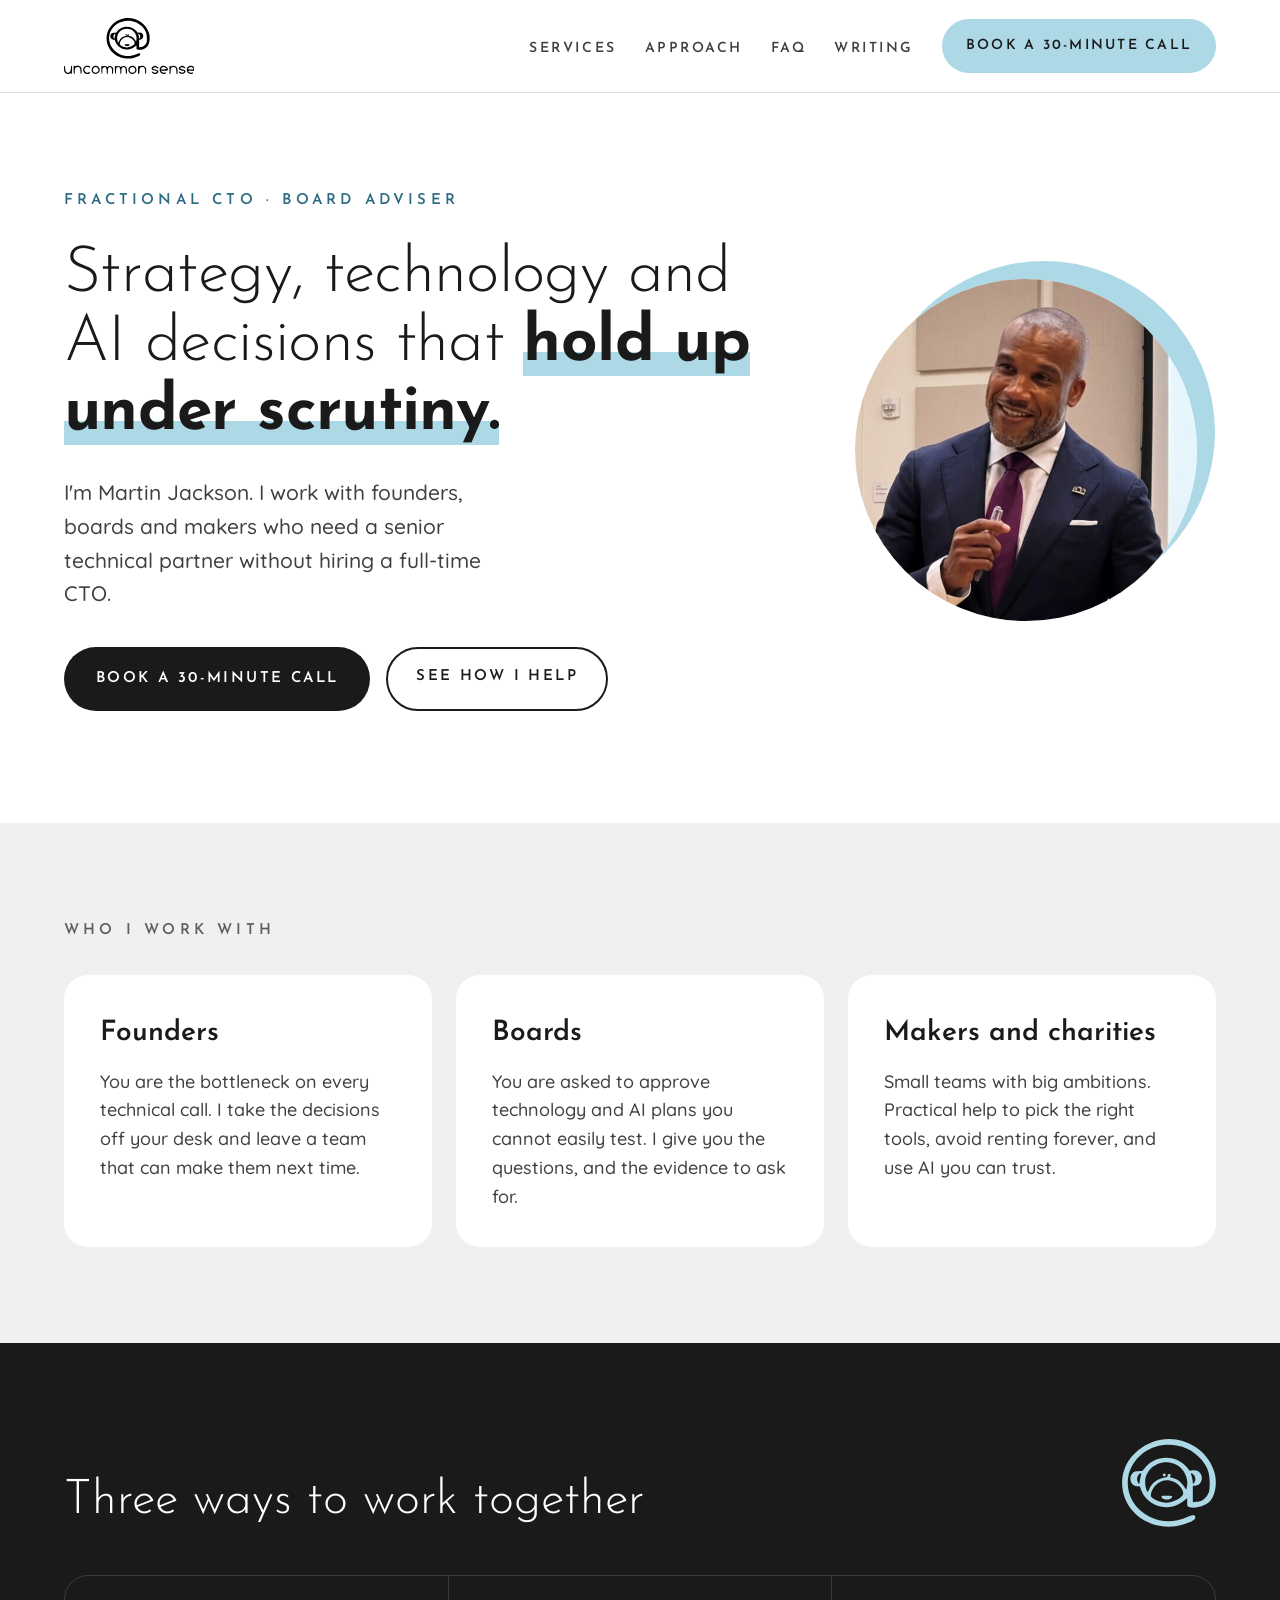
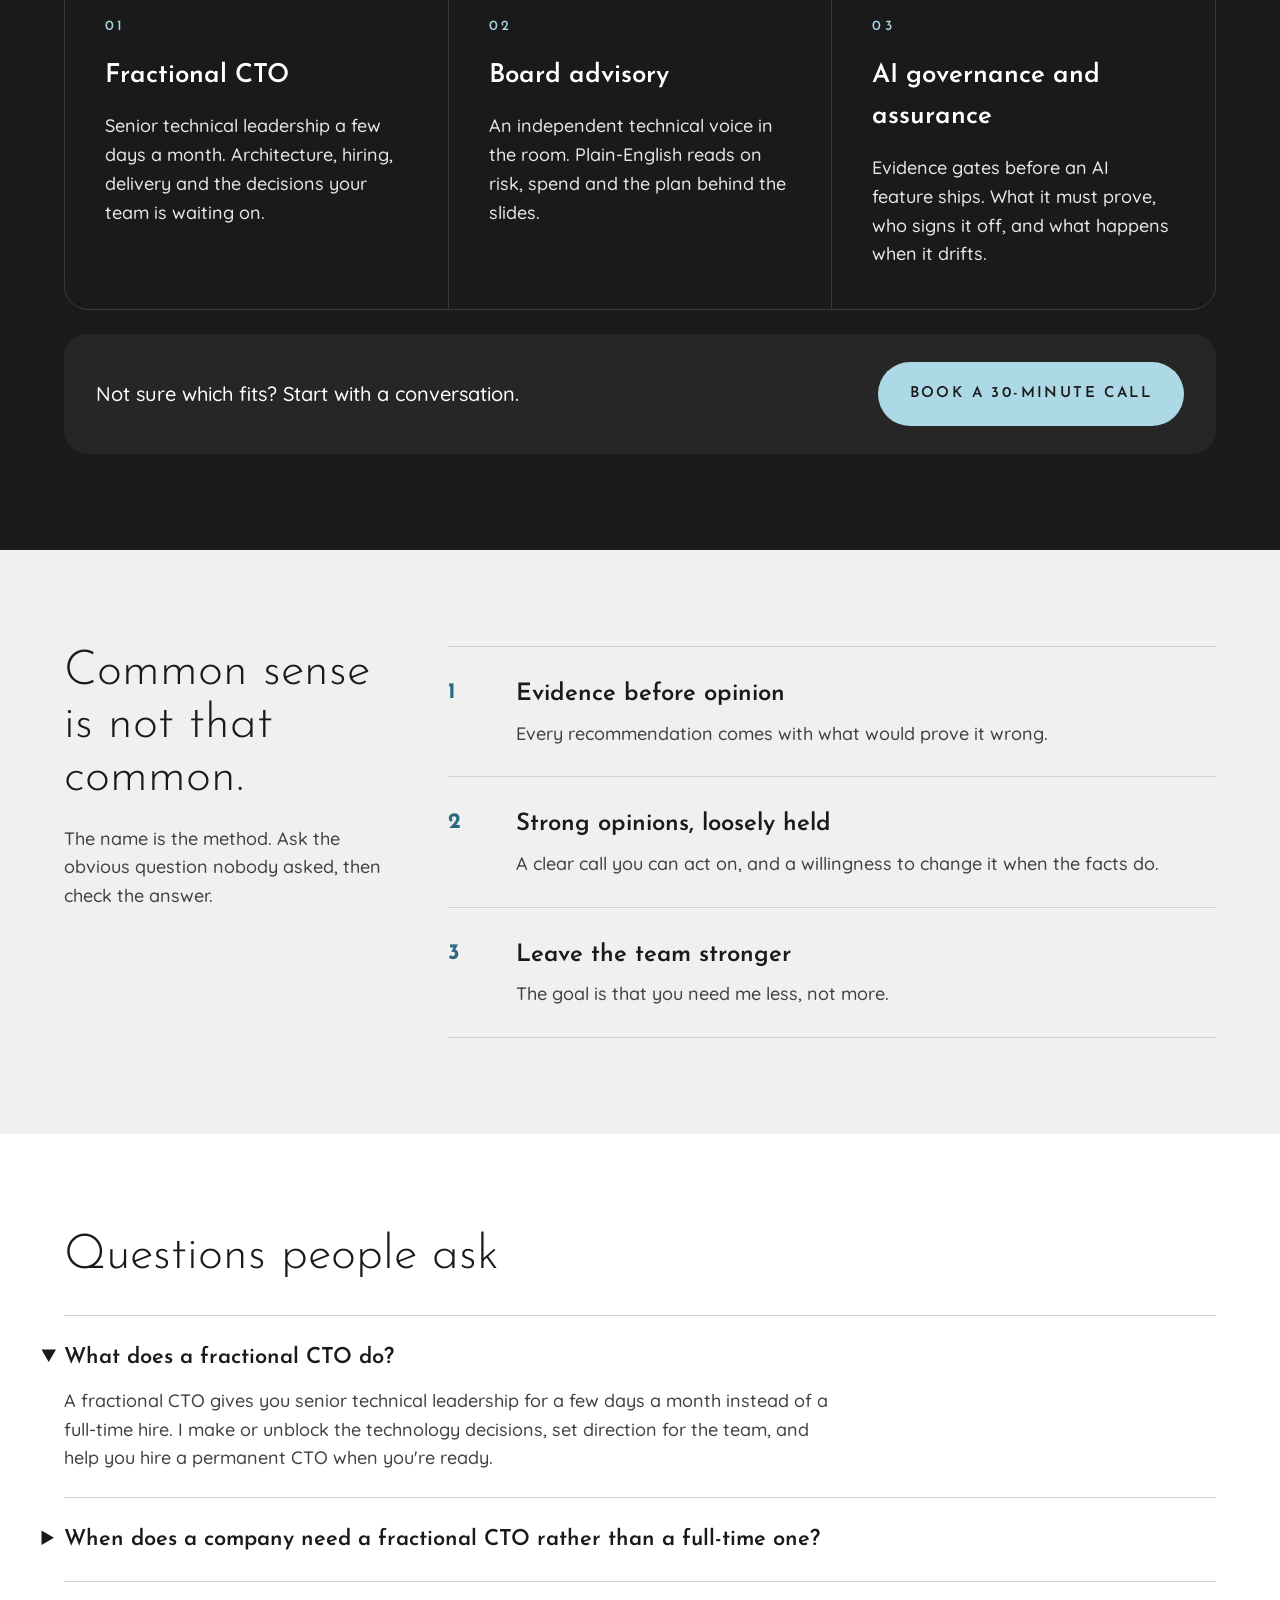
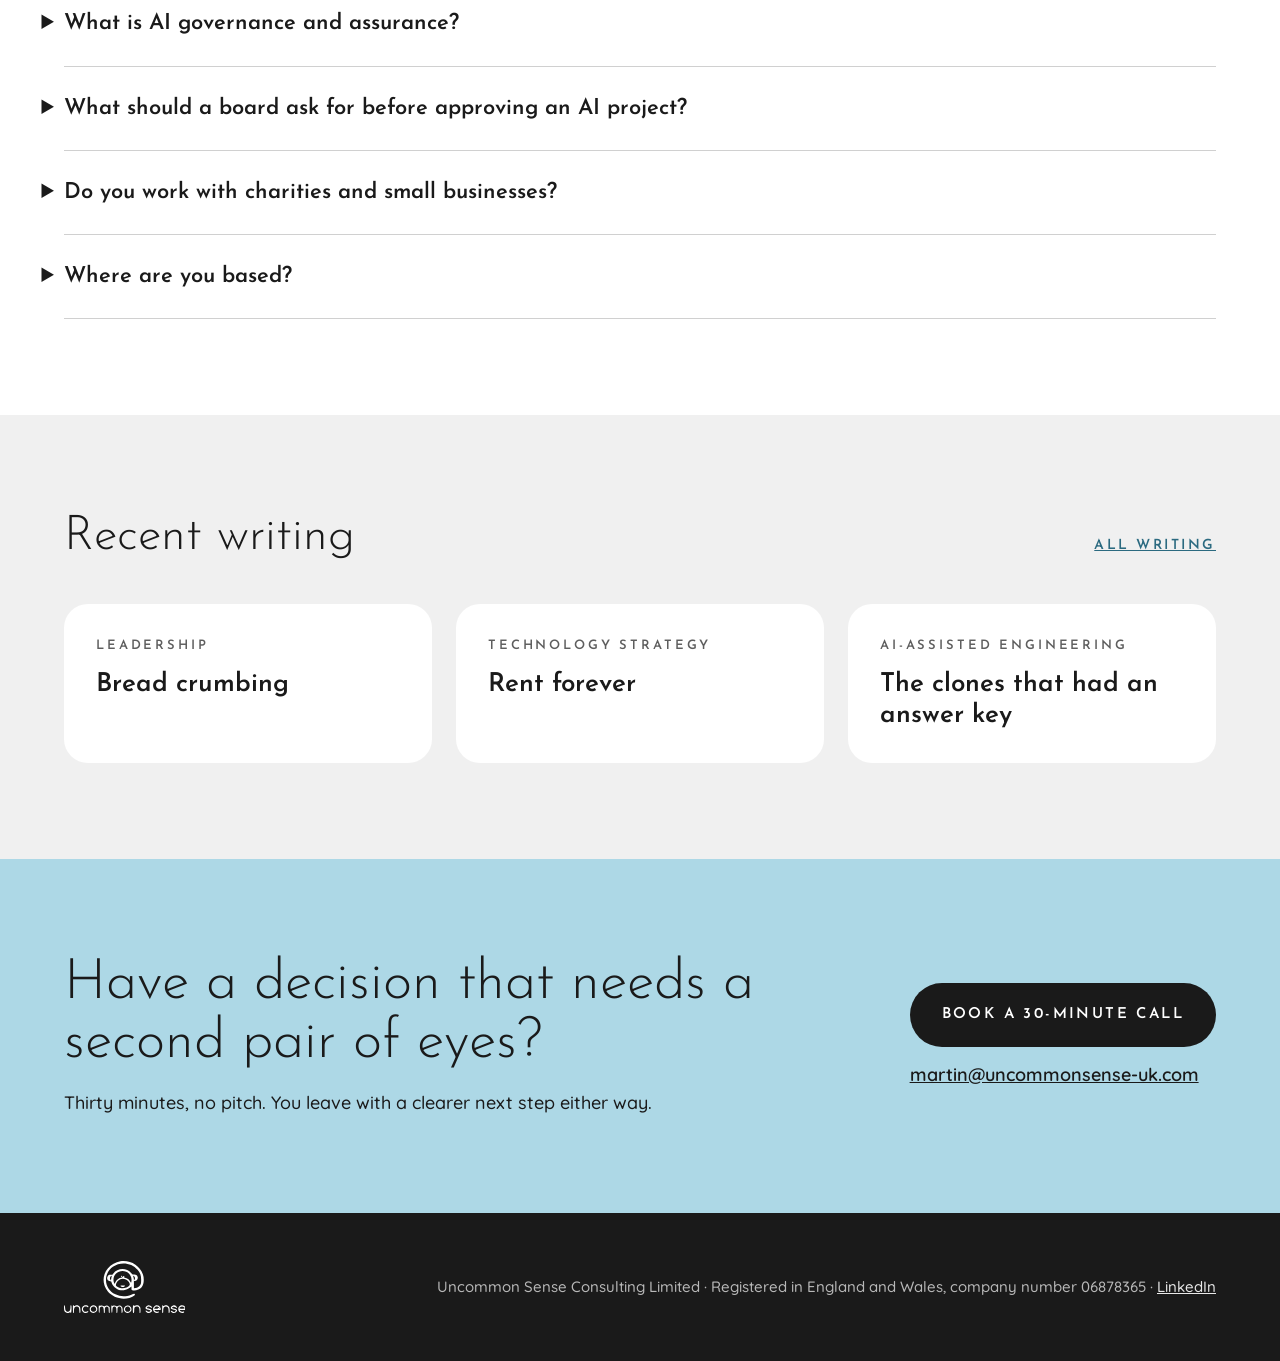
<file: index.html>
<!doctype html>
<html lang="en-GB">
<head>
<meta charset="utf-8">
<meta name="viewport" content="width=device-width, initial-scale=1">
<title>Martin Jackson, Fractional CTO and Board Adviser | Uncommon Sense</title>
<meta name="description" content="Martin Jackson is a fractional CTO and board adviser based in Watford, UK. Strategy, technology and AI decisions that hold up under scrutiny, for founders, boards and makers.">
<link rel="canonical" href="https://uncommonsense-uk.com/">
<link rel="icon" href="favicon.svg" type="image/svg+xml">
<meta name="theme-color" content="#1A1A1A">

<meta property="og:type" content="website">
<meta property="og:site_name" content="Uncommon Sense">
<meta property="og:title" content="Martin Jackson, Fractional CTO and Board Adviser">
<meta property="og:description" content="Strategy, technology and AI decisions that hold up under scrutiny, for founders, boards and makers.">
<meta property="og:url" content="https://uncommonsense-uk.com/">
<meta property="og:image" content="https://uncommonsense-uk.com/assets/og.jpg">
<meta property="og:locale" content="en_GB">
<meta name="twitter:card" content="summary_large_image">

<link rel="preconnect" href="https://fonts.googleapis.com">
<link rel="preconnect" href="https://fonts.gstatic.com" crossorigin>
<link rel="stylesheet" href="https://fonts.googleapis.com/css2?family=Josefin+Sans:wght@300;400;600;700&family=Quicksand:wght@400;500;600&display=swap">
<link rel="stylesheet" href="styles.css">

<!-- Structured data: tells search engines and AI tools who Martin is, what the business does, and the FAQ answers. Keep it in step with the visible page. -->
<script type="application/ld+json">
{
  "@context": "https://schema.org",
  "@graph": [
    {
      "@type": "Person",
      "@id": "https://uncommonsense-uk.com/#martin",
      "name": "Martin Jackson",
      "jobTitle": "Fractional CTO and Board Adviser",
      "description": "Fractional CTO and board adviser. Strategy, technology and AI decisions that hold up under scrutiny, for founders, boards and makers.",
      "url": "https://uncommonsense-uk.com/",
      "image": "https://uncommonsense-uk.com/assets/martin.jpg",
      "email": "mailto:martin@uncommonsense-uk.com",
      "worksFor": { "@id": "https://uncommonsense-uk.com/#business" },
      "alumniOf": { "@type": "CollegeOrUniversity", "name": "Middlesex University" },
      "knowsAbout": ["Fractional CTO", "Technology strategy", "AI governance", "AI assurance", "Board advisory", "DevOps", "Cloud architecture"],
      "sameAs": ["https://www.linkedin.com/in/uncommonsense"]
    },
    {
      "@type": "ProfessionalService",
      "@id": "https://uncommonsense-uk.com/#business",
      "name": "Uncommon Sense Consulting Limited",
      "alternateName": "Uncommon Sense",
      "url": "https://uncommonsense-uk.com/",
      "logo": "https://uncommonsense-uk.com/assets/logo.svg",
      "image": "https://uncommonsense-uk.com/assets/og.jpg",
      "email": "martin@uncommonsense-uk.com",
      "founder": { "@id": "https://uncommonsense-uk.com/#martin" },
      "address": { "@type": "PostalAddress", "addressLocality": "Watford", "addressRegion": "Hertfordshire", "addressCountry": "GB" },
      "areaServed": "GB",
      "identifier": { "@type": "PropertyValue", "propertyID": "UK Companies House number", "value": "06878365" },
      "hasOfferCatalog": {
        "@type": "OfferCatalog",
        "name": "Services",
        "itemListElement": [
          { "@type": "Offer", "itemOffered": { "@type": "Service", "name": "Fractional CTO", "description": "Senior technical leadership a few days a month: architecture, hiring, delivery and the decisions the team is waiting on." } },
          { "@type": "Offer", "itemOffered": { "@type": "Service", "name": "Board advisory", "description": "An independent technical voice on the board: plain-English reads on technology risk, spend and plans." } },
          { "@type": "Offer", "itemOffered": { "@type": "Service", "name": "AI governance and assurance", "description": "Evidence gates before an AI feature ships: what it must prove, who signs it off, and what happens when it drifts." } }
        ]
      },
      "potentialAction": { "@type": "ReserveAction", "name": "Book a 30-minute call", "target": "https://calendly.com/martin-uncommonsense-uk/30min" }
    },
    {
      "@type": "FAQPage",
      "@id": "https://uncommonsense-uk.com/#faq",
      "mainEntity": [
        { "@type": "Question", "name": "What does a fractional CTO do?", "acceptedAnswer": { "@type": "Answer", "text": "A fractional CTO gives you senior technical leadership for a few days a month instead of a full-time hire. I make or unblock the technology decisions, set direction for the team, and help you hire a permanent CTO when you're ready." } },
        { "@type": "Question", "name": "When does a company need a fractional CTO rather than a full-time one?", "acceptedAnswer": { "@type": "Answer", "text": "When the technical decisions are bigger than the budget for a full-time CTO. Common moments are before a funding round, a first engineering hire, a platform rebuild, or an AI feature going to customers." } },
        { "@type": "Question", "name": "What is AI governance and assurance?", "acceptedAnswer": { "@type": "Answer", "text": "It's how you show an AI feature is safe to ship, and that it stays safe afterwards. I set the evidence it has to produce before release, who signs it off, and how you spot drift once it's live." } },
        { "@type": "Question", "name": "What should a board ask for before approving an AI project?", "acceptedAnswer": { "@type": "Answer", "text": "Evidence, not a demo. A board should see what the system has to prove, how it was tested, who owns it when it goes wrong, and what it costs to run each year." } },
        { "@type": "Question", "name": "Do you work with charities and small businesses?", "acceptedAnswer": { "@type": "Answer", "text": "Yes. I sit on charity boards and work with makers and small teams, and the advice is sized to the budget, which often means fewer tools, not more." } },
        { "@type": "Question", "name": "Where are you based?", "acceptedAnswer": { "@type": "Answer", "text": "Watford, just outside London. I work with clients across the UK, in person or remotely." } }
      ]
    }
  ]
}
</script>
<!-- Cloudflare Web Analytics --><script type='module' src='https://static.cloudflareinsights.com/beacon.min.js' data-cf-beacon='{"token": "bb5d993453f34cdc9aaf4699ba7a2c94"}'></script><!-- End Cloudflare Web Analytics -->
</head>
<body>

<header class="site-header">
  <nav class="wrap nav" aria-label="Main">
    <a href="/"><img src="assets/logo.svg" alt="Uncommon Sense home" width="130" height="56"></a>
    <ul>
      <li><a href="#services">Services</a></li>
      <li><a href="#approach">Approach</a></li>
      <li><a href="#faq">FAQ</a></li>
      <li><a href="#writing">Writing</a></li>
      <li><a class="btn btn-blue" href="https://calendly.com/martin-uncommonsense-uk/30min">Book a 30-minute call</a></li>
    </ul>
  </nav>
</header>

<main>

<section class="white">
  <div class="wrap hero">
    <div class="hero-copy">
      <p class="eyebrow">Fractional CTO · Board adviser</p>
      <h1>Strategy, technology and AI decisions that <strong>hold up under scrutiny.</strong></h1>
      <p class="lead">I'm Martin Jackson. I work with founders, boards and makers who need a senior technical partner without hiring a full-time CTO.</p>
      <div class="actions">
        <a class="btn btn-dark" href="https://calendly.com/martin-uncommonsense-uk/30min">Book a 30-minute call</a>
        <a class="btn btn-outline" href="#services">See how I help</a>
      </div>
    </div>
    <div class="hero-photo">
      <div class="photo">
        <div class="photo-clip"><img src="assets/martin.jpg" alt="Martin Jackson speaking at an event" width="640" height="640"></div>
      </div>
    </div>
  </div>
</section>

<section class="section" aria-labelledby="who">
  <div class="wrap">
    <h2 id="who" class="eyebrow">Who I work with</h2>
    <div class="grid">
      <div class="card">
        <h3>Founders</h3>
        <p>You are the bottleneck on every technical call. I take the decisions off your desk and leave a team that can make them next time.</p>
      </div>
      <div class="card">
        <h3>Boards</h3>
        <p>You are asked to approve technology and AI plans you cannot easily test. I give you the questions, and the evidence to ask for.</p>
      </div>
      <div class="card">
        <h3>Makers and charities</h3>
        <p>Small teams with big ambitions. Practical help to pick the right tools, avoid renting forever, and use AI you can trust.</p>
      </div>
    </div>
  </div>
</section>

<section id="services" class="section dark" aria-labelledby="services-h">
  <div class="wrap">
    <div class="services-head">
      <h2 id="services-h" class="h2">Three ways to work together</h2>
      <img src="assets/mark-blue.svg" alt="" aria-hidden="true" width="94" height="88">
    </div>
    <div class="services">
      <article class="service">
        <p class="num">01</p>
        <h3>Fractional CTO</h3>
        <p>Senior technical leadership a few days a month. Architecture, hiring, delivery and the decisions your team is waiting on.</p>
      </article>
      <article class="service">
        <p class="num">02</p>
        <h3>Board advisory</h3>
        <p>An independent technical voice in the room. Plain-English reads on risk, spend and the plan behind the slides.</p>
      </article>
      <article class="service">
        <p class="num">03</p>
        <h3>AI governance and assurance</h3>
        <p>Evidence gates before an AI feature ships. What it must prove, who signs it off, and what happens when it drifts.</p>
      </article>
    </div>
    <div class="services-cta">
      <p>Not sure which fits? Start with a conversation.</p>
      <a class="btn btn-blue" href="https://calendly.com/martin-uncommonsense-uk/30min">Book a 30-minute call</a>
    </div>
  </div>
</section>

<section id="approach" class="section" aria-labelledby="approach-h">
  <div class="wrap approach">
    <div class="approach-intro">
      <h2 id="approach-h" class="h2">Common sense is not that common.</h2>
      <p>The name is the method. Ask the obvious question nobody asked, then check the answer.</p>
    </div>
    <ol class="principles">
      <li><div><h3>Evidence before opinion</h3><p>Every recommendation comes with what would prove it wrong.</p></div></li>
      <li><div><h3>Strong opinions, loosely held</h3><p>A clear call you can act on, and a willingness to change it when the facts do.</p></div></li>
      <li><div><h3>Leave the team stronger</h3><p>The goal is that you need me less, not more.</p></div></li>
    </ol>
  </div>
</section>

<!--
  QUOTES: hidden until there are three real recommendations to show. To switch on, remove the
  comment markers around this section and replace each [ ] with the real words, name and role.
  Only use quotes the person has agreed to have on the site.

<section class="section grey" aria-labelledby="proof-h">
  <div class="wrap">
    <h2 id="proof-h" class="h2" style="margin-bottom: 40px">What people say</h2>
    <div class="grid">
      <figure class="card quote">
        <blockquote>"[Quote from a founder or client]"</blockquote>
        <figcaption><strong>[Name]</strong><span>[Role, Organisation]</span></figcaption>
      </figure>
      <figure class="card quote">
        <blockquote>"[Quote from a board or trustee colleague]"</blockquote>
        <figcaption><strong>[Name]</strong><span>[Role, Organisation]</span></figcaption>
      </figure>
      <figure class="card quote">
        <blockquote>"[Quote from a technical leader]"</blockquote>
        <figcaption><strong>[Name]</strong><span>[Role, Organisation]</span></figcaption>
      </figure>
    </div>
  </div>
</section>
-->

<section id="faq" class="section white" aria-labelledby="faq-h">
  <div class="wrap">
    <h2 id="faq-h" class="h2" style="margin-bottom: 32px">Questions people ask</h2>
    <div class="faq">
      <details open>
        <summary>What does a fractional CTO do?</summary>
        <p>A fractional CTO gives you senior technical leadership for a few days a month instead of a full-time hire. I make or unblock the technology decisions, set direction for the team, and help you hire a permanent CTO when you're ready.</p>
      </details>
      <details>
        <summary>When does a company need a fractional CTO rather than a full-time one?</summary>
        <p>When the technical decisions are bigger than the budget for a full-time CTO. Common moments are before a funding round, a first engineering hire, a platform rebuild, or an AI feature going to customers.</p>
      </details>
      <details>
        <summary>What is AI governance and assurance?</summary>
        <p>It's how you show an AI feature is safe to ship, and that it stays safe afterwards. I set the evidence it has to produce before release, who signs it off, and how you spot drift once it's live.</p>
      </details>
      <details>
        <summary>What should a board ask for before approving an AI project?</summary>
        <p>Evidence, not a demo. A board should see what the system has to prove, how it was tested, who owns it when it goes wrong, and what it costs to run each year.</p>
      </details>
      <details>
        <summary>Do you work with charities and small businesses?</summary>
        <p>Yes. I sit on charity boards and work with makers and small teams, and the advice is sized to the budget, which often means fewer tools, not more.</p>
      </details>
      <details>
        <summary>Where are you based?</summary>
        <p>Watford, just outside London. I work with clients across the UK, in person or remotely.</p>
      </details>
    </div>
  </div>
</section>

<section id="writing" class="section" aria-labelledby="writing-h">
  <div class="wrap">
    <div class="writing-head">
      <h2 id="writing-h" class="h2">Recent writing</h2>
      <a href="/writing/">All writing</a>
    </div>
    <div class="grid">
<!-- writing:start -->
      <a class="post" href="/writing/bread-crumbing/"><span class="tag">Leadership</span><span class="title">Bread crumbing</span></a>
      <a class="post" href="/writing/rent-forever/"><span class="tag">Technology strategy</span><span class="title">Rent forever</span></a>
      <a class="post" href="/writing/artcraft-answer-key/"><span class="tag">AI-assisted engineering</span><span class="title">The clones that had an answer key</span></a>
<!-- writing:end -->
    </div>
  </div>
</section>

<section id="contact" class="section contact" aria-labelledby="contact-h">
  <div class="wrap">
    <div class="contact-copy">
      <h2 id="contact-h">Have a decision that needs a second pair of eyes?</h2>
      <p>Thirty minutes, no pitch. You leave with a clearer next step either way.</p>
    </div>
    <div class="contact-actions">
      <a class="btn btn-dark" href="https://calendly.com/martin-uncommonsense-uk/30min">Book a 30-minute call</a>
      <a href="mailto:martin@uncommonsense-uk.com">martin@uncommonsense-uk.com</a>
    </div>
  </div>
</section>

</main>

<footer class="site-footer">
  <div class="wrap">
    <img src="assets/logo-white.svg" alt="Uncommon Sense" width="121" height="52">
    <p>Uncommon Sense Consulting Limited · Registered in England and Wales, company number 06878365 · <a href="https://www.linkedin.com/in/uncommonsense">LinkedIn</a></p>
  </div>
</footer>

</body>
</html>
</file>
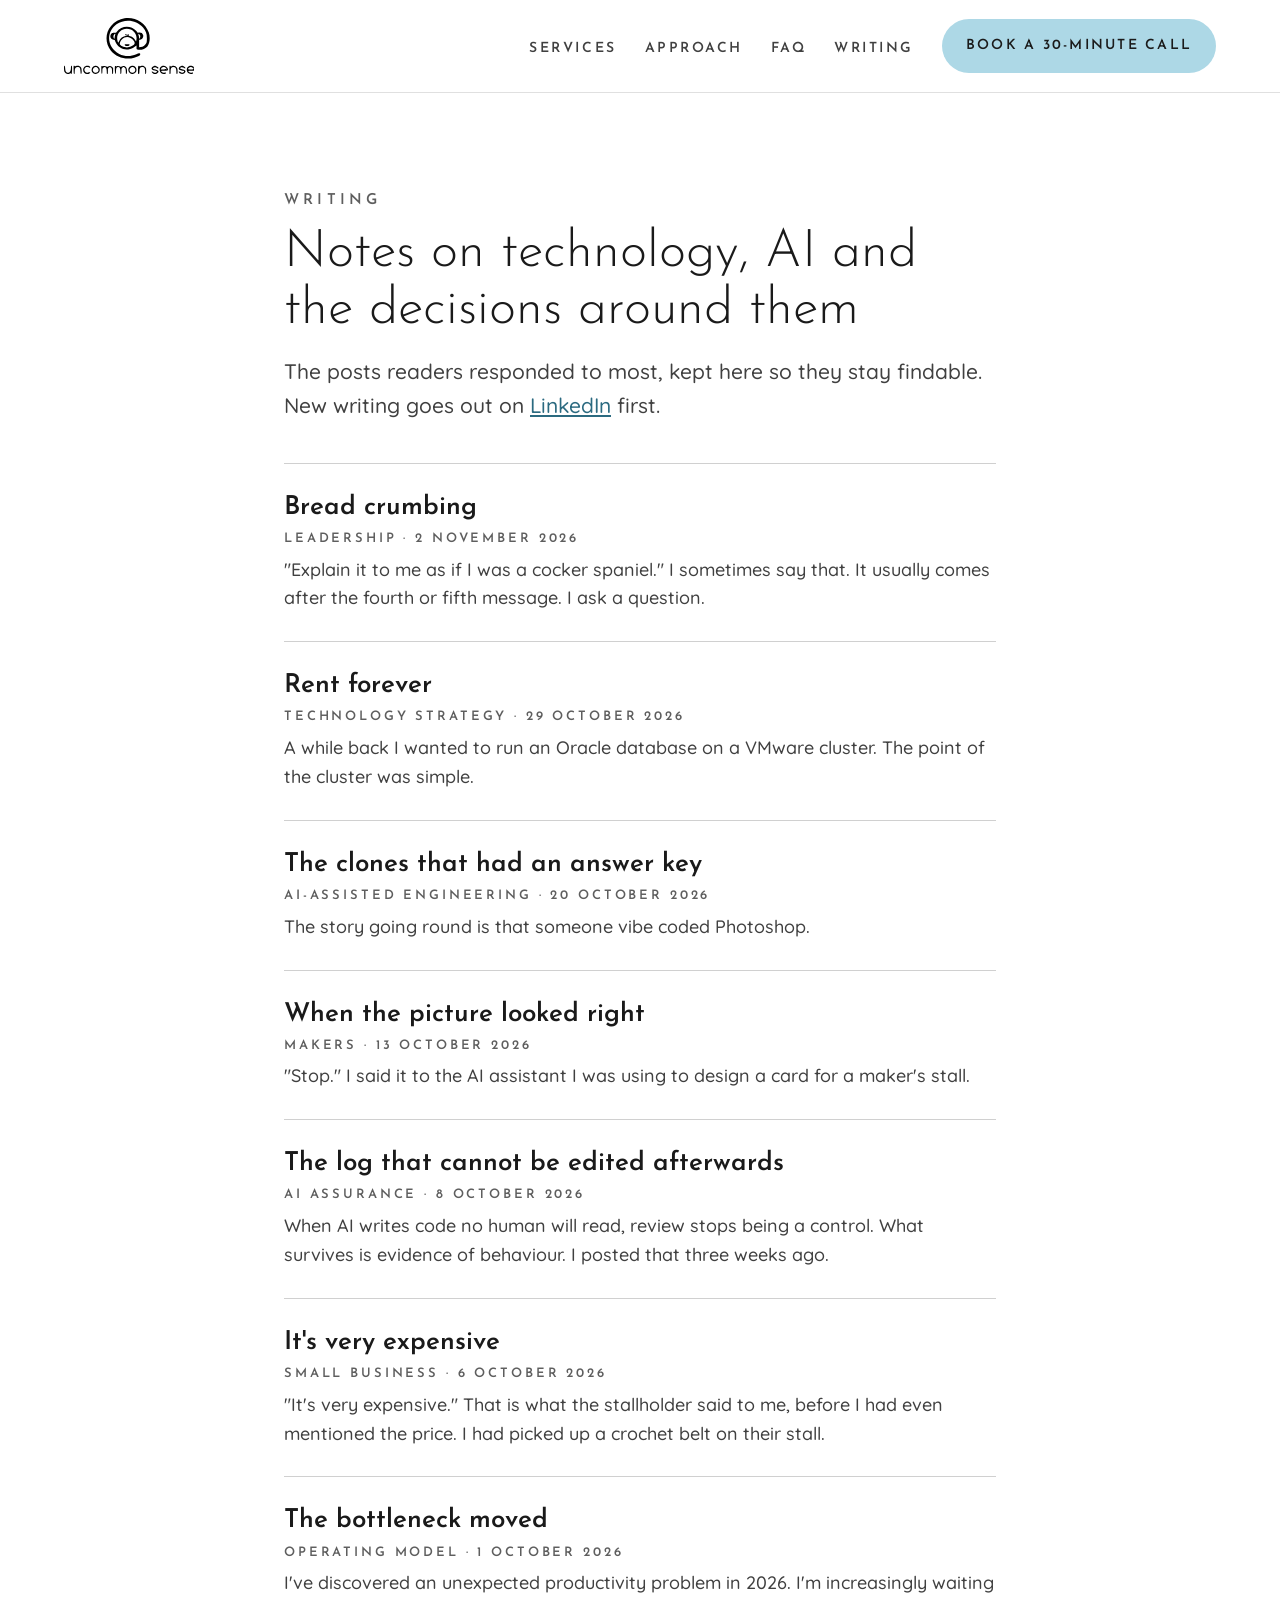
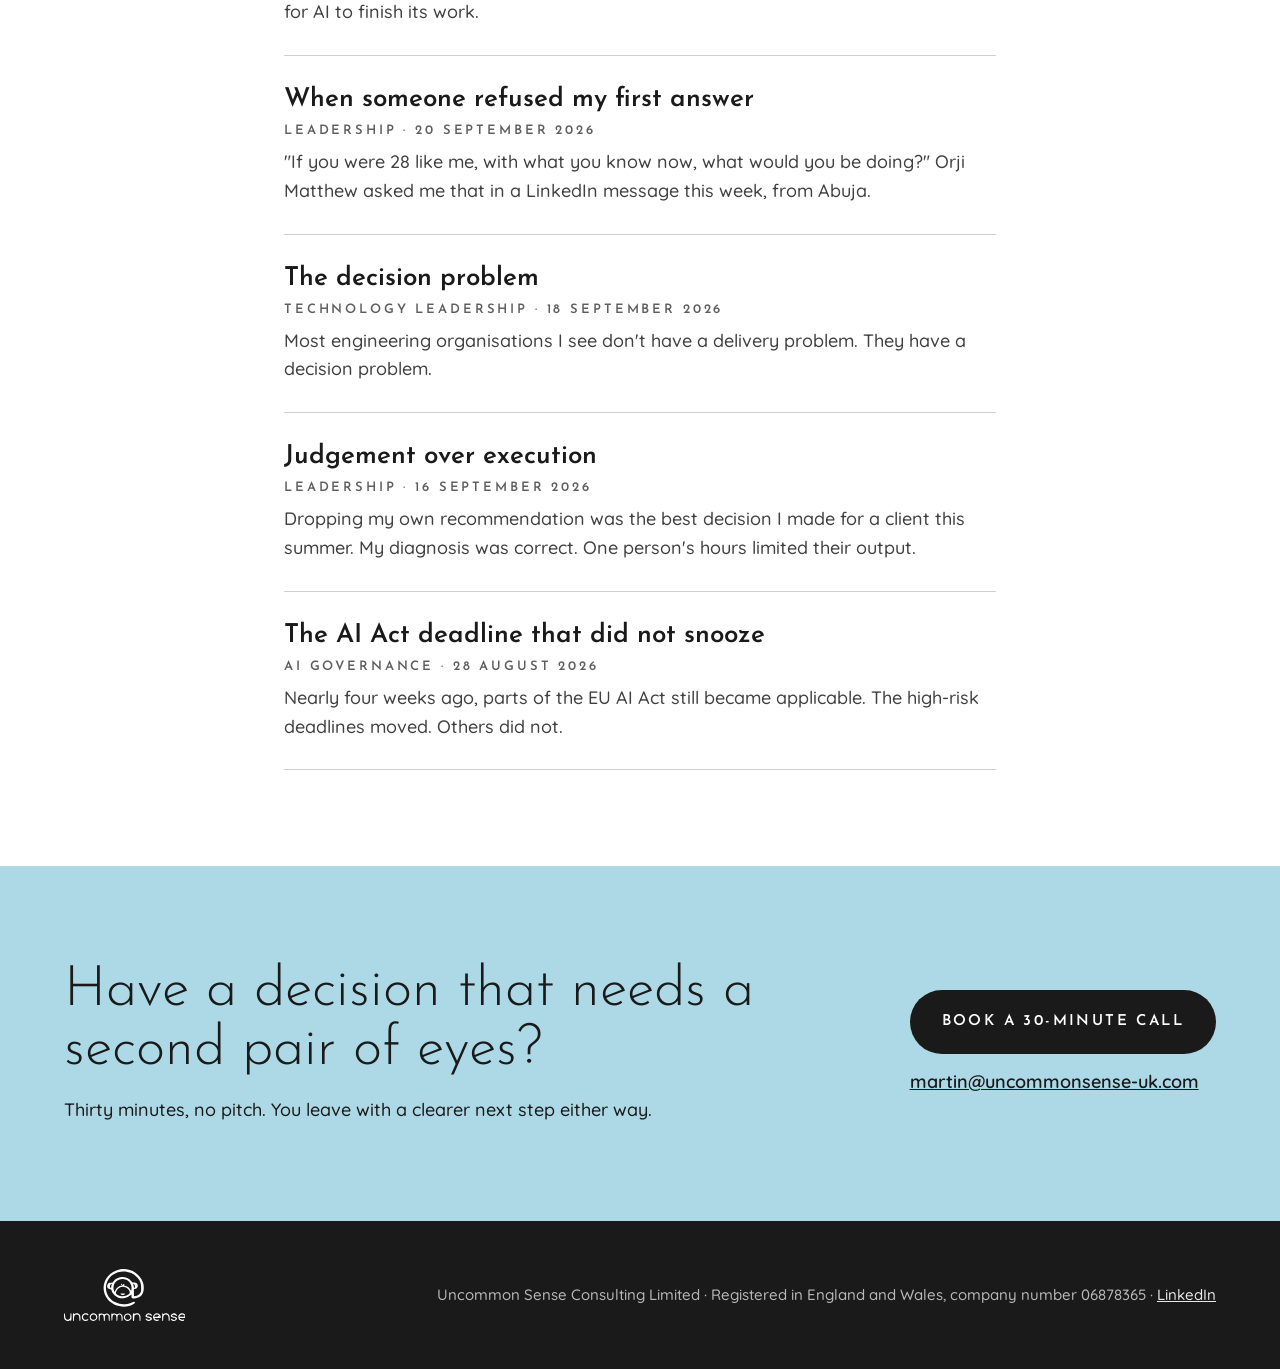
<file: writing/index.html>
<!doctype html>
<html lang="en-GB">
<head>
<meta charset="utf-8">
<meta name="viewport" content="width=device-width, initial-scale=1">
<title>Writing | Martin Jackson, Uncommon Sense</title>
<meta name="description" content="Writing by Martin Jackson on technology strategy, AI governance and assurance, and the decisions boards and founders make about them.">
<link rel="canonical" href="https://uncommonsense-uk.com/writing/">
<link rel="icon" href="/favicon.svg" type="image/svg+xml">
<meta name="theme-color" content="#1A1A1A">
<meta property="og:type" content="website">
<meta property="og:site_name" content="Uncommon Sense">
<meta property="og:title" content="Writing">
<meta property="og:description" content="Writing by Martin Jackson on technology strategy, AI governance and assurance, and the decisions boards and founders make about them.">
<meta property="og:url" content="https://uncommonsense-uk.com/writing/">
<meta property="og:image" content="https://uncommonsense-uk.com/assets/og.jpg">
<meta property="og:locale" content="en_GB">
<meta name="twitter:card" content="summary_large_image">
<link rel="preconnect" href="https://fonts.googleapis.com">
<link rel="preconnect" href="https://fonts.gstatic.com" crossorigin>
<link rel="stylesheet" href="https://fonts.googleapis.com/css2?family=Josefin+Sans:wght@300;400;600;700&family=Quicksand:wght@400;500;600&display=swap">
<link rel="stylesheet" href="/styles.css">
<script type="application/ld+json">
{
  "@context": "https://schema.org",
  "@type": "Blog",
  "name": "Writing by Martin Jackson",
  "url": "https://uncommonsense-uk.com/writing/",
  "author": {
    "@id": "https://uncommonsense-uk.com/#martin"
  },
  "blogPost": [
    {
      "@type": "BlogPosting",
      "headline": "Bread crumbing",
      "url": "https://uncommonsense-uk.com/writing/bread-crumbing/",
      "datePublished": "2026-11-02"
    },
    {
      "@type": "BlogPosting",
      "headline": "Rent forever",
      "url": "https://uncommonsense-uk.com/writing/rent-forever/",
      "datePublished": "2026-10-29"
    },
    {
      "@type": "BlogPosting",
      "headline": "The clones that had an answer key",
      "url": "https://uncommonsense-uk.com/writing/artcraft-answer-key/",
      "datePublished": "2026-10-20"
    },
    {
      "@type": "BlogPosting",
      "headline": "When the picture looked right",
      "url": "https://uncommonsense-uk.com/writing/when-the-picture-looked-right/",
      "datePublished": "2026-10-13"
    },
    {
      "@type": "BlogPosting",
      "headline": "The log that cannot be edited afterwards",
      "url": "https://uncommonsense-uk.com/writing/log-that-cannot-be-edited/",
      "datePublished": "2026-10-08"
    },
    {
      "@type": "BlogPosting",
      "headline": "It's very expensive",
      "url": "https://uncommonsense-uk.com/writing/its-very-expensive/",
      "datePublished": "2026-10-06"
    },
    {
      "@type": "BlogPosting",
      "headline": "The bottleneck moved",
      "url": "https://uncommonsense-uk.com/writing/bottleneck-moved/",
      "datePublished": "2026-10-01"
    },
    {
      "@type": "BlogPosting",
      "headline": "When someone refused my first answer",
      "url": "https://uncommonsense-uk.com/writing/refuse-the-first-answer/",
      "datePublished": "2026-09-20"
    },
    {
      "@type": "BlogPosting",
      "headline": "The decision problem",
      "url": "https://uncommonsense-uk.com/writing/decision-problem/",
      "datePublished": "2026-09-18"
    },
    {
      "@type": "BlogPosting",
      "headline": "Judgement over execution",
      "url": "https://uncommonsense-uk.com/writing/judgement-over-execution/",
      "datePublished": "2026-09-16"
    },
    {
      "@type": "BlogPosting",
      "headline": "The AI Act deadline that did not snooze",
      "url": "https://uncommonsense-uk.com/writing/ai-act-snooze/",
      "datePublished": "2026-08-28"
    }
  ]
}
</script>
<!-- Cloudflare Web Analytics --><script type='module' src='https://static.cloudflareinsights.com/beacon.min.js' data-cf-beacon='{"token": "bb5d993453f34cdc9aaf4699ba7a2c94"}'></script><!-- End Cloudflare Web Analytics -->
</head>
<body>

<header class="site-header">
  <nav class="wrap nav" aria-label="Main">
    <a href="/"><img src="/assets/logo.svg" alt="Uncommon Sense home" width="130" height="56"></a>
    <ul>
      <li><a href="/#services">Services</a></li>
      <li><a href="/#approach">Approach</a></li>
      <li><a href="/#faq">FAQ</a></li>
      <li><a href="/writing/">Writing</a></li>
      <li><a class="btn btn-blue" href="https://calendly.com/martin-uncommonsense-uk/30min">Book a 30-minute call</a></li>
    </ul>
  </nav>
</header>

<main>

<section class="section white">
  <div class="wrap article-wrap">
    <p class="eyebrow">Writing</p>
    <h1>Notes on technology, AI and the decisions around them</h1>
    <p class="lead">The posts readers responded to most, kept here so they stay findable. New writing goes out on <a href="https://www.linkedin.com/in/uncommonsense">LinkedIn</a> first.</p>
    <ul class="writing-list">
      <li><a href="/writing/bread-crumbing/">Bread crumbing</a><span>Leadership · 2 November 2026</span><p>&quot;Explain it to me as if I was a cocker spaniel.&quot; I sometimes say that. It usually comes after the fourth or fifth message. I ask a question.</p></li>
      <li><a href="/writing/rent-forever/">Rent forever</a><span>Technology strategy · 29 October 2026</span><p>A while back I wanted to run an Oracle database on a VMware cluster. The point of the cluster was simple.</p></li>
      <li><a href="/writing/artcraft-answer-key/">The clones that had an answer key</a><span>AI-assisted engineering · 20 October 2026</span><p>The story going round is that someone vibe coded Photoshop.</p></li>
      <li><a href="/writing/when-the-picture-looked-right/">When the picture looked right</a><span>Makers · 13 October 2026</span><p>&quot;Stop.&quot; I said it to the AI assistant I was using to design a card for a maker&#x27;s stall.</p></li>
      <li><a href="/writing/log-that-cannot-be-edited/">The log that cannot be edited afterwards</a><span>AI assurance · 8 October 2026</span><p>When AI writes code no human will read, review stops being a control. What survives is evidence of behaviour. I posted that three weeks ago.</p></li>
      <li><a href="/writing/its-very-expensive/">It&#x27;s very expensive</a><span>Small business · 6 October 2026</span><p>&quot;It&#x27;s very expensive.&quot; That is what the stallholder said to me, before I had even mentioned the price. I had picked up a crochet belt on their stall.</p></li>
      <li><a href="/writing/bottleneck-moved/">The bottleneck moved</a><span>Operating model · 1 October 2026</span><p>I&#x27;ve discovered an unexpected productivity problem in 2026. I&#x27;m increasingly waiting for AI to finish its work.</p></li>
      <li><a href="/writing/refuse-the-first-answer/">When someone refused my first answer</a><span>Leadership · 20 September 2026</span><p>&quot;If you were 28 like me, with what you know now, what would you be doing?&quot; Orji Matthew asked me that in a LinkedIn message this week, from Abuja.</p></li>
      <li><a href="/writing/decision-problem/">The decision problem</a><span>Technology leadership · 18 September 2026</span><p>Most engineering organisations I see don&#x27;t have a delivery problem. They have a decision problem.</p></li>
      <li><a href="/writing/judgement-over-execution/">Judgement over execution</a><span>Leadership · 16 September 2026</span><p>Dropping my own recommendation was the best decision I made for a client this summer. My diagnosis was correct. One person&#x27;s hours limited their output.</p></li>
      <li><a href="/writing/ai-act-snooze/">The AI Act deadline that did not snooze</a><span>AI governance · 28 August 2026</span><p>Nearly four weeks ago, parts of the EU AI Act still became applicable. The high-risk deadlines moved. Others did not.</p></li>
    </ul>
  </div>
</section>

<section class="section contact" aria-labelledby="contact-h">
  <div class="wrap">
    <div class="contact-copy">
      <h2 id="contact-h">Have a decision that needs a second pair of eyes?</h2>
      <p>Thirty minutes, no pitch. You leave with a clearer next step either way.</p>
    </div>
    <div class="contact-actions">
      <a class="btn btn-dark" href="https://calendly.com/martin-uncommonsense-uk/30min">Book a 30-minute call</a>
      <a href="mailto:martin@uncommonsense-uk.com">martin@uncommonsense-uk.com</a>
    </div>
  </div>
</section>

</main>

<footer class="site-footer">
  <div class="wrap">
    <img src="/assets/logo-white.svg" alt="Uncommon Sense" width="121" height="52">
    <p>Uncommon Sense Consulting Limited · Registered in England and Wales, company number 06878365 · <a href="https://www.linkedin.com/in/uncommonsense">LinkedIn</a></p>
  </div>
</footer>

</body>
</html>
</file>
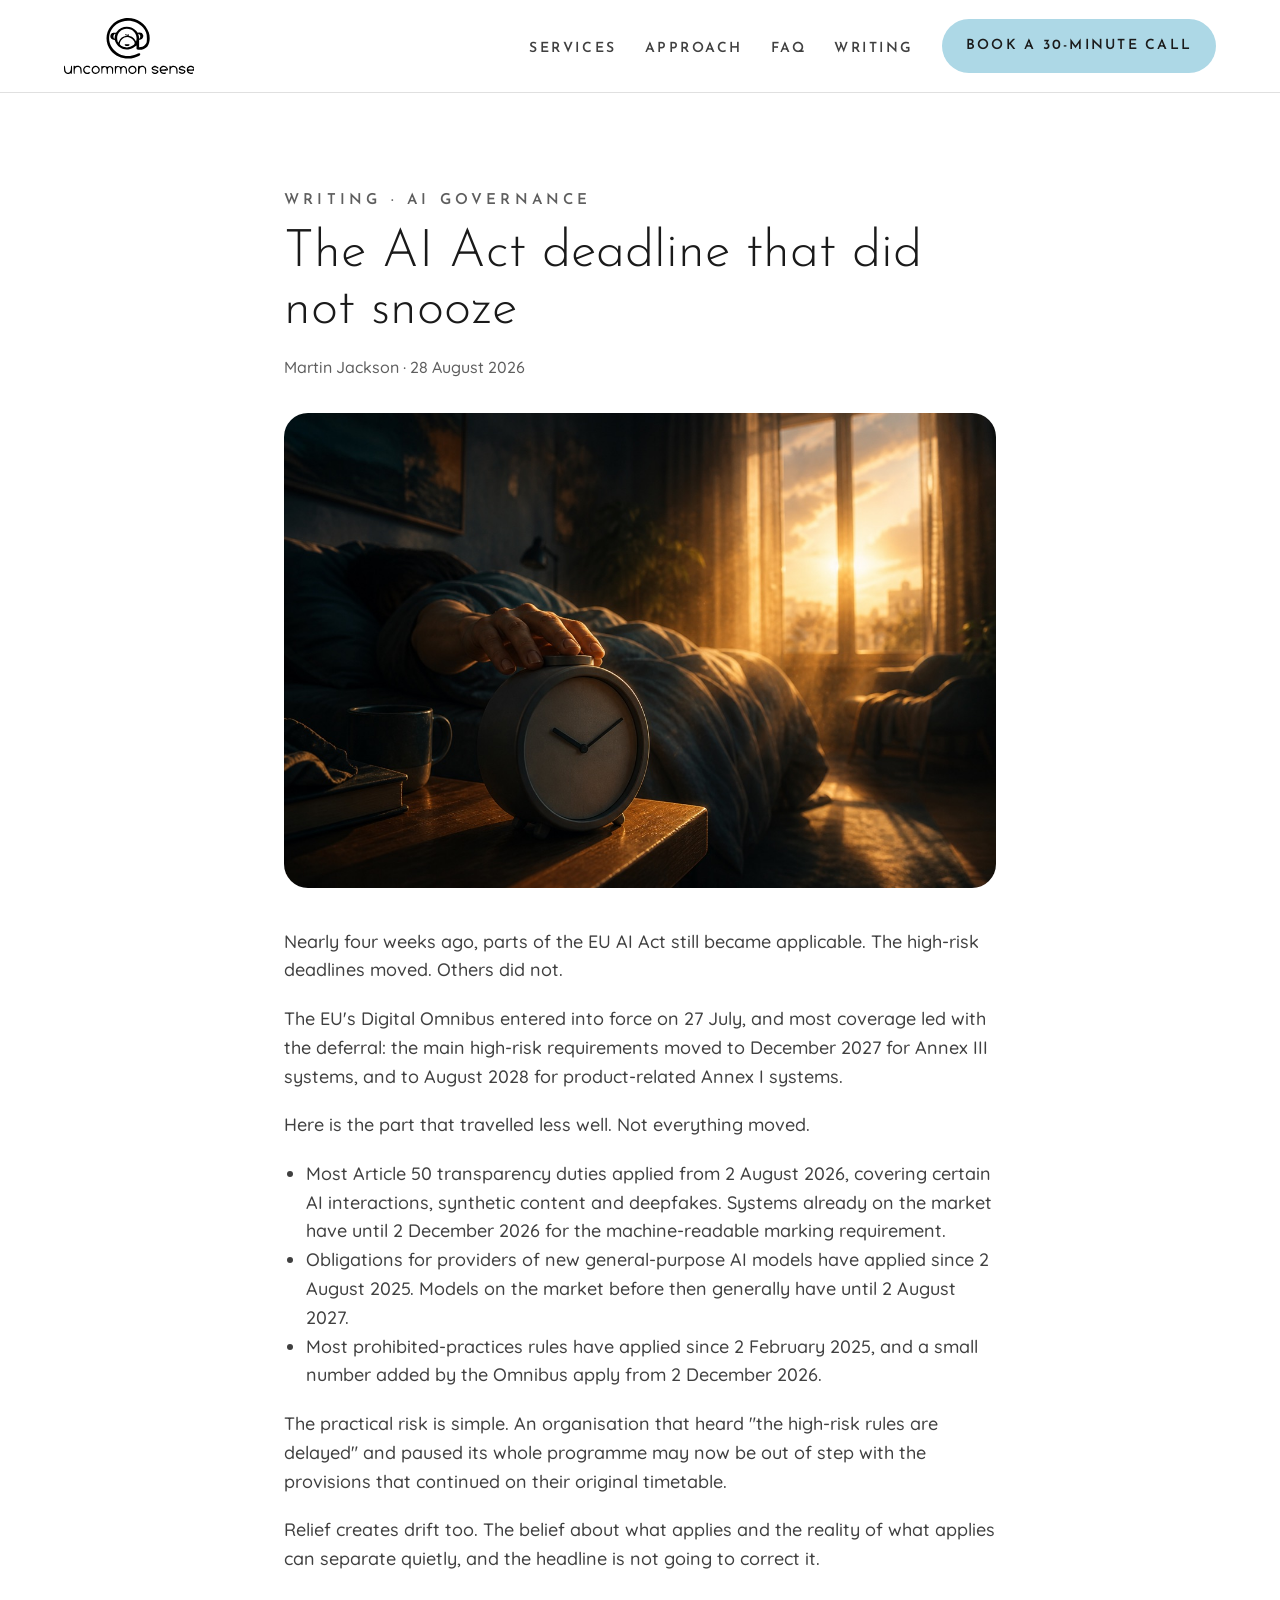
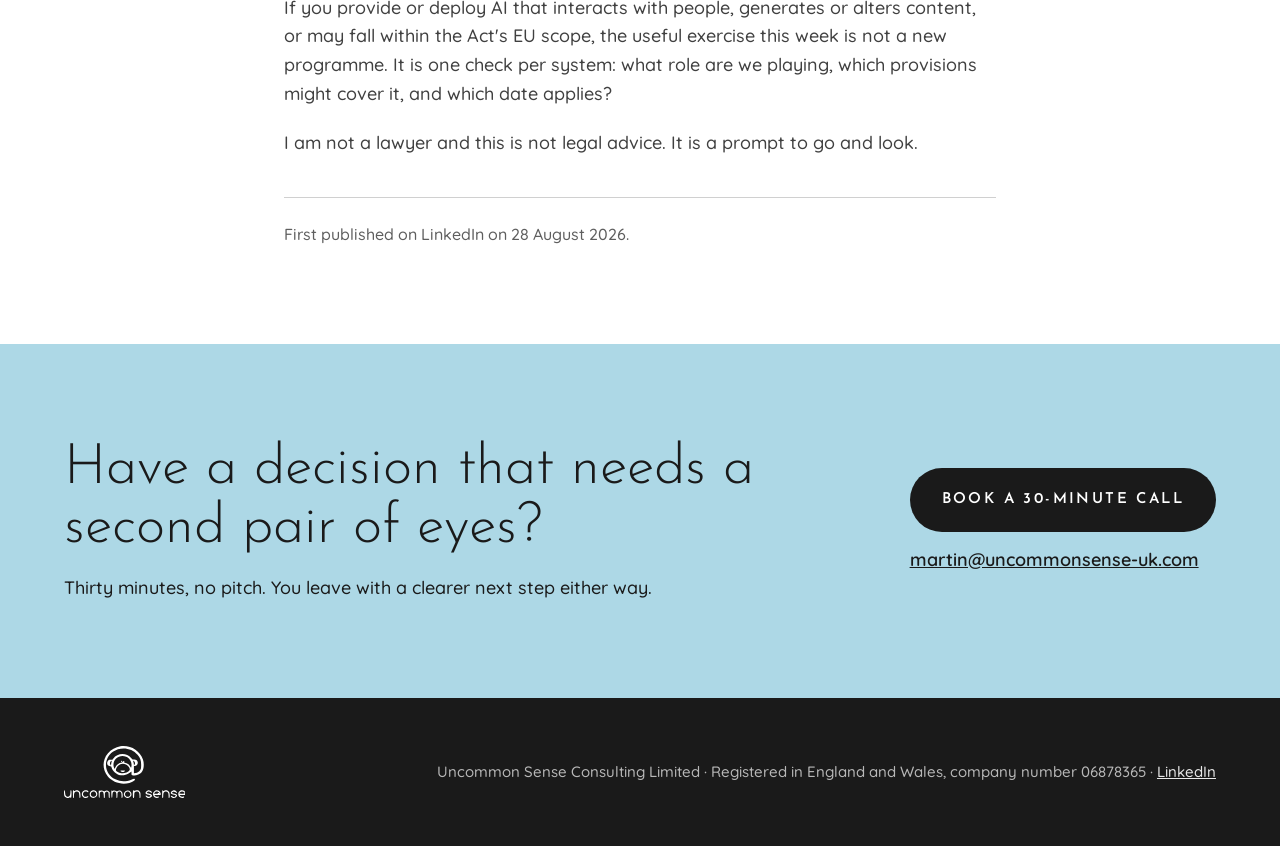
<file: writing/ai-act-snooze/index.html>
<!doctype html>
<html lang="en-GB">
<head>
<meta charset="utf-8">
<meta name="viewport" content="width=device-width, initial-scale=1">
<title>The AI Act deadline that did not snooze | Martin Jackson, Uncommon Sense</title>
<meta name="description" content="Nearly four weeks ago, parts of the EU AI Act still became applicable. The high-risk deadlines moved. Others did not.">
<link rel="canonical" href="https://uncommonsense-uk.com/writing/ai-act-snooze/">
<link rel="icon" href="/favicon.svg" type="image/svg+xml">
<meta name="theme-color" content="#1A1A1A">
<meta property="og:type" content="article">
<meta property="og:site_name" content="Uncommon Sense">
<meta property="og:title" content="The AI Act deadline that did not snooze">
<meta property="og:description" content="Nearly four weeks ago, parts of the EU AI Act still became applicable. The high-risk deadlines moved. Others did not.">
<meta property="og:url" content="https://uncommonsense-uk.com/writing/ai-act-snooze/">
<meta property="og:image" content="https://uncommonsense-uk.com/assets/writing/ai-act-snooze.jpg">
<meta property="og:locale" content="en_GB">
<meta name="twitter:card" content="summary_large_image">
<link rel="preconnect" href="https://fonts.googleapis.com">
<link rel="preconnect" href="https://fonts.gstatic.com" crossorigin>
<link rel="stylesheet" href="https://fonts.googleapis.com/css2?family=Josefin+Sans:wght@300;400;600;700&family=Quicksand:wght@400;500;600&display=swap">
<link rel="stylesheet" href="/styles.css">
<script type="application/ld+json">
{
  "@context": "https://schema.org",
  "@type": "BlogPosting",
  "headline": "The AI Act deadline that did not snooze",
  "description": "Nearly four weeks ago, parts of the EU AI Act still became applicable. The high-risk deadlines moved. Others did not.",
  "datePublished": "2026-08-28",
  "url": "https://uncommonsense-uk.com/writing/ai-act-snooze/",
  "mainEntityOfPage": "https://uncommonsense-uk.com/writing/ai-act-snooze/",
  "image": "https://uncommonsense-uk.com/assets/writing/ai-act-snooze.jpg",
  "inLanguage": "en-GB",
  "author": {
    "@type": "Person",
    "@id": "https://uncommonsense-uk.com/#martin",
    "name": "Martin Jackson",
    "url": "https://uncommonsense-uk.com/"
  },
  "publisher": {
    "@id": "https://uncommonsense-uk.com/#business"
  },
  "keywords": "AI governance"
}
</script>
<!-- Cloudflare Web Analytics --><script type='module' src='https://static.cloudflareinsights.com/beacon.min.js' data-cf-beacon='{"token": "bb5d993453f34cdc9aaf4699ba7a2c94"}'></script><!-- End Cloudflare Web Analytics -->
</head>
<body>

<header class="site-header">
  <nav class="wrap nav" aria-label="Main">
    <a href="/"><img src="/assets/logo.svg" alt="Uncommon Sense home" width="130" height="56"></a>
    <ul>
      <li><a href="/#services">Services</a></li>
      <li><a href="/#approach">Approach</a></li>
      <li><a href="/#faq">FAQ</a></li>
      <li><a href="/writing/">Writing</a></li>
      <li><a class="btn btn-blue" href="https://calendly.com/martin-uncommonsense-uk/30min">Book a 30-minute call</a></li>
    </ul>
  </nav>
</header>

<main>

<article class="section white article">
  <div class="wrap article-wrap">
    <p class="eyebrow"><a href="/writing/">Writing</a> · AI governance</p>
    <h1>The AI Act deadline that did not snooze</h1>
    <p class="byline">Martin Jackson · <time datetime="2026-08-28">28 August 2026</time></p>
    <figure class="article-hero"><img src="/assets/writing/ai-act-snooze.jpg" alt="A hand reaches out from a rumpled duvet to press an alarm clock on a wooden nightstand, while warm sunrise light pours through tall windows into a dim bedroom."></figure>
    <div class="article-body">
<p>Nearly four weeks ago, parts of the EU AI Act still became applicable. The high-risk deadlines moved. Others did not.</p>
<p>The EU's Digital Omnibus entered into force on 27 July, and most coverage led with the deferral: the main high-risk requirements moved to December 2027 for Annex III systems, and to August 2028 for product-related Annex I systems.</p>
<p>Here is the part that travelled less well. Not everything moved.</p>
<ul><li>Most Article 50 transparency duties applied from 2 August 2026, covering certain AI interactions, synthetic content and deepfakes. Systems already on the market have until 2 December 2026 for the machine-readable marking requirement.</li><li>Obligations for providers of new general-purpose AI models have applied since 2 August 2025. Models on the market before then generally have until 2 August 2027.</li><li>Most prohibited-practices rules have applied since 2 February 2025, and a small number added by the Omnibus apply from 2 December 2026.</li></ul>
<p>The practical risk is simple. An organisation that heard "the high-risk rules are delayed" and paused its whole programme may now be out of step with the provisions that continued on their original timetable.</p>
<p>Relief creates drift too. The belief about what applies and the reality of what applies can separate quietly, and the headline is not going to correct it.</p>
<p>If you provide or deploy AI that interacts with people, generates or alters content, or may fall within the Act's EU scope, the useful exercise this week is not a new programme. It is one check per system: what role are we playing, which provisions might cover it, and which date applies?</p>
<p>I am not a lawyer and this is not legal advice. It is a prompt to go and look.</p>
    </div>
    <p class="origin">First published on LinkedIn on 28 August 2026.</p>
  </div>
</article>

<section class="section contact" aria-labelledby="contact-h">
  <div class="wrap">
    <div class="contact-copy">
      <h2 id="contact-h">Have a decision that needs a second pair of eyes?</h2>
      <p>Thirty minutes, no pitch. You leave with a clearer next step either way.</p>
    </div>
    <div class="contact-actions">
      <a class="btn btn-dark" href="https://calendly.com/martin-uncommonsense-uk/30min">Book a 30-minute call</a>
      <a href="mailto:martin@uncommonsense-uk.com">martin@uncommonsense-uk.com</a>
    </div>
  </div>
</section>

</main>

<footer class="site-footer">
  <div class="wrap">
    <img src="/assets/logo-white.svg" alt="Uncommon Sense" width="121" height="52">
    <p>Uncommon Sense Consulting Limited · Registered in England and Wales, company number 06878365 · <a href="https://www.linkedin.com/in/uncommonsense">LinkedIn</a></p>
  </div>
</footer>

</body>
</html>
</file>
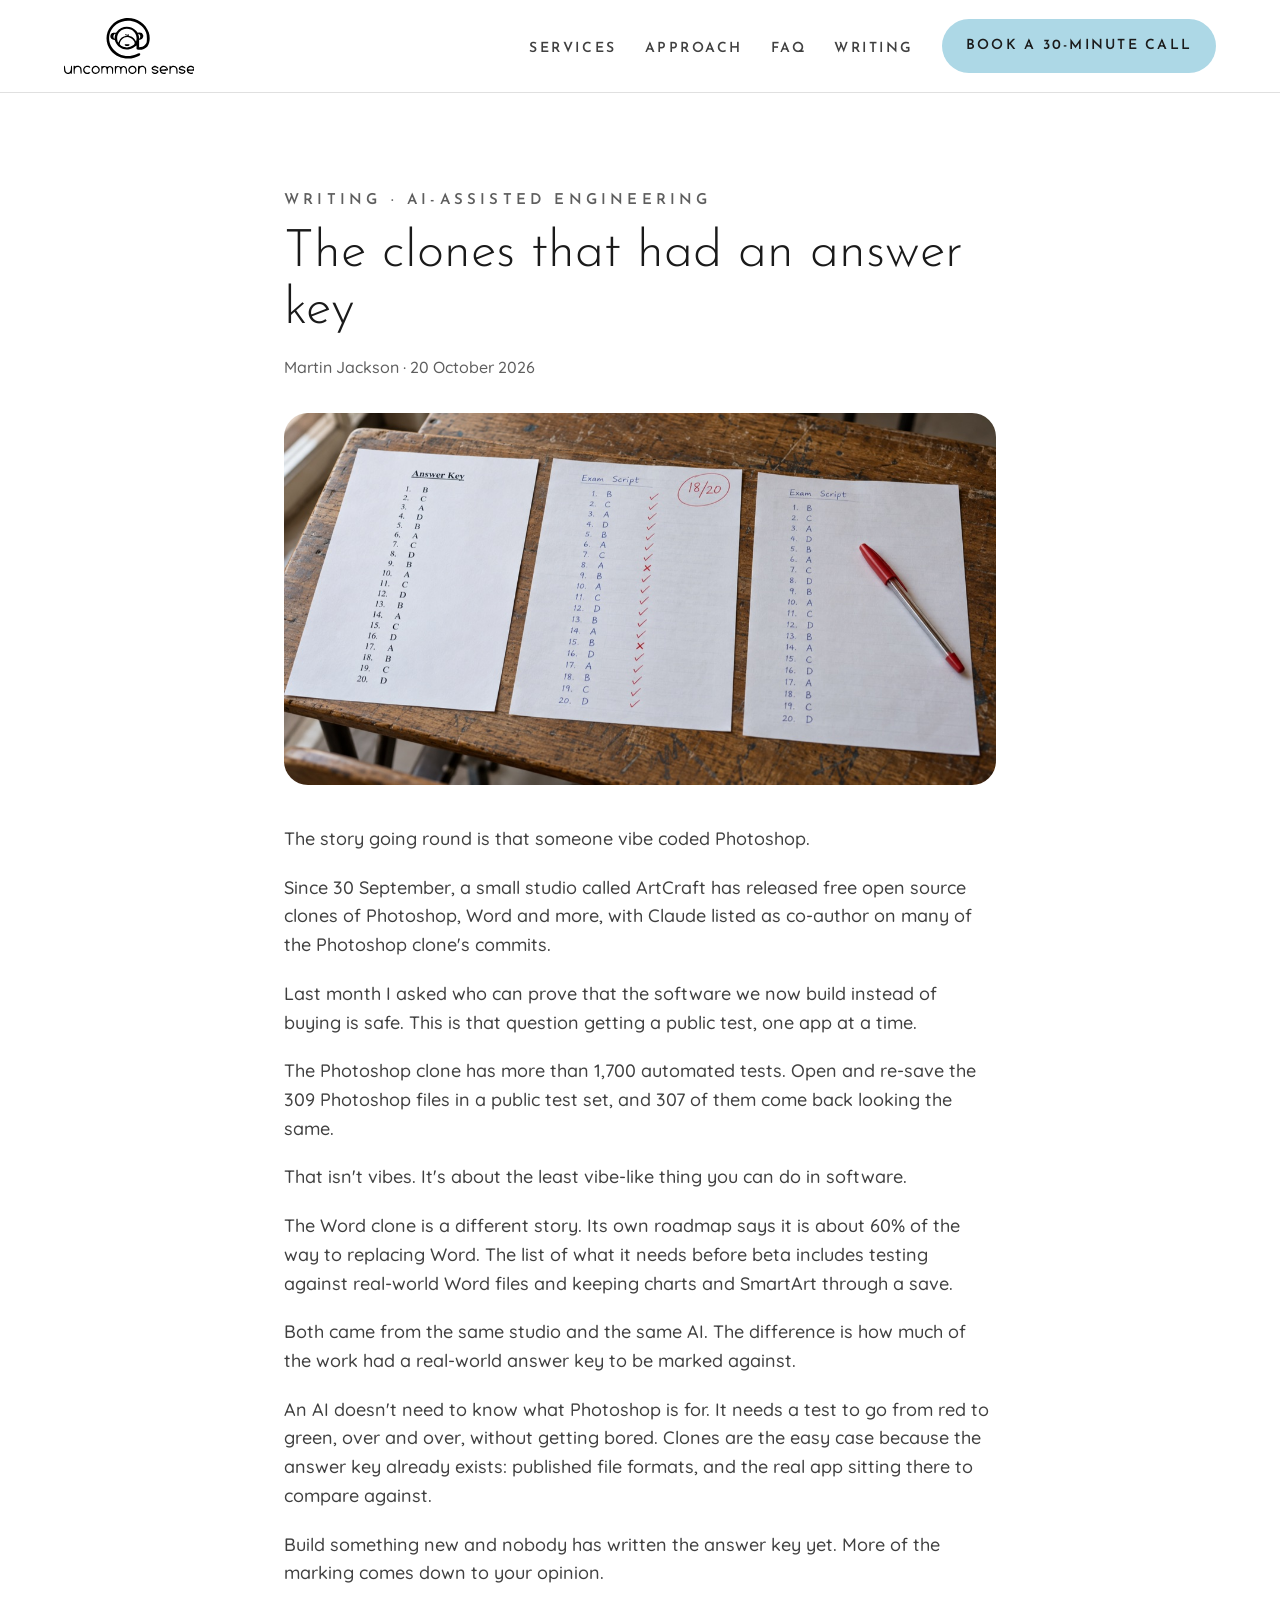
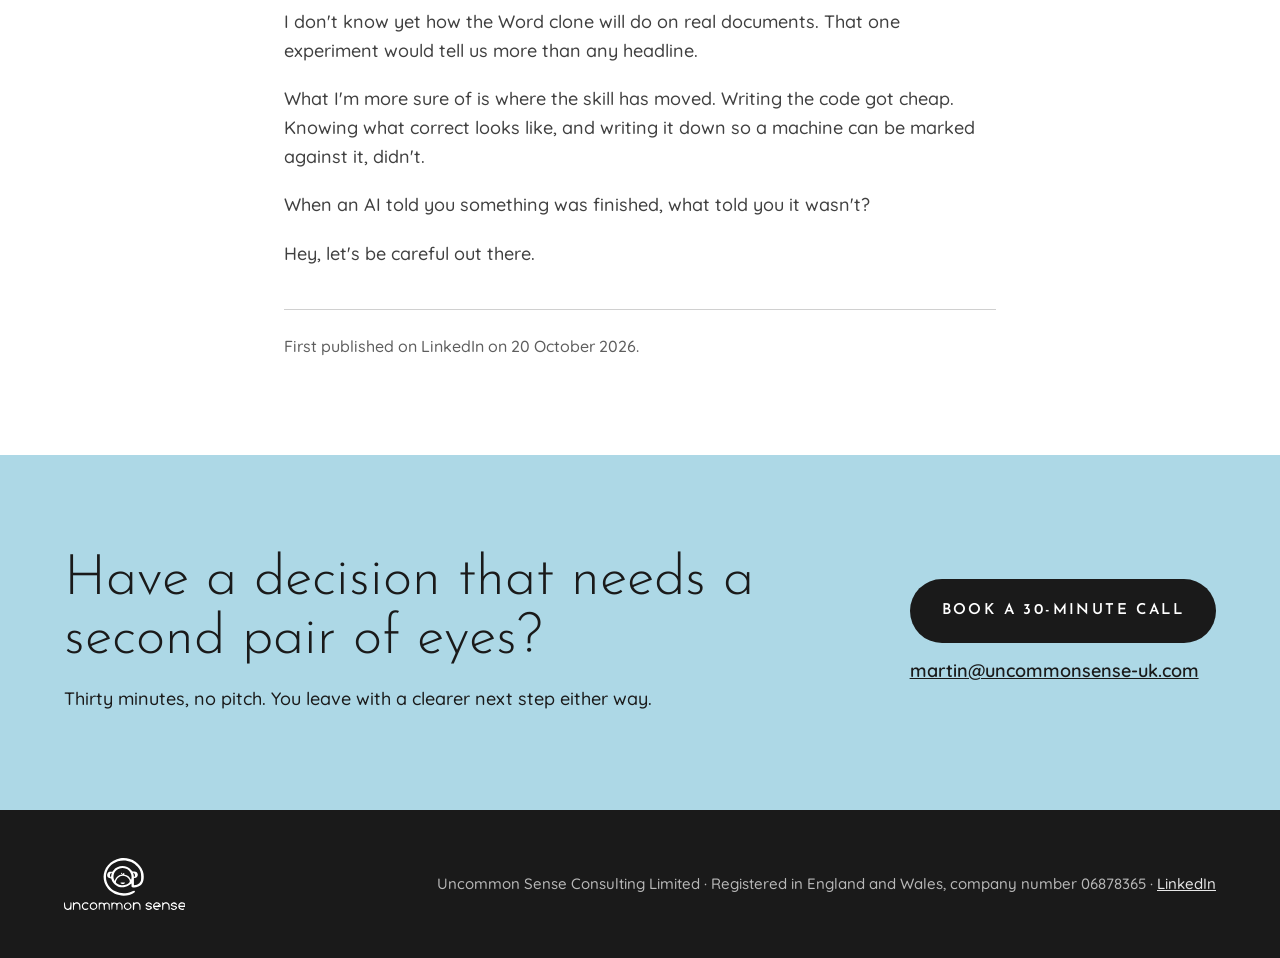
<file: writing/artcraft-answer-key/index.html>
<!doctype html>
<html lang="en-GB">
<head>
<meta charset="utf-8">
<meta name="viewport" content="width=device-width, initial-scale=1">
<title>The clones that had an answer key | Martin Jackson, Uncommon Sense</title>
<meta name="description" content="The story going round is that someone vibe coded Photoshop.">
<link rel="canonical" href="https://uncommonsense-uk.com/writing/artcraft-answer-key/">
<link rel="icon" href="/favicon.svg" type="image/svg+xml">
<meta name="theme-color" content="#1A1A1A">
<meta property="og:type" content="article">
<meta property="og:site_name" content="Uncommon Sense">
<meta property="og:title" content="The clones that had an answer key">
<meta property="og:description" content="The story going round is that someone vibe coded Photoshop.">
<meta property="og:url" content="https://uncommonsense-uk.com/writing/artcraft-answer-key/">
<meta property="og:image" content="https://uncommonsense-uk.com/assets/writing/artcraft-answer-key.jpg">
<meta property="og:locale" content="en_GB">
<meta name="twitter:card" content="summary_large_image">
<link rel="preconnect" href="https://fonts.googleapis.com">
<link rel="preconnect" href="https://fonts.gstatic.com" crossorigin>
<link rel="stylesheet" href="https://fonts.googleapis.com/css2?family=Josefin+Sans:wght@300;400;600;700&family=Quicksand:wght@400;500;600&display=swap">
<link rel="stylesheet" href="/styles.css">
<script type="application/ld+json">
{
  "@context": "https://schema.org",
  "@type": "BlogPosting",
  "headline": "The clones that had an answer key",
  "description": "The story going round is that someone vibe coded Photoshop.",
  "datePublished": "2026-10-20",
  "url": "https://uncommonsense-uk.com/writing/artcraft-answer-key/",
  "mainEntityOfPage": "https://uncommonsense-uk.com/writing/artcraft-answer-key/",
  "image": "https://uncommonsense-uk.com/assets/writing/artcraft-answer-key.jpg",
  "inLanguage": "en-GB",
  "author": {
    "@type": "Person",
    "@id": "https://uncommonsense-uk.com/#martin",
    "name": "Martin Jackson",
    "url": "https://uncommonsense-uk.com/"
  },
  "publisher": {
    "@id": "https://uncommonsense-uk.com/#business"
  },
  "keywords": "AI-assisted engineering"
}
</script>
<!-- Cloudflare Web Analytics --><script type='module' src='https://static.cloudflareinsights.com/beacon.min.js' data-cf-beacon='{"token": "bb5d993453f34cdc9aaf4699ba7a2c94"}'></script><!-- End Cloudflare Web Analytics -->
</head>
<body>

<header class="site-header">
  <nav class="wrap nav" aria-label="Main">
    <a href="/"><img src="/assets/logo.svg" alt="Uncommon Sense home" width="130" height="56"></a>
    <ul>
      <li><a href="/#services">Services</a></li>
      <li><a href="/#approach">Approach</a></li>
      <li><a href="/#faq">FAQ</a></li>
      <li><a href="/writing/">Writing</a></li>
      <li><a class="btn btn-blue" href="https://calendly.com/martin-uncommonsense-uk/30min">Book a 30-minute call</a></li>
    </ul>
  </nav>
</header>

<main>

<article class="section white article">
  <div class="wrap article-wrap">
    <p class="eyebrow"><a href="/writing/">Writing</a> · AI-assisted engineering</p>
    <h1>The clones that had an answer key</h1>
    <p class="byline">Martin Jackson · <time datetime="2026-10-20">20 October 2026</time></p>
    <figure class="article-hero"><img src="/assets/writing/artcraft-answer-key.jpg" alt="Three sheets lie on a worn wooden desk: a typed answer key, a marked exam script with red ticks and a circled 18/20, and a blank script beside a red pen."></figure>
    <div class="article-body">
<p>The story going round is that someone vibe coded Photoshop.</p>
<p>Since 30 September, a small studio called ArtCraft has released free open source clones of Photoshop, Word and more, with Claude listed as co-author on many of the Photoshop clone's commits.</p>
<p>Last month I asked who can prove that the software we now build instead of buying is safe. This is that question getting a public test, one app at a time.</p>
<p>The Photoshop clone has more than 1,700 automated tests. Open and re-save the 309 Photoshop files in a public test set, and 307 of them come back looking the same.</p>
<p>That isn't vibes. It's about the least vibe-like thing you can do in software.</p>
<p>The Word clone is a different story. Its own roadmap says it is about 60% of the way to replacing Word. The list of what it needs before beta includes testing against real-world Word files and keeping charts and SmartArt through a save.</p>
<p>Both came from the same studio and the same AI. The difference is how much of the work had a real-world answer key to be marked against.</p>
<p>An AI doesn't need to know what Photoshop is for. It needs a test to go from red to green, over and over, without getting bored. Clones are the easy case because the answer key already exists: published file formats, and the real app sitting there to compare against.</p>
<p>Build something new and nobody has written the answer key yet. More of the marking comes down to your opinion.</p>
<p>I don't know yet how the Word clone will do on real documents. That one experiment would tell us more than any headline.</p>
<p>What I'm more sure of is where the skill has moved. Writing the code got cheap. Knowing what correct looks like, and writing it down so a machine can be marked against it, didn't.</p>
<p>When an AI told you something was finished, what told you it wasn't?</p>
<p>Hey, let's be careful out there.</p>
    </div>
    <p class="origin">First published on LinkedIn on 20 October 2026.</p>
  </div>
</article>

<section class="section contact" aria-labelledby="contact-h">
  <div class="wrap">
    <div class="contact-copy">
      <h2 id="contact-h">Have a decision that needs a second pair of eyes?</h2>
      <p>Thirty minutes, no pitch. You leave with a clearer next step either way.</p>
    </div>
    <div class="contact-actions">
      <a class="btn btn-dark" href="https://calendly.com/martin-uncommonsense-uk/30min">Book a 30-minute call</a>
      <a href="mailto:martin@uncommonsense-uk.com">martin@uncommonsense-uk.com</a>
    </div>
  </div>
</section>

</main>

<footer class="site-footer">
  <div class="wrap">
    <img src="/assets/logo-white.svg" alt="Uncommon Sense" width="121" height="52">
    <p>Uncommon Sense Consulting Limited · Registered in England and Wales, company number 06878365 · <a href="https://www.linkedin.com/in/uncommonsense">LinkedIn</a></p>
  </div>
</footer>

</body>
</html>
</file>
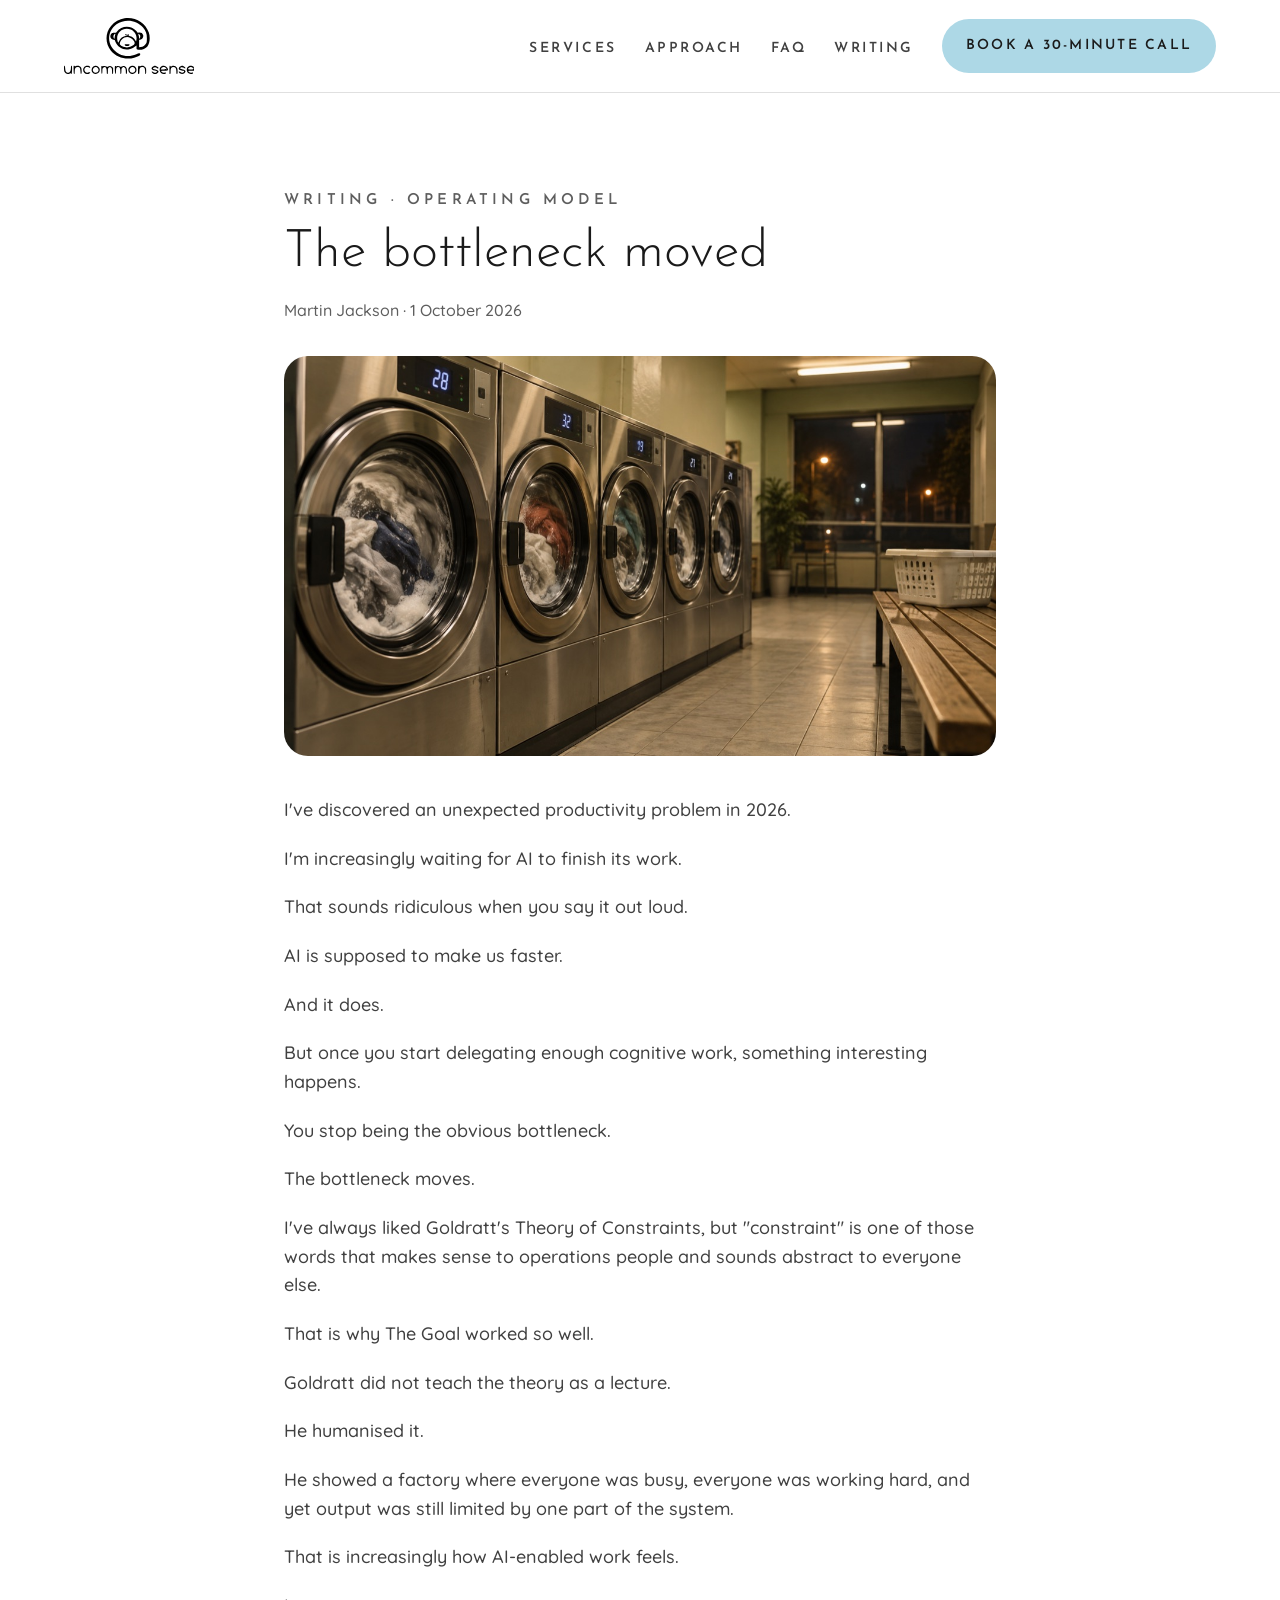
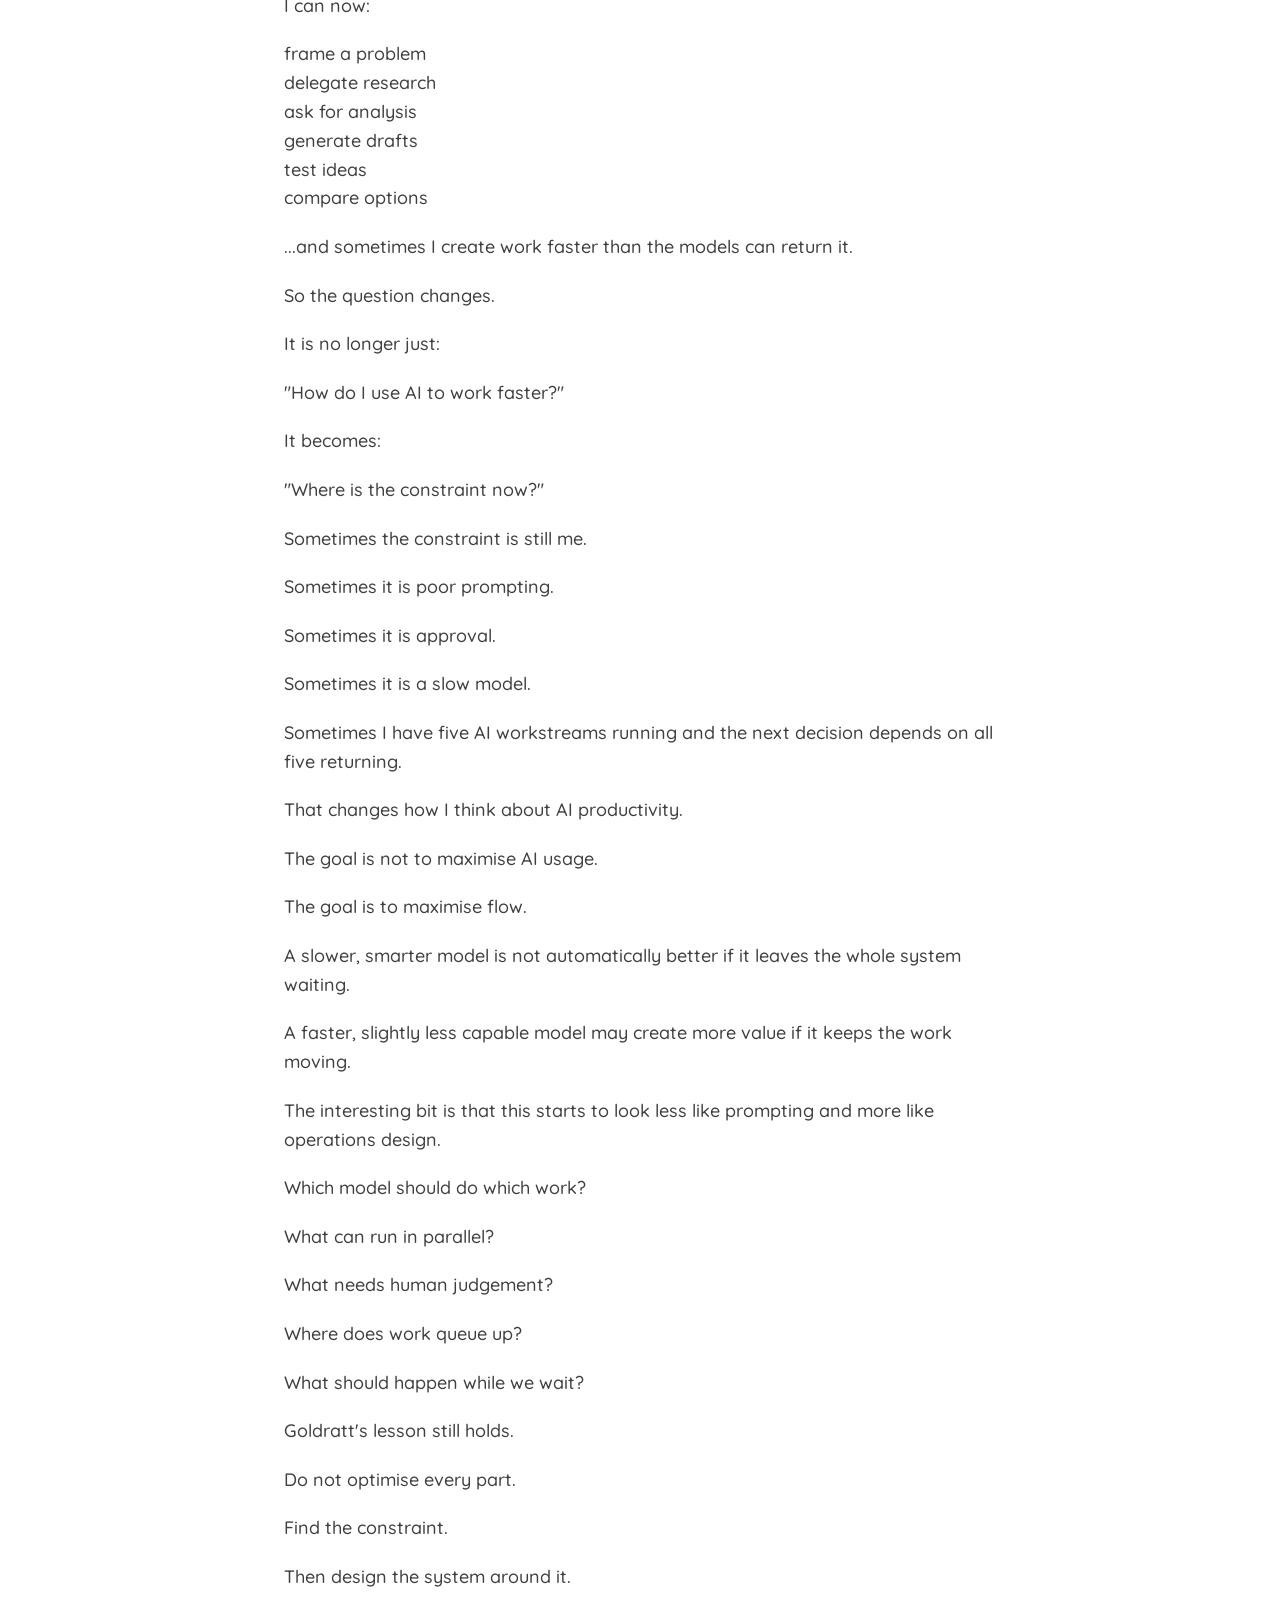
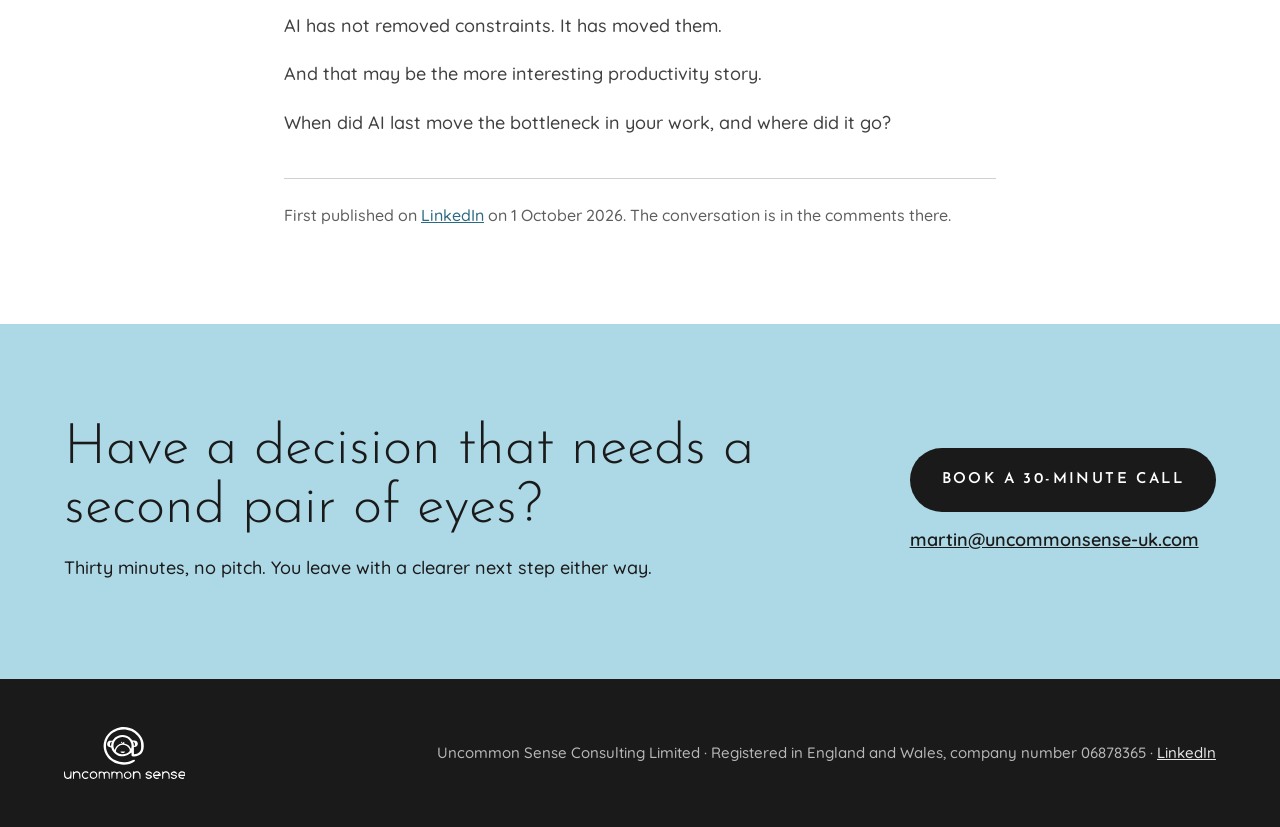
<file: writing/bottleneck-moved/index.html>
<!doctype html>
<html lang="en-GB">
<head>
<meta charset="utf-8">
<meta name="viewport" content="width=device-width, initial-scale=1">
<title>The bottleneck moved | Martin Jackson, Uncommon Sense</title>
<meta name="description" content="I&#x27;ve discovered an unexpected productivity problem in 2026. I&#x27;m increasingly waiting for AI to finish its work.">
<link rel="canonical" href="https://uncommonsense-uk.com/writing/bottleneck-moved/">
<link rel="icon" href="/favicon.svg" type="image/svg+xml">
<meta name="theme-color" content="#1A1A1A">
<meta property="og:type" content="article">
<meta property="og:site_name" content="Uncommon Sense">
<meta property="og:title" content="The bottleneck moved">
<meta property="og:description" content="I&#x27;ve discovered an unexpected productivity problem in 2026. I&#x27;m increasingly waiting for AI to finish its work.">
<meta property="og:url" content="https://uncommonsense-uk.com/writing/bottleneck-moved/">
<meta property="og:image" content="https://uncommonsense-uk.com/assets/writing/bottleneck-moved.jpg">
<meta property="og:locale" content="en_GB">
<meta name="twitter:card" content="summary_large_image">
<link rel="preconnect" href="https://fonts.googleapis.com">
<link rel="preconnect" href="https://fonts.gstatic.com" crossorigin>
<link rel="stylesheet" href="https://fonts.googleapis.com/css2?family=Josefin+Sans:wght@300;400;600;700&family=Quicksand:wght@400;500;600&display=swap">
<link rel="stylesheet" href="/styles.css">
<script type="application/ld+json">
{
  "@context": "https://schema.org",
  "@type": "BlogPosting",
  "headline": "The bottleneck moved",
  "description": "I've discovered an unexpected productivity problem in 2026. I'm increasingly waiting for AI to finish its work.",
  "datePublished": "2026-10-01",
  "url": "https://uncommonsense-uk.com/writing/bottleneck-moved/",
  "mainEntityOfPage": "https://uncommonsense-uk.com/writing/bottleneck-moved/",
  "image": "https://uncommonsense-uk.com/assets/writing/bottleneck-moved.jpg",
  "inLanguage": "en-GB",
  "author": {
    "@type": "Person",
    "@id": "https://uncommonsense-uk.com/#martin",
    "name": "Martin Jackson",
    "url": "https://uncommonsense-uk.com/"
  },
  "publisher": {
    "@id": "https://uncommonsense-uk.com/#business"
  },
  "keywords": "Operating model",
  "sameAs": "https://www.linkedin.com/feed/update/urn:li:activity:7511334459787636737/"
}
</script>
<!-- Cloudflare Web Analytics --><script type='module' src='https://static.cloudflareinsights.com/beacon.min.js' data-cf-beacon='{"token": "bb5d993453f34cdc9aaf4699ba7a2c94"}'></script><!-- End Cloudflare Web Analytics -->
</head>
<body>

<header class="site-header">
  <nav class="wrap nav" aria-label="Main">
    <a href="/"><img src="/assets/logo.svg" alt="Uncommon Sense home" width="130" height="56"></a>
    <ul>
      <li><a href="/#services">Services</a></li>
      <li><a href="/#approach">Approach</a></li>
      <li><a href="/#faq">FAQ</a></li>
      <li><a href="/writing/">Writing</a></li>
      <li><a class="btn btn-blue" href="https://calendly.com/martin-uncommonsense-uk/30min">Book a 30-minute call</a></li>
    </ul>
  </nav>
</header>

<main>

<article class="section white article">
  <div class="wrap article-wrap">
    <p class="eyebrow"><a href="/writing/">Writing</a> · Operating model</p>
    <h1>The bottleneck moved</h1>
    <p class="byline">Martin Jackson · <time datetime="2026-10-01">1 October 2026</time></p>
    <figure class="article-hero"><img src="/assets/writing/bottleneck-moved.jpg" alt="A row of washing machines in an empty launderette at night, all of them running, nobody waiting on the bench beside them."></figure>
    <div class="article-body">
<p>I've discovered an unexpected productivity problem in 2026.</p>
<p>I'm increasingly waiting for AI to finish its work.</p>
<p>That sounds ridiculous when you say it out loud.</p>
<p>AI is supposed to make us faster.</p>
<p>And it does.</p>
<p>But once you start delegating enough cognitive work, something interesting happens.</p>
<p>You stop being the obvious bottleneck.</p>
<p>The bottleneck moves.</p>
<p>I've always liked Goldratt's Theory of Constraints, but "constraint" is one of those words that makes sense to operations people and sounds abstract to everyone else.</p>
<p>That is why The Goal worked so well.</p>
<p>Goldratt did not teach the theory as a lecture.</p>
<p>He humanised it.</p>
<p>He showed a factory where everyone was busy, everyone was working hard, and yet output was still limited by one part of the system.</p>
<p>That is increasingly how AI-enabled work feels.</p>
<p>I can now:</p>
<p>frame a problem<br>delegate research<br>ask for analysis<br>generate drafts<br>test ideas<br>compare options</p>
<p>...and sometimes I create work faster than the models can return it.</p>
<p>So the question changes.</p>
<p>It is no longer just:</p>
<p>"How do I use AI to work faster?"</p>
<p>It becomes:</p>
<p>"Where is the constraint now?"</p>
<p>Sometimes the constraint is still me.</p>
<p>Sometimes it is poor prompting.</p>
<p>Sometimes it is approval.</p>
<p>Sometimes it is a slow model.</p>
<p>Sometimes I have five AI workstreams running and the next decision depends on all five returning.</p>
<p>That changes how I think about AI productivity.</p>
<p>The goal is not to maximise AI usage.</p>
<p>The goal is to maximise flow.</p>
<p>A slower, smarter model is not automatically better if it leaves the whole system waiting.</p>
<p>A faster, slightly less capable model may create more value if it keeps the work moving.</p>
<p>The interesting bit is that this starts to look less like prompting and more like operations design.</p>
<p>Which model should do which work?</p>
<p>What can run in parallel?</p>
<p>What needs human judgement?</p>
<p>Where does work queue up?</p>
<p>What should happen while we wait?</p>
<p>Goldratt's lesson still holds.</p>
<p>Do not optimise every part.</p>
<p>Find the constraint.</p>
<p>Then design the system around it.</p>
<p>AI has not removed constraints. It has moved them.</p>
<p>And that may be the more interesting productivity story.</p>
<p>When did AI last move the bottleneck in your work, and where did it go?</p>
    </div>
    <p class="origin">First published on <a href="https://www.linkedin.com/feed/update/urn:li:activity:7511334459787636737/">LinkedIn</a> on 1 October 2026. The conversation is in the comments there.</p>
  </div>
</article>

<section class="section contact" aria-labelledby="contact-h">
  <div class="wrap">
    <div class="contact-copy">
      <h2 id="contact-h">Have a decision that needs a second pair of eyes?</h2>
      <p>Thirty minutes, no pitch. You leave with a clearer next step either way.</p>
    </div>
    <div class="contact-actions">
      <a class="btn btn-dark" href="https://calendly.com/martin-uncommonsense-uk/30min">Book a 30-minute call</a>
      <a href="mailto:martin@uncommonsense-uk.com">martin@uncommonsense-uk.com</a>
    </div>
  </div>
</section>

</main>

<footer class="site-footer">
  <div class="wrap">
    <img src="/assets/logo-white.svg" alt="Uncommon Sense" width="121" height="52">
    <p>Uncommon Sense Consulting Limited · Registered in England and Wales, company number 06878365 · <a href="https://www.linkedin.com/in/uncommonsense">LinkedIn</a></p>
  </div>
</footer>

</body>
</html>
</file>
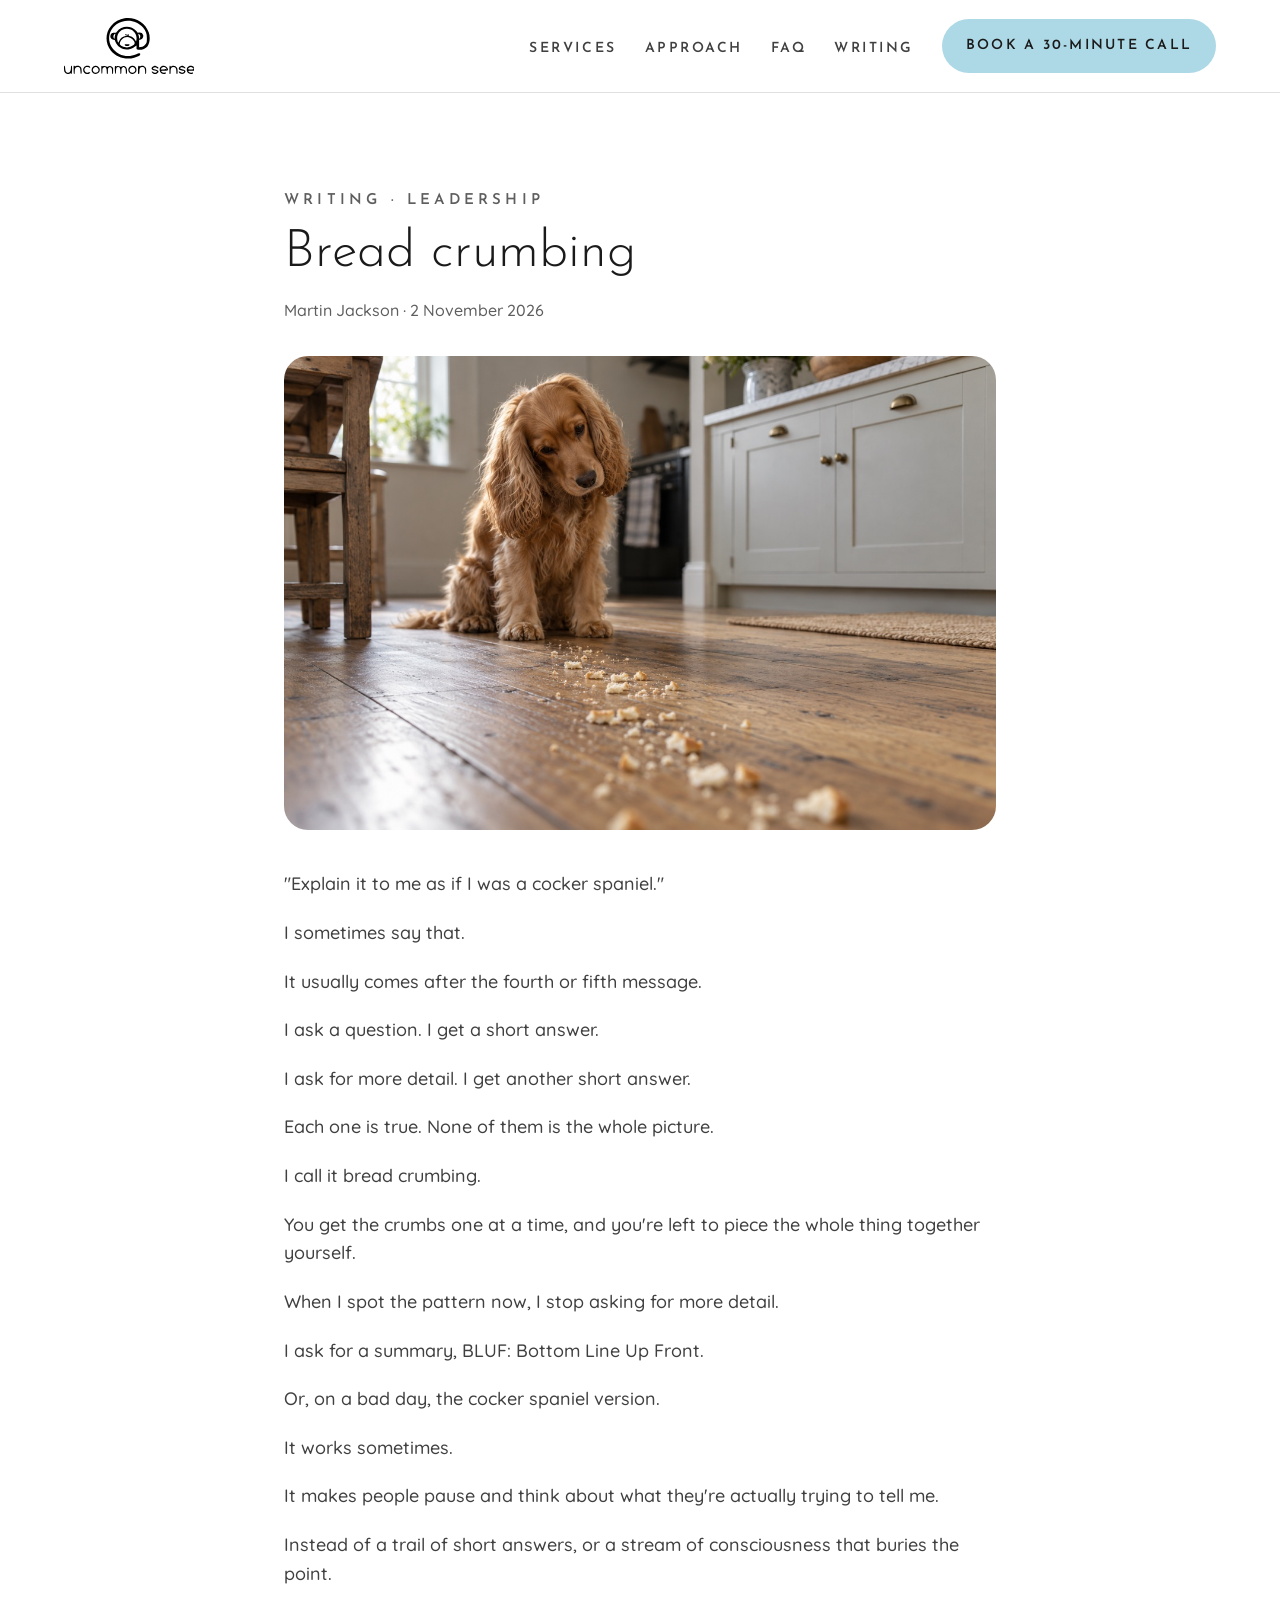
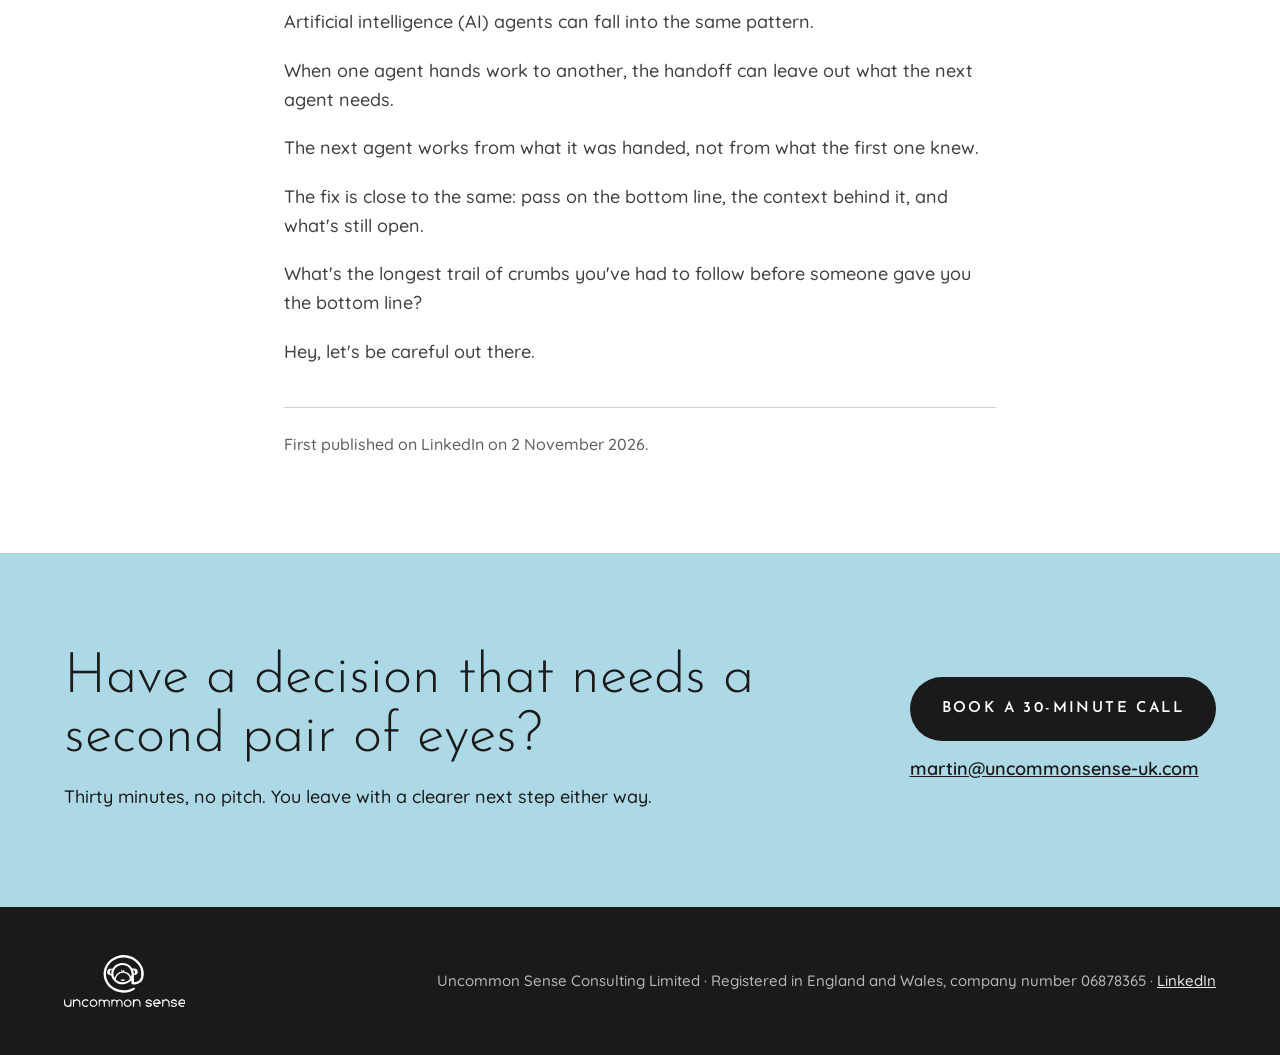
<file: writing/bread-crumbing/index.html>
<!doctype html>
<html lang="en-GB">
<head>
<meta charset="utf-8">
<meta name="viewport" content="width=device-width, initial-scale=1">
<title>Bread crumbing | Martin Jackson, Uncommon Sense</title>
<meta name="description" content="&quot;Explain it to me as if I was a cocker spaniel.&quot; I sometimes say that. It usually comes after the fourth or fifth message. I ask a question.">
<link rel="canonical" href="https://uncommonsense-uk.com/writing/bread-crumbing/">
<link rel="icon" href="/favicon.svg" type="image/svg+xml">
<meta name="theme-color" content="#1A1A1A">
<meta property="og:type" content="article">
<meta property="og:site_name" content="Uncommon Sense">
<meta property="og:title" content="Bread crumbing">
<meta property="og:description" content="&quot;Explain it to me as if I was a cocker spaniel.&quot; I sometimes say that. It usually comes after the fourth or fifth message. I ask a question.">
<meta property="og:url" content="https://uncommonsense-uk.com/writing/bread-crumbing/">
<meta property="og:image" content="https://uncommonsense-uk.com/assets/writing/bread-crumbing.jpg">
<meta property="og:locale" content="en_GB">
<meta name="twitter:card" content="summary_large_image">
<link rel="preconnect" href="https://fonts.googleapis.com">
<link rel="preconnect" href="https://fonts.gstatic.com" crossorigin>
<link rel="stylesheet" href="https://fonts.googleapis.com/css2?family=Josefin+Sans:wght@300;400;600;700&family=Quicksand:wght@400;500;600&display=swap">
<link rel="stylesheet" href="/styles.css">
<script type="application/ld+json">
{
  "@context": "https://schema.org",
  "@type": "BlogPosting",
  "headline": "Bread crumbing",
  "description": "\"Explain it to me as if I was a cocker spaniel.\" I sometimes say that. It usually comes after the fourth or fifth message. I ask a question.",
  "datePublished": "2026-11-02",
  "url": "https://uncommonsense-uk.com/writing/bread-crumbing/",
  "mainEntityOfPage": "https://uncommonsense-uk.com/writing/bread-crumbing/",
  "image": "https://uncommonsense-uk.com/assets/writing/bread-crumbing.jpg",
  "inLanguage": "en-GB",
  "author": {
    "@type": "Person",
    "@id": "https://uncommonsense-uk.com/#martin",
    "name": "Martin Jackson",
    "url": "https://uncommonsense-uk.com/"
  },
  "publisher": {
    "@id": "https://uncommonsense-uk.com/#business"
  },
  "keywords": "Leadership"
}
</script>
<!-- Cloudflare Web Analytics --><script type='module' src='https://static.cloudflareinsights.com/beacon.min.js' data-cf-beacon='{"token": "bb5d993453f34cdc9aaf4699ba7a2c94"}'></script><!-- End Cloudflare Web Analytics -->
</head>
<body>

<header class="site-header">
  <nav class="wrap nav" aria-label="Main">
    <a href="/"><img src="/assets/logo.svg" alt="Uncommon Sense home" width="130" height="56"></a>
    <ul>
      <li><a href="/#services">Services</a></li>
      <li><a href="/#approach">Approach</a></li>
      <li><a href="/#faq">FAQ</a></li>
      <li><a href="/writing/">Writing</a></li>
      <li><a class="btn btn-blue" href="https://calendly.com/martin-uncommonsense-uk/30min">Book a 30-minute call</a></li>
    </ul>
  </nav>
</header>

<main>

<article class="section white article">
  <div class="wrap article-wrap">
    <p class="eyebrow"><a href="/writing/">Writing</a> · Leadership</p>
    <h1>Bread crumbing</h1>
    <p class="byline">Martin Jackson · <time datetime="2026-11-02">2 November 2026</time></p>
    <figure class="article-hero"><img src="/assets/writing/bread-crumbing.jpg" alt="A cocker spaniel sits on a kitchen floor, head tilted, looking at a scattered trail of bread crumbs."></figure>
    <div class="article-body">
<p>"Explain it to me as if I was a cocker spaniel."</p>
<p>I sometimes say that.</p>
<p>It usually comes after the fourth or fifth message.</p>
<p>I ask a question. I get a short answer.</p>
<p>I ask for more detail. I get another short answer.</p>
<p>Each one is true. None of them is the whole picture.</p>
<p>I call it bread crumbing.</p>
<p>You get the crumbs one at a time, and you're left to piece the whole thing together yourself.</p>
<p>When I spot the pattern now, I stop asking for more detail.</p>
<p>I ask for a summary, BLUF: Bottom Line Up Front.</p>
<p>Or, on a bad day, the cocker spaniel version.</p>
<p>It works sometimes.</p>
<p>It makes people pause and think about what they're actually trying to tell me.</p>
<p>Instead of a trail of short answers, or a stream of consciousness that buries the point.</p>
<p>Artificial intelligence (AI) agents can fall into the same pattern.</p>
<p>When one agent hands work to another, the handoff can leave out what the next agent needs.</p>
<p>The next agent works from what it was handed, not from what the first one knew.</p>
<p>The fix is close to the same: pass on the bottom line, the context behind it, and what's still open.</p>
<p>What's the longest trail of crumbs you've had to follow before someone gave you the bottom line?</p>
<p>Hey, let's be careful out there.</p>
    </div>
    <p class="origin">First published on LinkedIn on 2 November 2026.</p>
  </div>
</article>

<section class="section contact" aria-labelledby="contact-h">
  <div class="wrap">
    <div class="contact-copy">
      <h2 id="contact-h">Have a decision that needs a second pair of eyes?</h2>
      <p>Thirty minutes, no pitch. You leave with a clearer next step either way.</p>
    </div>
    <div class="contact-actions">
      <a class="btn btn-dark" href="https://calendly.com/martin-uncommonsense-uk/30min">Book a 30-minute call</a>
      <a href="mailto:martin@uncommonsense-uk.com">martin@uncommonsense-uk.com</a>
    </div>
  </div>
</section>

</main>

<footer class="site-footer">
  <div class="wrap">
    <img src="/assets/logo-white.svg" alt="Uncommon Sense" width="121" height="52">
    <p>Uncommon Sense Consulting Limited · Registered in England and Wales, company number 06878365 · <a href="https://www.linkedin.com/in/uncommonsense">LinkedIn</a></p>
  </div>
</footer>

</body>
</html>
</file>
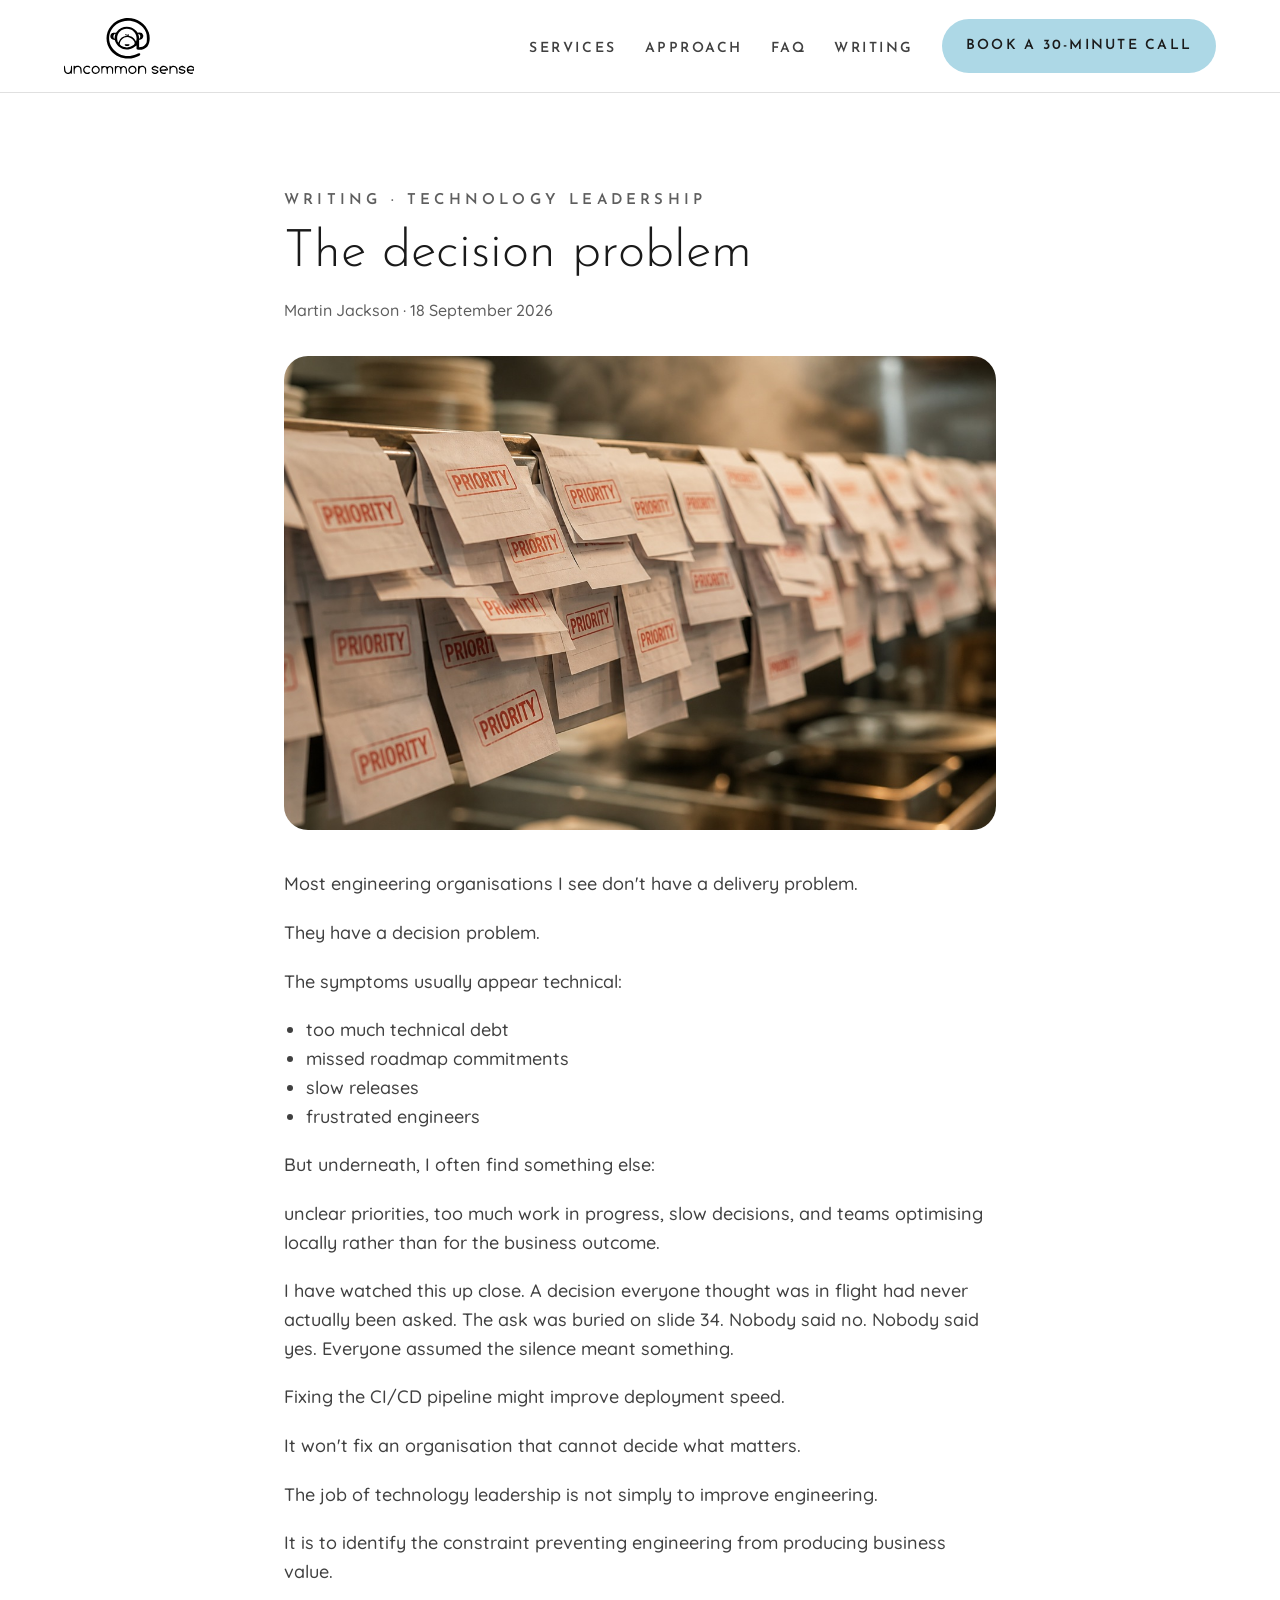
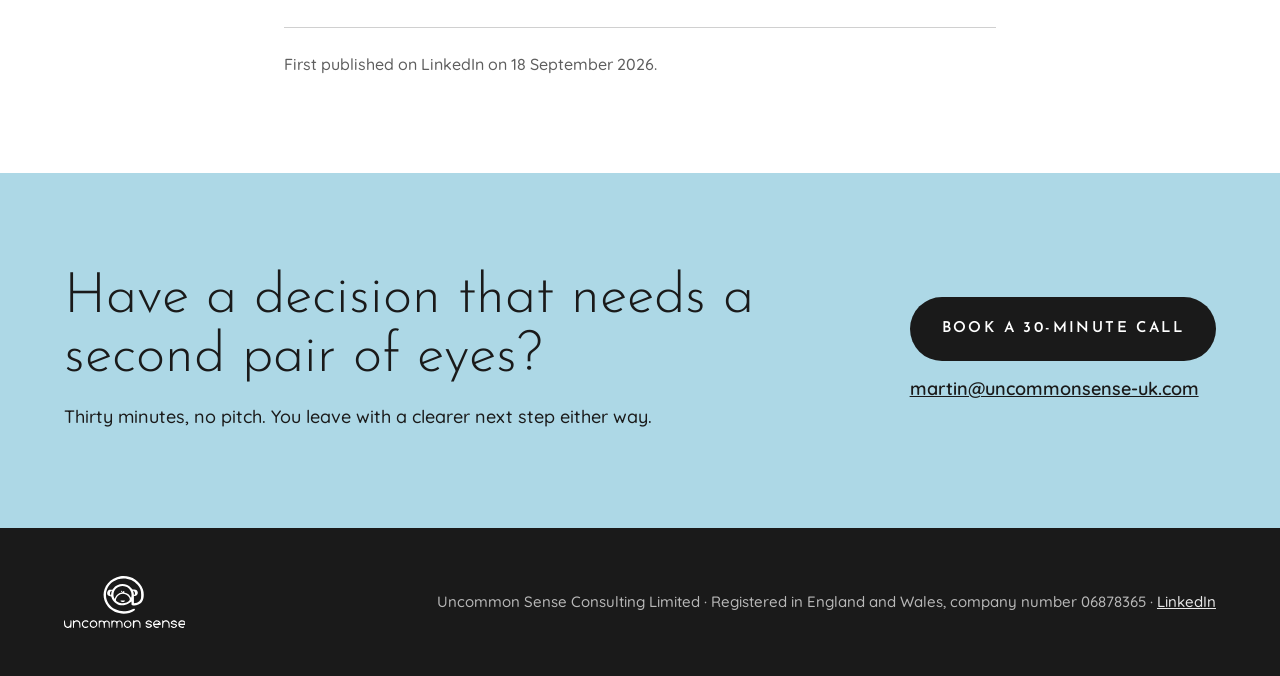
<file: writing/decision-problem/index.html>
<!doctype html>
<html lang="en-GB">
<head>
<meta charset="utf-8">
<meta name="viewport" content="width=device-width, initial-scale=1">
<title>The decision problem | Martin Jackson, Uncommon Sense</title>
<meta name="description" content="Most engineering organisations I see don&#x27;t have a delivery problem. They have a decision problem.">
<link rel="canonical" href="https://uncommonsense-uk.com/writing/decision-problem/">
<link rel="icon" href="/favicon.svg" type="image/svg+xml">
<meta name="theme-color" content="#1A1A1A">
<meta property="og:type" content="article">
<meta property="og:site_name" content="Uncommon Sense">
<meta property="og:title" content="The decision problem">
<meta property="og:description" content="Most engineering organisations I see don&#x27;t have a delivery problem. They have a decision problem.">
<meta property="og:url" content="https://uncommonsense-uk.com/writing/decision-problem/">
<meta property="og:image" content="https://uncommonsense-uk.com/assets/writing/decision-problem.jpg">
<meta property="og:locale" content="en_GB">
<meta name="twitter:card" content="summary_large_image">
<link rel="preconnect" href="https://fonts.googleapis.com">
<link rel="preconnect" href="https://fonts.gstatic.com" crossorigin>
<link rel="stylesheet" href="https://fonts.googleapis.com/css2?family=Josefin+Sans:wght@300;400;600;700&family=Quicksand:wght@400;500;600&display=swap">
<link rel="stylesheet" href="/styles.css">
<script type="application/ld+json">
{
  "@context": "https://schema.org",
  "@type": "BlogPosting",
  "headline": "The decision problem",
  "description": "Most engineering organisations I see don't have a delivery problem. They have a decision problem.",
  "datePublished": "2026-09-18",
  "url": "https://uncommonsense-uk.com/writing/decision-problem/",
  "mainEntityOfPage": "https://uncommonsense-uk.com/writing/decision-problem/",
  "image": "https://uncommonsense-uk.com/assets/writing/decision-problem.jpg",
  "inLanguage": "en-GB",
  "author": {
    "@type": "Person",
    "@id": "https://uncommonsense-uk.com/#martin",
    "name": "Martin Jackson",
    "url": "https://uncommonsense-uk.com/"
  },
  "publisher": {
    "@id": "https://uncommonsense-uk.com/#business"
  },
  "keywords": "Technology leadership"
}
</script>
<!-- Cloudflare Web Analytics --><script type='module' src='https://static.cloudflareinsights.com/beacon.min.js' data-cf-beacon='{"token": "bb5d993453f34cdc9aaf4699ba7a2c94"}'></script><!-- End Cloudflare Web Analytics -->
</head>
<body>

<header class="site-header">
  <nav class="wrap nav" aria-label="Main">
    <a href="/"><img src="/assets/logo.svg" alt="Uncommon Sense home" width="130" height="56"></a>
    <ul>
      <li><a href="/#services">Services</a></li>
      <li><a href="/#approach">Approach</a></li>
      <li><a href="/#faq">FAQ</a></li>
      <li><a href="/writing/">Writing</a></li>
      <li><a class="btn btn-blue" href="https://calendly.com/martin-uncommonsense-uk/30min">Book a 30-minute call</a></li>
    </ul>
  </nav>
</header>

<main>

<article class="section white article">
  <div class="wrap article-wrap">
    <p class="eyebrow"><a href="/writing/">Writing</a> · Technology leadership</p>
    <h1>The decision problem</h1>
    <p class="byline">Martin Jackson · <time datetime="2026-09-18">18 September 2026</time></p>
    <figure class="article-hero"><img src="/assets/writing/decision-problem.jpg" alt="Long rows of hanging paper slips, each printed with a red PRIORITY stamp, dangle from a metal rail in a busy kitchen, with steam and stacked plates blurred behind."></figure>
    <div class="article-body">
<p>Most engineering organisations I see don't have a delivery problem.</p>
<p>They have a decision problem.</p>
<p>The symptoms usually appear technical:</p>
<ul><li>too much technical debt</li><li>missed roadmap commitments</li><li>slow releases</li><li>frustrated engineers</li></ul>
<p>But underneath, I often find something else:</p>
<p>unclear priorities, too much work in progress, slow decisions, and teams optimising locally rather than for the business outcome.</p>
<p>I have watched this up close. A decision everyone thought was in flight had never actually been asked. The ask was buried on slide 34. Nobody said no. Nobody said yes. Everyone assumed the silence meant something.</p>
<p>Fixing the CI/CD pipeline might improve deployment speed.</p>
<p>It won't fix an organisation that cannot decide what matters.</p>
<p>The job of technology leadership is not simply to improve engineering.</p>
<p>It is to identify the constraint preventing engineering from producing business value.</p>
    </div>
    <p class="origin">First published on LinkedIn on 18 September 2026.</p>
  </div>
</article>

<section class="section contact" aria-labelledby="contact-h">
  <div class="wrap">
    <div class="contact-copy">
      <h2 id="contact-h">Have a decision that needs a second pair of eyes?</h2>
      <p>Thirty minutes, no pitch. You leave with a clearer next step either way.</p>
    </div>
    <div class="contact-actions">
      <a class="btn btn-dark" href="https://calendly.com/martin-uncommonsense-uk/30min">Book a 30-minute call</a>
      <a href="mailto:martin@uncommonsense-uk.com">martin@uncommonsense-uk.com</a>
    </div>
  </div>
</section>

</main>

<footer class="site-footer">
  <div class="wrap">
    <img src="/assets/logo-white.svg" alt="Uncommon Sense" width="121" height="52">
    <p>Uncommon Sense Consulting Limited · Registered in England and Wales, company number 06878365 · <a href="https://www.linkedin.com/in/uncommonsense">LinkedIn</a></p>
  </div>
</footer>

</body>
</html>
</file>
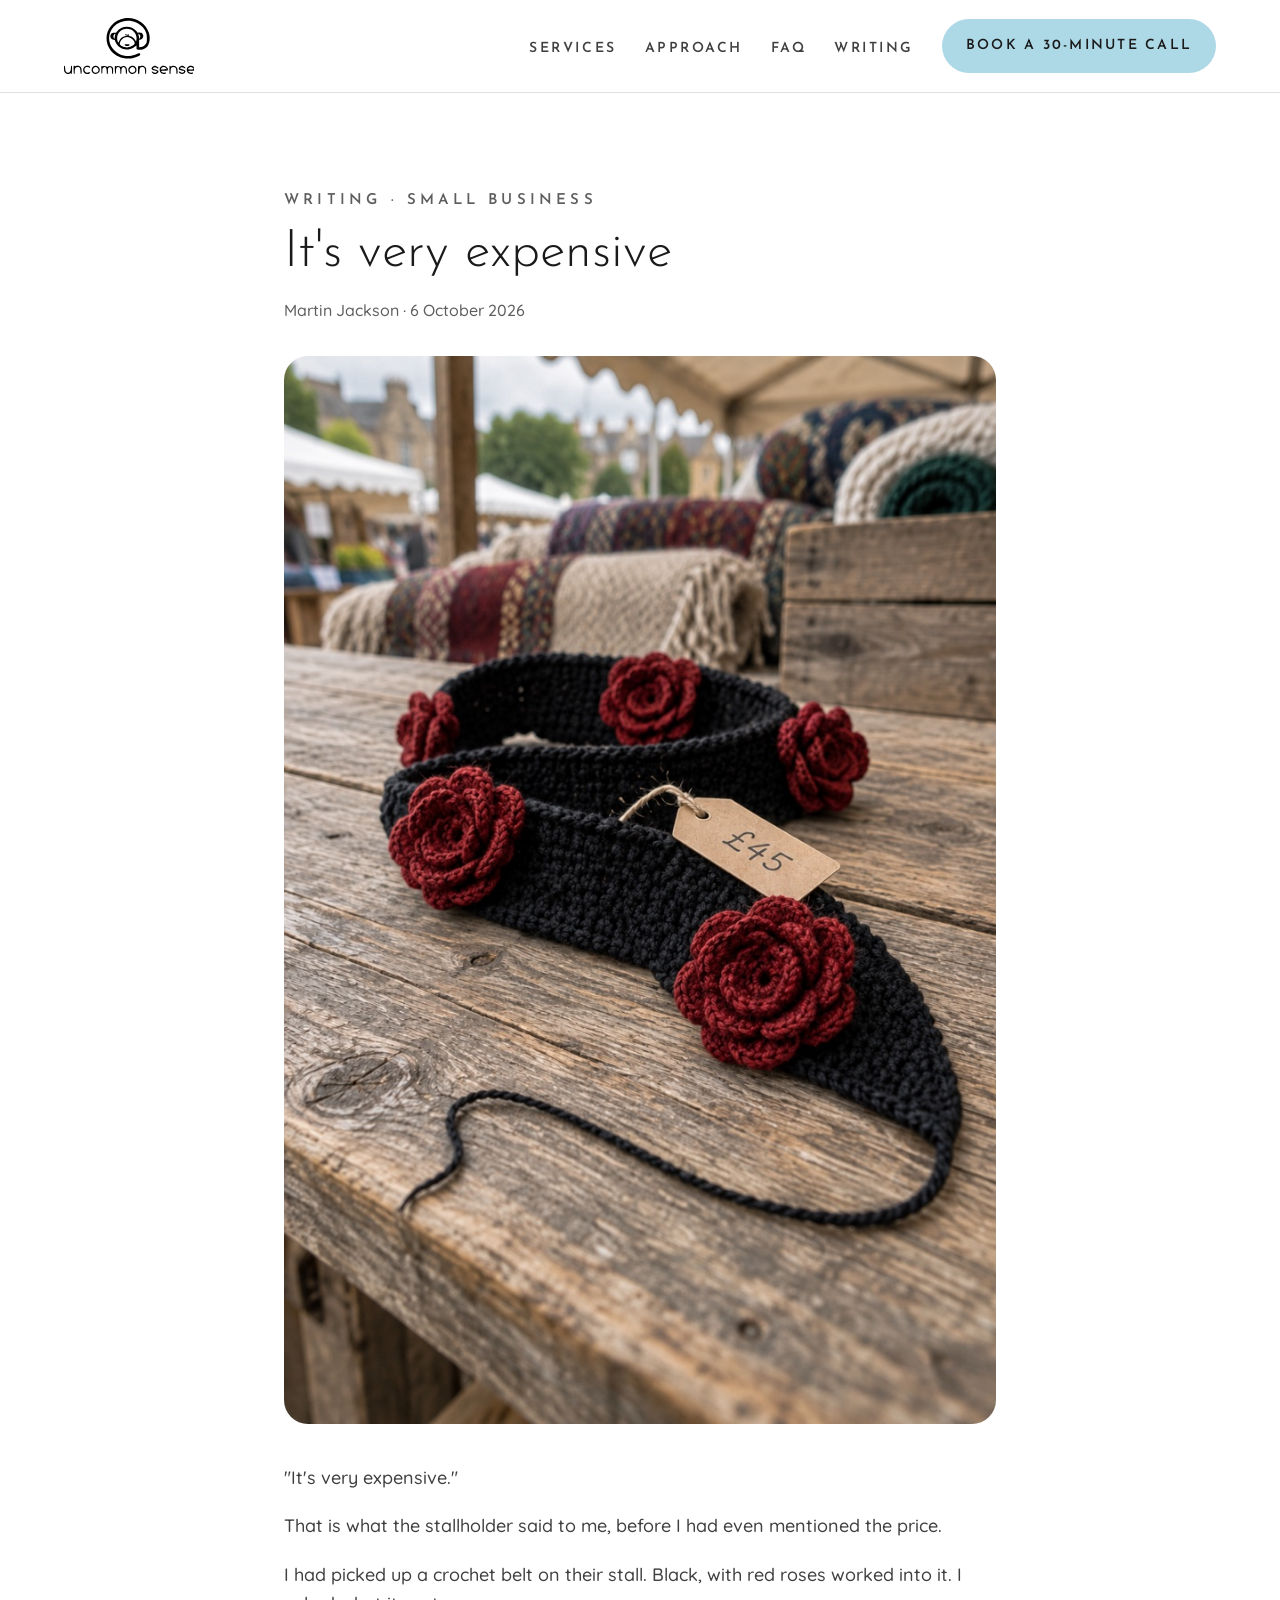
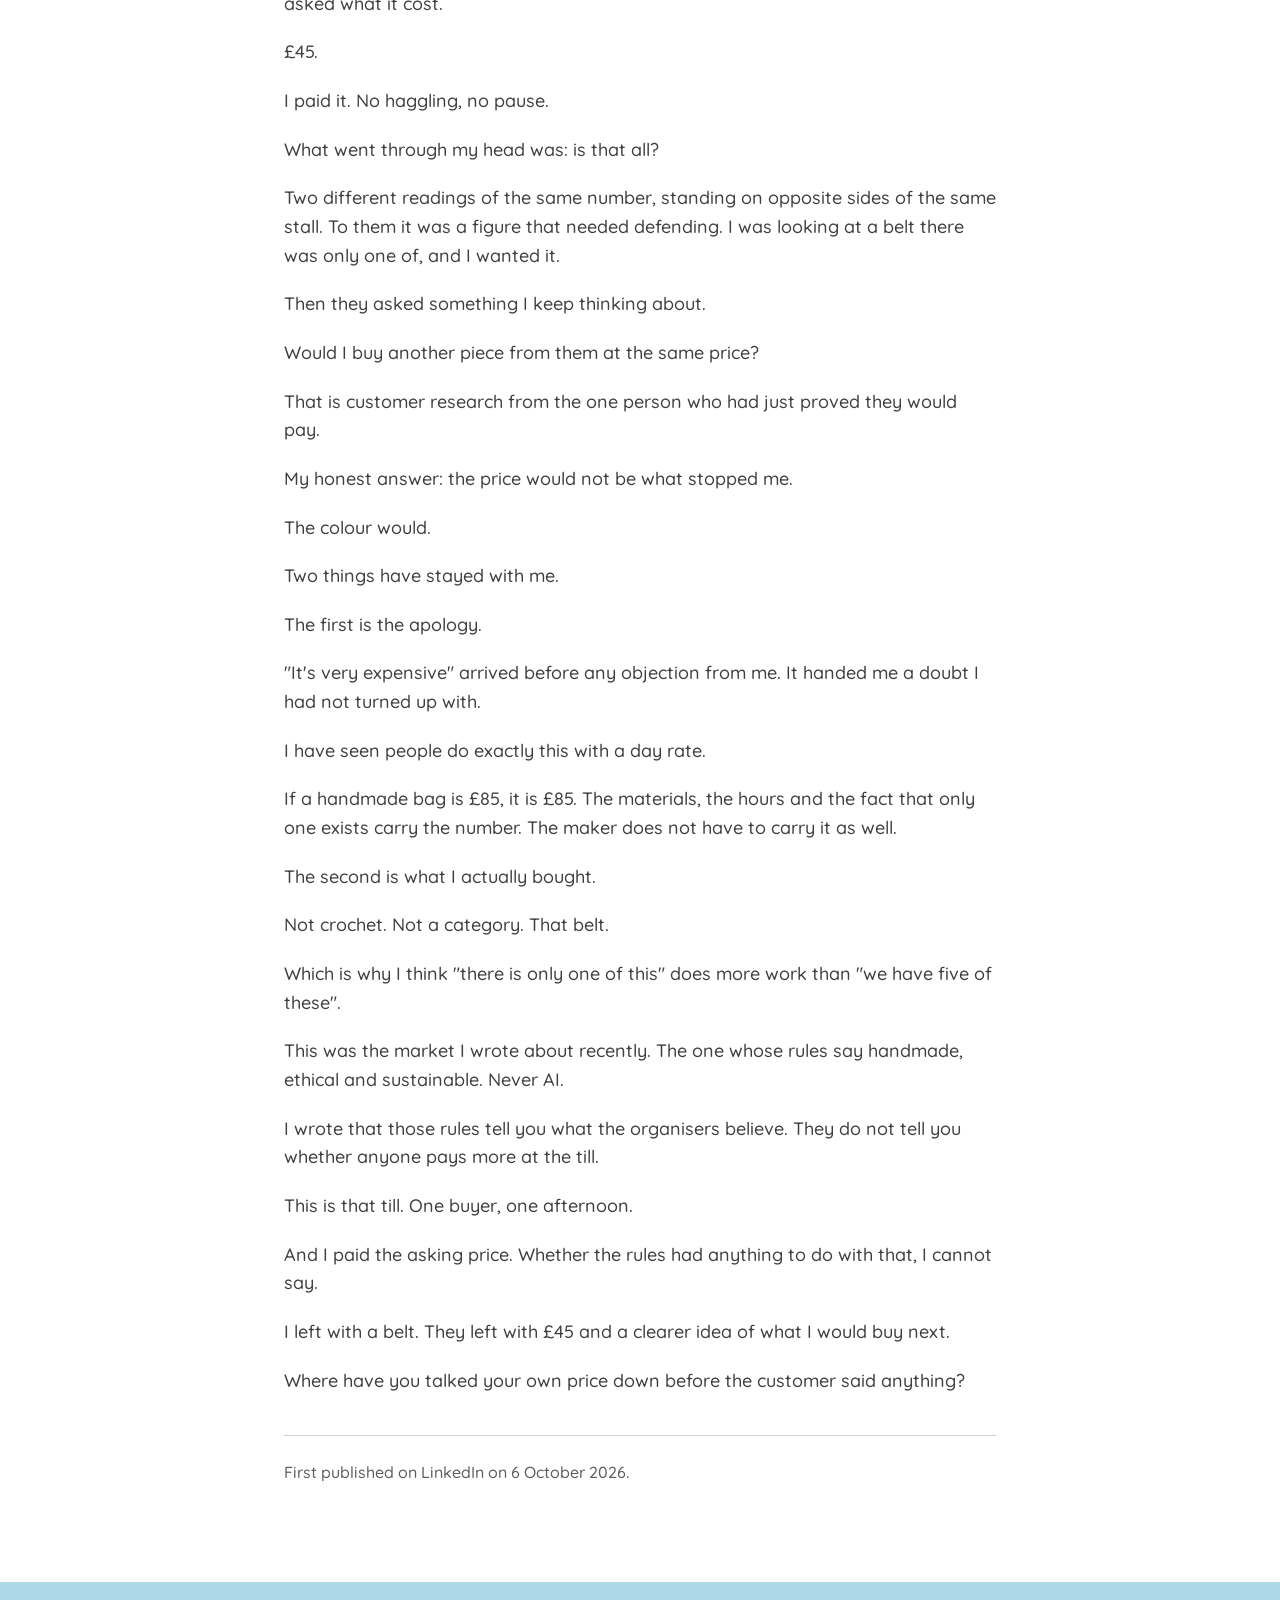
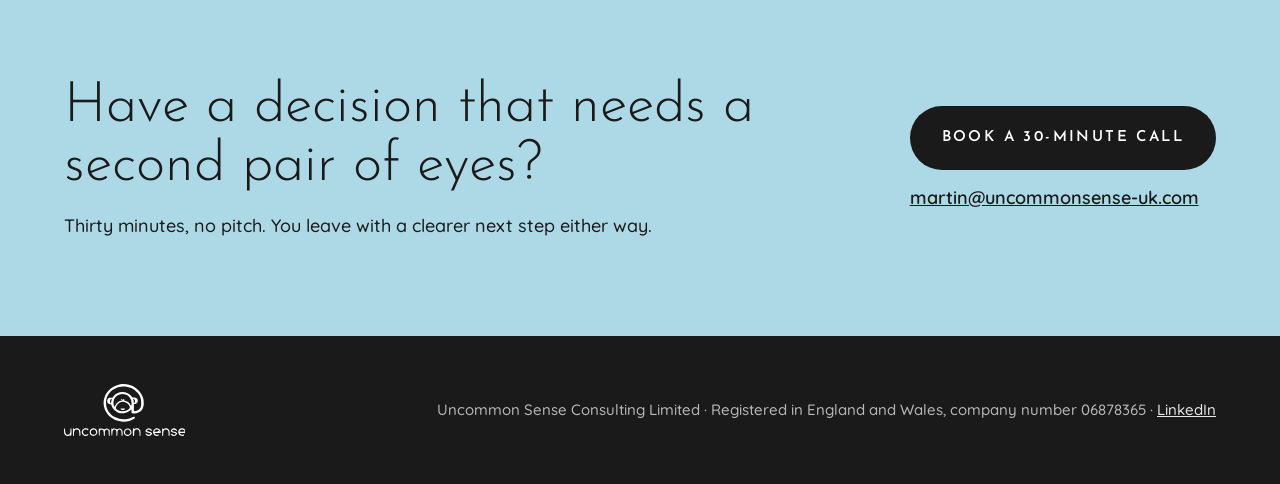
<file: writing/its-very-expensive/index.html>
<!doctype html>
<html lang="en-GB">
<head>
<meta charset="utf-8">
<meta name="viewport" content="width=device-width, initial-scale=1">
<title>It&#x27;s very expensive | Martin Jackson, Uncommon Sense</title>
<meta name="description" content="&quot;It&#x27;s very expensive.&quot; That is what the stallholder said to me, before I had even mentioned the price. I had picked up a crochet belt on their stall.">
<link rel="canonical" href="https://uncommonsense-uk.com/writing/its-very-expensive/">
<link rel="icon" href="/favicon.svg" type="image/svg+xml">
<meta name="theme-color" content="#1A1A1A">
<meta property="og:type" content="article">
<meta property="og:site_name" content="Uncommon Sense">
<meta property="og:title" content="It&#x27;s very expensive">
<meta property="og:description" content="&quot;It&#x27;s very expensive.&quot; That is what the stallholder said to me, before I had even mentioned the price. I had picked up a crochet belt on their stall.">
<meta property="og:url" content="https://uncommonsense-uk.com/writing/its-very-expensive/">
<meta property="og:image" content="https://uncommonsense-uk.com/assets/writing/its-very-expensive.jpg">
<meta property="og:locale" content="en_GB">
<meta name="twitter:card" content="summary_large_image">
<link rel="preconnect" href="https://fonts.googleapis.com">
<link rel="preconnect" href="https://fonts.gstatic.com" crossorigin>
<link rel="stylesheet" href="https://fonts.googleapis.com/css2?family=Josefin+Sans:wght@300;400;600;700&family=Quicksand:wght@400;500;600&display=swap">
<link rel="stylesheet" href="/styles.css">
<script type="application/ld+json">
{
  "@context": "https://schema.org",
  "@type": "BlogPosting",
  "headline": "It's very expensive",
  "description": "\"It's very expensive.\" That is what the stallholder said to me, before I had even mentioned the price. I had picked up a crochet belt on their stall.",
  "datePublished": "2026-10-06",
  "url": "https://uncommonsense-uk.com/writing/its-very-expensive/",
  "mainEntityOfPage": "https://uncommonsense-uk.com/writing/its-very-expensive/",
  "image": "https://uncommonsense-uk.com/assets/writing/its-very-expensive.jpg",
  "inLanguage": "en-GB",
  "author": {
    "@type": "Person",
    "@id": "https://uncommonsense-uk.com/#martin",
    "name": "Martin Jackson",
    "url": "https://uncommonsense-uk.com/"
  },
  "publisher": {
    "@id": "https://uncommonsense-uk.com/#business"
  },
  "keywords": "Small business"
}
</script>
<!-- Cloudflare Web Analytics --><script type='module' src='https://static.cloudflareinsights.com/beacon.min.js' data-cf-beacon='{"token": "bb5d993453f34cdc9aaf4699ba7a2c94"}'></script><!-- End Cloudflare Web Analytics -->
</head>
<body>

<header class="site-header">
  <nav class="wrap nav" aria-label="Main">
    <a href="/"><img src="/assets/logo.svg" alt="Uncommon Sense home" width="130" height="56"></a>
    <ul>
      <li><a href="/#services">Services</a></li>
      <li><a href="/#approach">Approach</a></li>
      <li><a href="/#faq">FAQ</a></li>
      <li><a href="/writing/">Writing</a></li>
      <li><a class="btn btn-blue" href="https://calendly.com/martin-uncommonsense-uk/30min">Book a 30-minute call</a></li>
    </ul>
  </nav>
</header>

<main>

<article class="section white article">
  <div class="wrap article-wrap">
    <p class="eyebrow"><a href="/writing/">Writing</a> · Small business</p>
    <h1>It&#x27;s very expensive</h1>
    <p class="byline">Martin Jackson · <time datetime="2026-10-06">6 October 2026</time></p>
    <figure class="article-hero"><img src="/assets/writing/its-very-expensive.jpg" alt="A black crochet belt with raised red roses, loosely coiled on a weathered wooden market stall table. One end tapers into a single loose strand of yarn. A plain kraft tag on string is handwritten with £45 and nothing else. Folded textiles and a wooden crate are out of focus behind."></figure>
    <div class="article-body">
<p>"It's very expensive."</p>
<p>That is what the stallholder said to me, before I had even mentioned the price.</p>
<p>I had picked up a crochet belt on their stall. Black, with red roses worked into it. I asked what it cost.</p>
<p>£45.</p>
<p>I paid it. No haggling, no pause.</p>
<p>What went through my head was: is that all?</p>
<p>Two different readings of the same number, standing on opposite sides of the same stall. To them it was a figure that needed defending. I was looking at a belt there was only one of, and I wanted it.</p>
<p>Then they asked something I keep thinking about.</p>
<p>Would I buy another piece from them at the same price?</p>
<p>That is customer research from the one person who had just proved they would pay.</p>
<p>My honest answer: the price would not be what stopped me.</p>
<p>The colour would.</p>
<p>Two things have stayed with me.</p>
<p>The first is the apology.</p>
<p>"It's very expensive" arrived before any objection from me. It handed me a doubt I had not turned up with.</p>
<p>I have seen people do exactly this with a day rate.</p>
<p>If a handmade bag is £85, it is £85. The materials, the hours and the fact that only one exists carry the number. The maker does not have to carry it as well.</p>
<p>The second is what I actually bought.</p>
<p>Not crochet. Not a category. That belt.</p>
<p>Which is why I think "there is only one of this" does more work than "we have five of these".</p>
<p>This was the market I wrote about recently. The one whose rules say handmade, ethical and sustainable. Never AI.</p>
<p>I wrote that those rules tell you what the organisers believe. They do not tell you whether anyone pays more at the till.</p>
<p>This is that till. One buyer, one afternoon.</p>
<p>And I paid the asking price. Whether the rules had anything to do with that, I cannot say.</p>
<p>I left with a belt. They left with £45 and a clearer idea of what I would buy next.</p>
<p>Where have you talked your own price down before the customer said anything?</p>
    </div>
    <p class="origin">First published on LinkedIn on 6 October 2026.</p>
  </div>
</article>

<section class="section contact" aria-labelledby="contact-h">
  <div class="wrap">
    <div class="contact-copy">
      <h2 id="contact-h">Have a decision that needs a second pair of eyes?</h2>
      <p>Thirty minutes, no pitch. You leave with a clearer next step either way.</p>
    </div>
    <div class="contact-actions">
      <a class="btn btn-dark" href="https://calendly.com/martin-uncommonsense-uk/30min">Book a 30-minute call</a>
      <a href="mailto:martin@uncommonsense-uk.com">martin@uncommonsense-uk.com</a>
    </div>
  </div>
</section>

</main>

<footer class="site-footer">
  <div class="wrap">
    <img src="/assets/logo-white.svg" alt="Uncommon Sense" width="121" height="52">
    <p>Uncommon Sense Consulting Limited · Registered in England and Wales, company number 06878365 · <a href="https://www.linkedin.com/in/uncommonsense">LinkedIn</a></p>
  </div>
</footer>

</body>
</html>
</file>
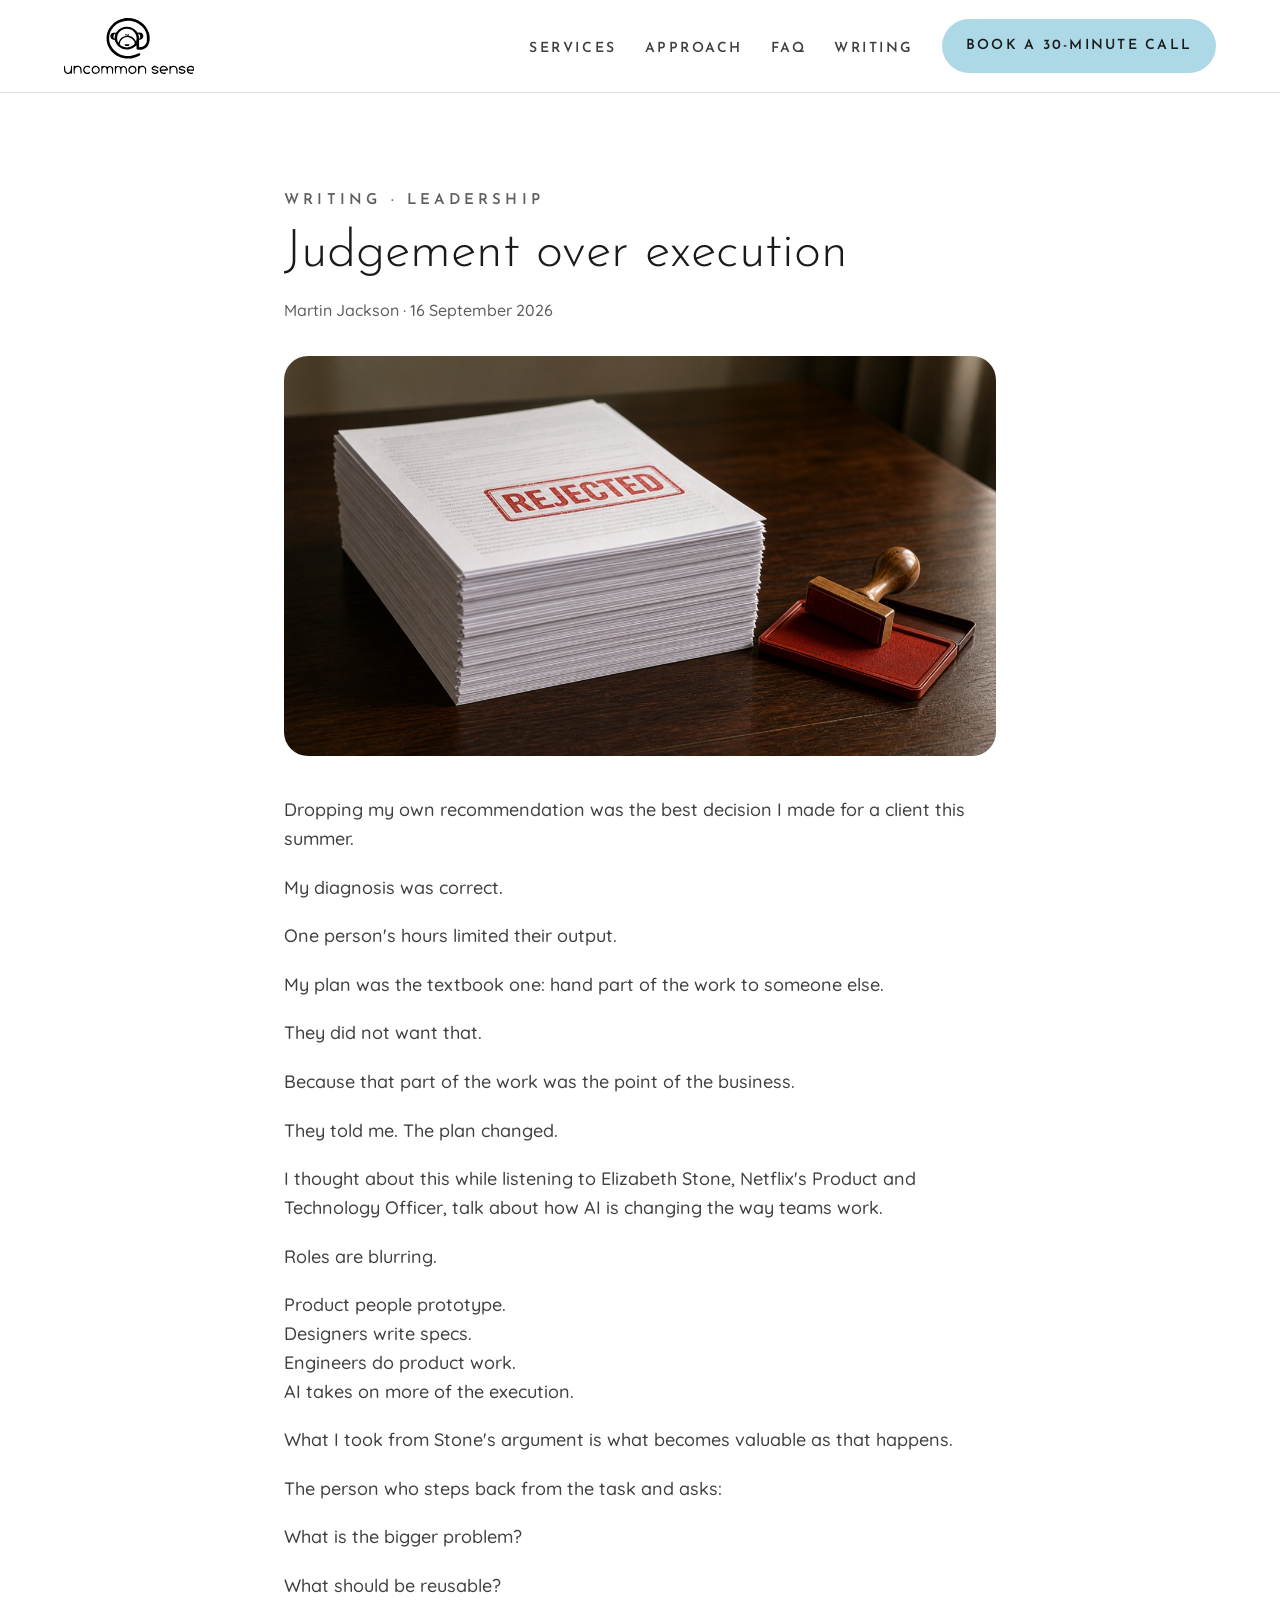
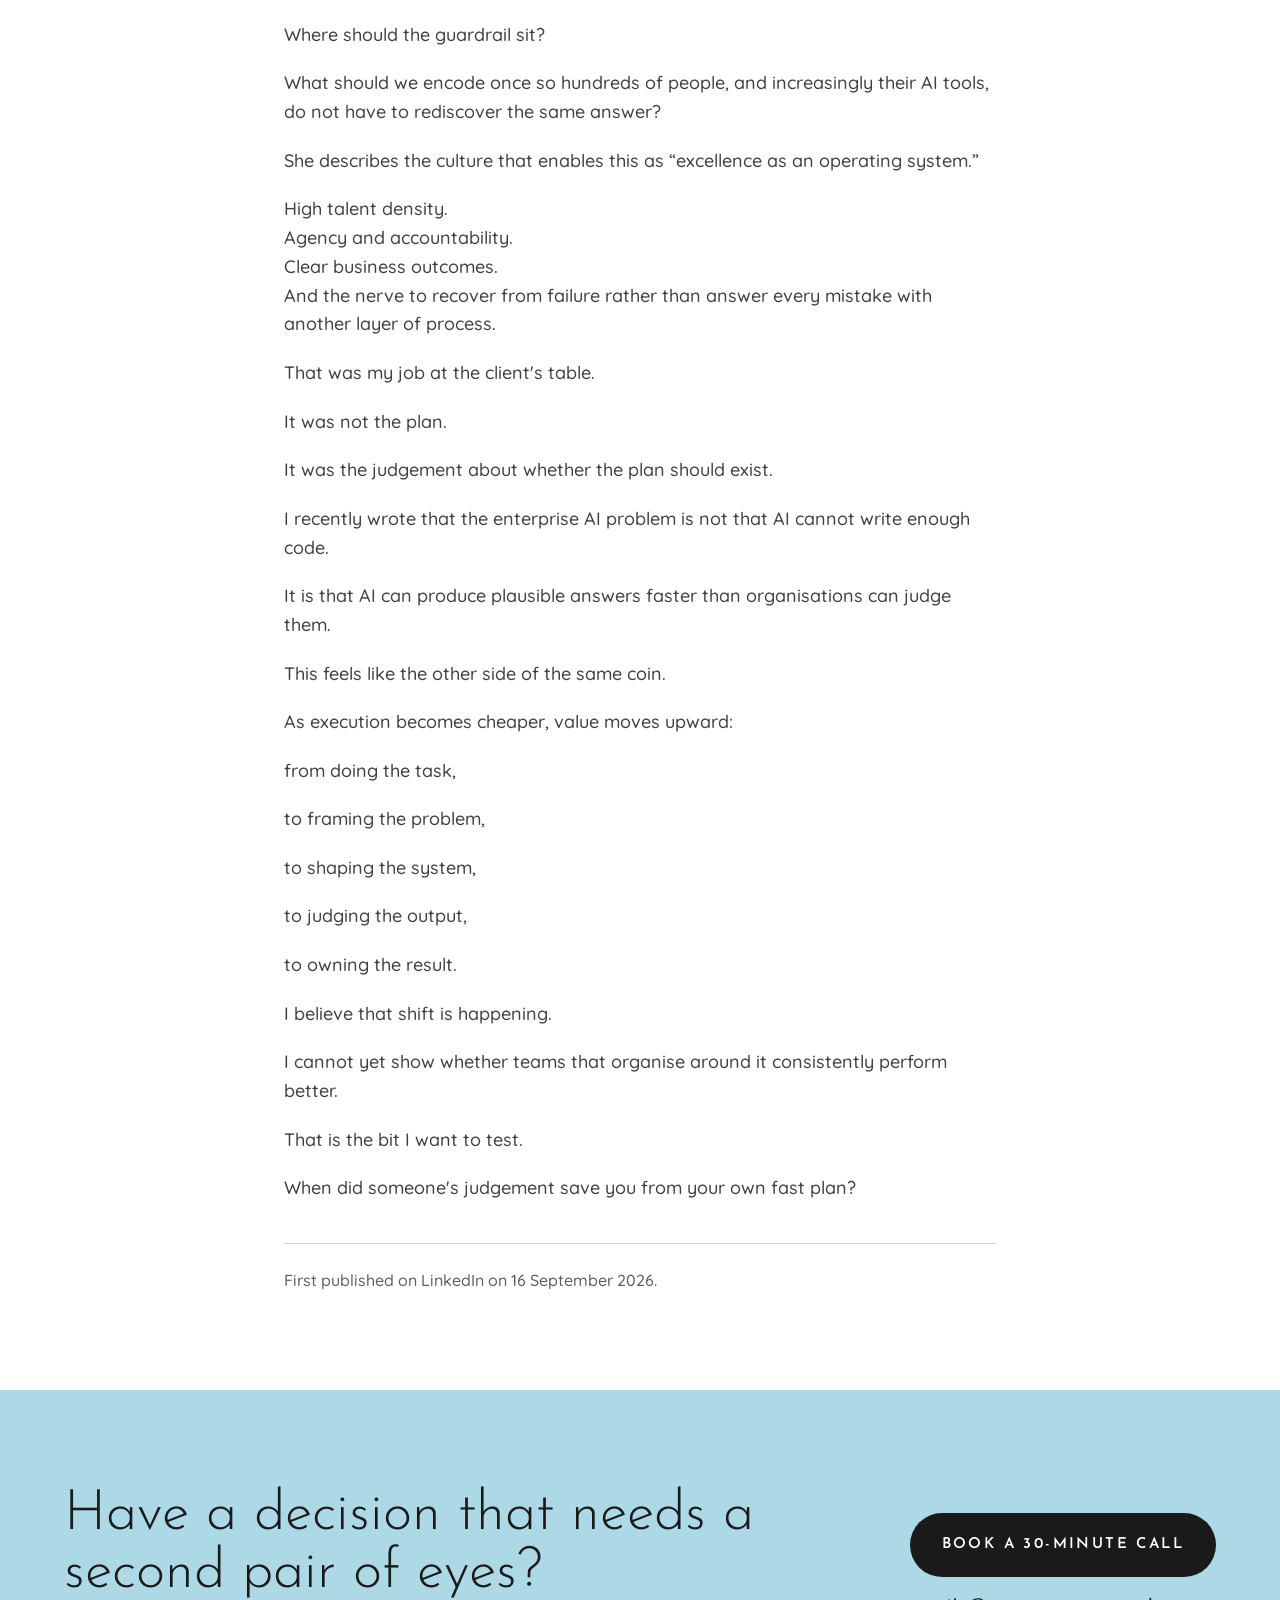
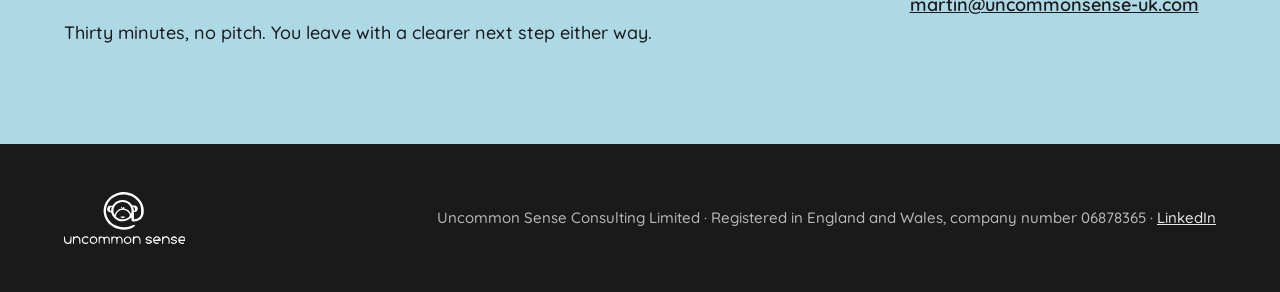
<file: writing/judgement-over-execution/index.html>
<!doctype html>
<html lang="en-GB">
<head>
<meta charset="utf-8">
<meta name="viewport" content="width=device-width, initial-scale=1">
<title>Judgement over execution | Martin Jackson, Uncommon Sense</title>
<meta name="description" content="Dropping my own recommendation was the best decision I made for a client this summer. My diagnosis was correct. One person&#x27;s hours limited their output.">
<link rel="canonical" href="https://uncommonsense-uk.com/writing/judgement-over-execution/">
<link rel="icon" href="/favicon.svg" type="image/svg+xml">
<meta name="theme-color" content="#1A1A1A">
<meta property="og:type" content="article">
<meta property="og:site_name" content="Uncommon Sense">
<meta property="og:title" content="Judgement over execution">
<meta property="og:description" content="Dropping my own recommendation was the best decision I made for a client this summer. My diagnosis was correct. One person&#x27;s hours limited their output.">
<meta property="og:url" content="https://uncommonsense-uk.com/writing/judgement-over-execution/">
<meta property="og:image" content="https://uncommonsense-uk.com/assets/writing/judgement-over-execution.jpg">
<meta property="og:locale" content="en_GB">
<meta name="twitter:card" content="summary_large_image">
<link rel="preconnect" href="https://fonts.googleapis.com">
<link rel="preconnect" href="https://fonts.gstatic.com" crossorigin>
<link rel="stylesheet" href="https://fonts.googleapis.com/css2?family=Josefin+Sans:wght@300;400;600;700&family=Quicksand:wght@400;500;600&display=swap">
<link rel="stylesheet" href="/styles.css">
<script type="application/ld+json">
{
  "@context": "https://schema.org",
  "@type": "BlogPosting",
  "headline": "Judgement over execution",
  "description": "Dropping my own recommendation was the best decision I made for a client this summer. My diagnosis was correct. One person's hours limited their output.",
  "datePublished": "2026-09-16",
  "url": "https://uncommonsense-uk.com/writing/judgement-over-execution/",
  "mainEntityOfPage": "https://uncommonsense-uk.com/writing/judgement-over-execution/",
  "image": "https://uncommonsense-uk.com/assets/writing/judgement-over-execution.jpg",
  "inLanguage": "en-GB",
  "author": {
    "@type": "Person",
    "@id": "https://uncommonsense-uk.com/#martin",
    "name": "Martin Jackson",
    "url": "https://uncommonsense-uk.com/"
  },
  "publisher": {
    "@id": "https://uncommonsense-uk.com/#business"
  },
  "keywords": "Leadership"
}
</script>
<!-- Cloudflare Web Analytics --><script type='module' src='https://static.cloudflareinsights.com/beacon.min.js' data-cf-beacon='{"token": "bb5d993453f34cdc9aaf4699ba7a2c94"}'></script><!-- End Cloudflare Web Analytics -->
</head>
<body>

<header class="site-header">
  <nav class="wrap nav" aria-label="Main">
    <a href="/"><img src="/assets/logo.svg" alt="Uncommon Sense home" width="130" height="56"></a>
    <ul>
      <li><a href="/#services">Services</a></li>
      <li><a href="/#approach">Approach</a></li>
      <li><a href="/#faq">FAQ</a></li>
      <li><a href="/writing/">Writing</a></li>
      <li><a class="btn btn-blue" href="https://calendly.com/martin-uncommonsense-uk/30min">Book a 30-minute call</a></li>
    </ul>
  </nav>
</header>

<main>

<article class="section white article">
  <div class="wrap article-wrap">
    <p class="eyebrow"><a href="/writing/">Writing</a> · Leadership</p>
    <h1>Judgement over execution</h1>
    <p class="byline">Martin Jackson · <time datetime="2026-09-16">16 September 2026</time></p>
    <figure class="article-hero"><img src="/assets/writing/judgement-over-execution.jpg" alt="A stack of printed pages sits on a dark wooden desk, a red REJECTED stamp across the top sheet, with a red ink pad and wooden stamp beside it."></figure>
    <div class="article-body">
<p>Dropping my own recommendation was the best decision I made for a client this summer.</p>
<p>My diagnosis was correct.</p>
<p>One person's hours limited their output.</p>
<p>My plan was the textbook one: hand part of the work to someone else.</p>
<p>They did not want that.</p>
<p>Because that part of the work was the point of the business.</p>
<p>They told me. The plan changed.</p>
<p>I thought about this while listening to Elizabeth Stone, Netflix's Product and Technology Officer, talk about how AI is changing the way teams work.</p>
<p>Roles are blurring.</p>
<p>Product people prototype.<br>Designers write specs.<br>Engineers do product work.<br>AI takes on more of the execution.</p>
<p>What I took from Stone's argument is what becomes valuable as that happens.</p>
<p>The person who steps back from the task and asks:</p>
<p>What is the bigger problem?</p>
<p>What should be reusable?</p>
<p>Where should the guardrail sit?</p>
<p>What should we encode once so hundreds of people, and increasingly their AI tools, do not have to rediscover the same answer?</p>
<p>She describes the culture that enables this as “excellence as an operating system.”</p>
<p>High talent density.<br>Agency and accountability.<br>Clear business outcomes.<br>And the nerve to recover from failure rather than answer every mistake with another layer of process.</p>
<p>That was my job at the client's table.</p>
<p>It was not the plan.</p>
<p>It was the judgement about whether the plan should exist.</p>
<p>I recently wrote that the enterprise AI problem is not that AI cannot write enough code.</p>
<p>It is that AI can produce plausible answers faster than organisations can judge them.</p>
<p>This feels like the other side of the same coin.</p>
<p>As execution becomes cheaper, value moves upward:</p>
<p>from doing the task,</p>
<p>to framing the problem,</p>
<p>to shaping the system,</p>
<p>to judging the output,</p>
<p>to owning the result.</p>
<p>I believe that shift is happening.</p>
<p>I cannot yet show whether teams that organise around it consistently perform better.</p>
<p>That is the bit I want to test.</p>
<p>When did someone's judgement save you from your own fast plan?</p>
    </div>
    <p class="origin">First published on LinkedIn on 16 September 2026.</p>
  </div>
</article>

<section class="section contact" aria-labelledby="contact-h">
  <div class="wrap">
    <div class="contact-copy">
      <h2 id="contact-h">Have a decision that needs a second pair of eyes?</h2>
      <p>Thirty minutes, no pitch. You leave with a clearer next step either way.</p>
    </div>
    <div class="contact-actions">
      <a class="btn btn-dark" href="https://calendly.com/martin-uncommonsense-uk/30min">Book a 30-minute call</a>
      <a href="mailto:martin@uncommonsense-uk.com">martin@uncommonsense-uk.com</a>
    </div>
  </div>
</section>

</main>

<footer class="site-footer">
  <div class="wrap">
    <img src="/assets/logo-white.svg" alt="Uncommon Sense" width="121" height="52">
    <p>Uncommon Sense Consulting Limited · Registered in England and Wales, company number 06878365 · <a href="https://www.linkedin.com/in/uncommonsense">LinkedIn</a></p>
  </div>
</footer>

</body>
</html>
</file>
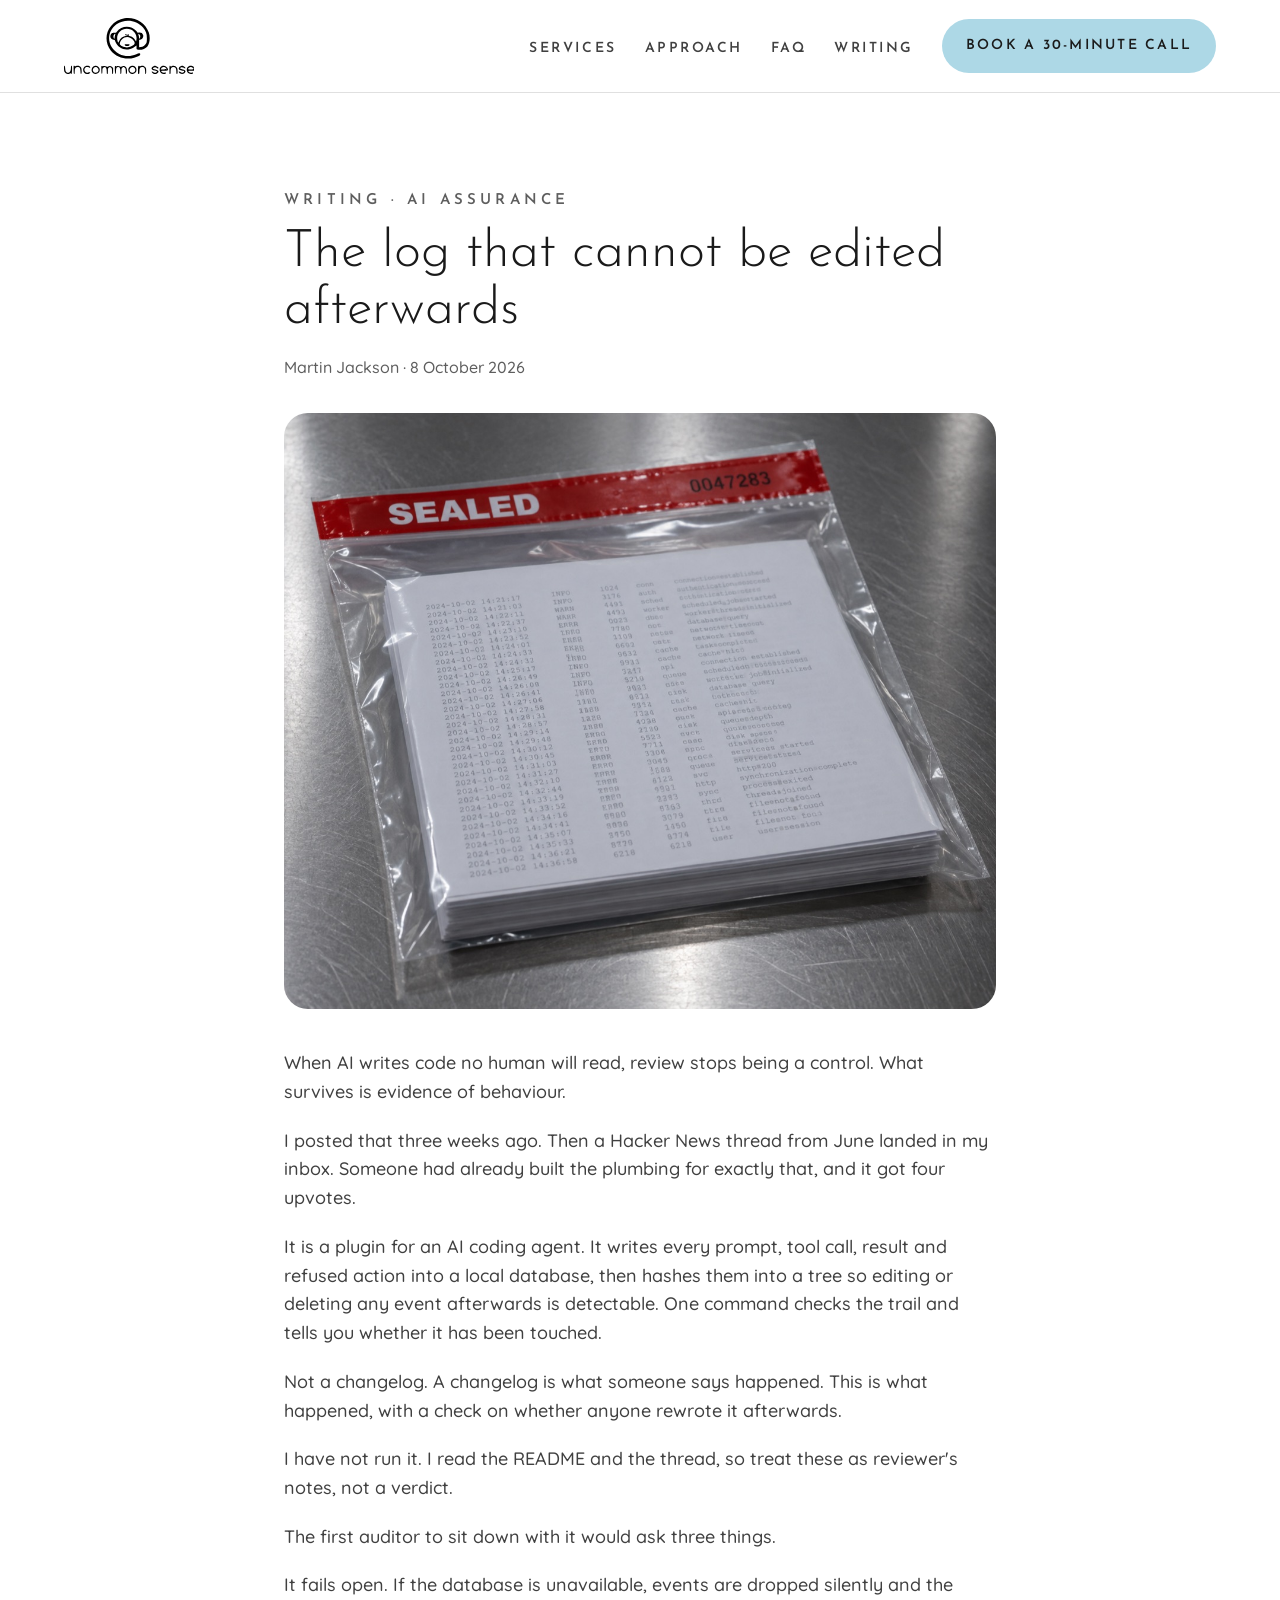
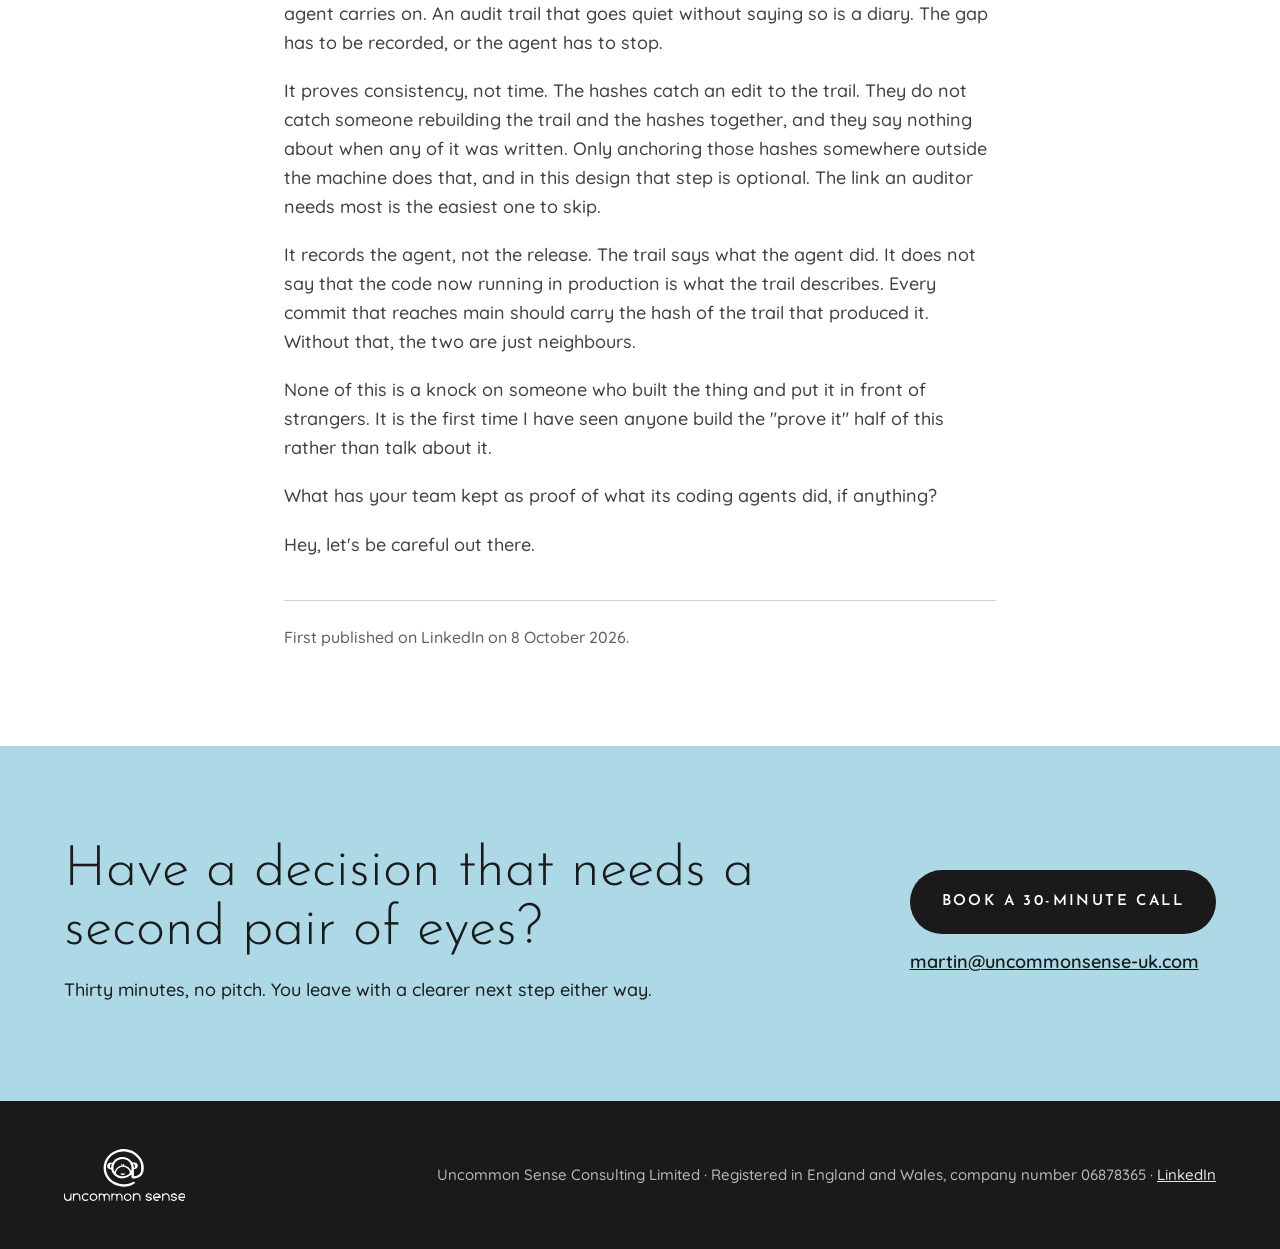
<file: writing/log-that-cannot-be-edited/index.html>
<!doctype html>
<html lang="en-GB">
<head>
<meta charset="utf-8">
<meta name="viewport" content="width=device-width, initial-scale=1">
<title>The log that cannot be edited afterwards | Martin Jackson, Uncommon Sense</title>
<meta name="description" content="When AI writes code no human will read, review stops being a control. What survives is evidence of behaviour. I posted that three weeks ago.">
<link rel="canonical" href="https://uncommonsense-uk.com/writing/log-that-cannot-be-edited/">
<link rel="icon" href="/favicon.svg" type="image/svg+xml">
<meta name="theme-color" content="#1A1A1A">
<meta property="og:type" content="article">
<meta property="og:site_name" content="Uncommon Sense">
<meta property="og:title" content="The log that cannot be edited afterwards">
<meta property="og:description" content="When AI writes code no human will read, review stops being a control. What survives is evidence of behaviour. I posted that three weeks ago.">
<meta property="og:url" content="https://uncommonsense-uk.com/writing/log-that-cannot-be-edited/">
<meta property="og:image" content="https://uncommonsense-uk.com/assets/writing/log-that-cannot-be-edited.jpg">
<meta property="og:locale" content="en_GB">
<meta name="twitter:card" content="summary_large_image">
<link rel="preconnect" href="https://fonts.googleapis.com">
<link rel="preconnect" href="https://fonts.gstatic.com" crossorigin>
<link rel="stylesheet" href="https://fonts.googleapis.com/css2?family=Josefin+Sans:wght@300;400;600;700&family=Quicksand:wght@400;500;600&display=swap">
<link rel="stylesheet" href="/styles.css">
<script type="application/ld+json">
{
  "@context": "https://schema.org",
  "@type": "BlogPosting",
  "headline": "The log that cannot be edited afterwards",
  "description": "When AI writes code no human will read, review stops being a control. What survives is evidence of behaviour. I posted that three weeks ago.",
  "datePublished": "2026-10-08",
  "url": "https://uncommonsense-uk.com/writing/log-that-cannot-be-edited/",
  "mainEntityOfPage": "https://uncommonsense-uk.com/writing/log-that-cannot-be-edited/",
  "image": "https://uncommonsense-uk.com/assets/writing/log-that-cannot-be-edited.jpg",
  "inLanguage": "en-GB",
  "author": {
    "@type": "Person",
    "@id": "https://uncommonsense-uk.com/#martin",
    "name": "Martin Jackson",
    "url": "https://uncommonsense-uk.com/"
  },
  "publisher": {
    "@id": "https://uncommonsense-uk.com/#business"
  },
  "keywords": "AI assurance"
}
</script>
<!-- Cloudflare Web Analytics --><script type='module' src='https://static.cloudflareinsights.com/beacon.min.js' data-cf-beacon='{"token": "bb5d993453f34cdc9aaf4699ba7a2c94"}'></script><!-- End Cloudflare Web Analytics -->
</head>
<body>

<header class="site-header">
  <nav class="wrap nav" aria-label="Main">
    <a href="/"><img src="/assets/logo.svg" alt="Uncommon Sense home" width="130" height="56"></a>
    <ul>
      <li><a href="/#services">Services</a></li>
      <li><a href="/#approach">Approach</a></li>
      <li><a href="/#faq">FAQ</a></li>
      <li><a href="/writing/">Writing</a></li>
      <li><a class="btn btn-blue" href="https://calendly.com/martin-uncommonsense-uk/30min">Book a 30-minute call</a></li>
    </ul>
  </nav>
</header>

<main>

<article class="section white article">
  <div class="wrap article-wrap">
    <p class="eyebrow"><a href="/writing/">Writing</a> · AI assurance</p>
    <h1>The log that cannot be edited afterwards</h1>
    <p class="byline">Martin Jackson · <time datetime="2026-10-08">8 October 2026</time></p>
    <figure class="article-hero"><img src="/assets/writing/log-that-cannot-be-edited.jpg" alt="A stack of white printed pages with rows of timestamped log lines sits inside a clear plastic bag on a steel table, its red strip labelled SEALED with the number 0047283."></figure>
    <div class="article-body">
<p>When AI writes code no human will read, review stops being a control. What survives is evidence of behaviour.</p>
<p>I posted that three weeks ago. Then a Hacker News thread from June landed in my inbox. Someone had already built the plumbing for exactly that, and it got four upvotes.</p>
<p>It is a plugin for an AI coding agent. It writes every prompt, tool call, result and refused action into a local database, then hashes them into a tree so editing or deleting any event afterwards is detectable. One command checks the trail and tells you whether it has been touched.</p>
<p>Not a changelog. A changelog is what someone says happened. This is what happened, with a check on whether anyone rewrote it afterwards.</p>
<p>I have not run it. I read the README and the thread, so treat these as reviewer's notes, not a verdict.</p>
<p>The first auditor to sit down with it would ask three things.</p>
<p>It fails open. If the database is unavailable, events are dropped silently and the agent carries on. An audit trail that goes quiet without saying so is a diary. The gap has to be recorded, or the agent has to stop.</p>
<p>It proves consistency, not time. The hashes catch an edit to the trail. They do not catch someone rebuilding the trail and the hashes together, and they say nothing about when any of it was written. Only anchoring those hashes somewhere outside the machine does that, and in this design that step is optional. The link an auditor needs most is the easiest one to skip.</p>
<p>It records the agent, not the release. The trail says what the agent did. It does not say that the code now running in production is what the trail describes. Every commit that reaches main should carry the hash of the trail that produced it. Without that, the two are just neighbours.</p>
<p>None of this is a knock on someone who built the thing and put it in front of strangers. It is the first time I have seen anyone build the "prove it" half of this rather than talk about it.</p>
<p>What has your team kept as proof of what its coding agents did, if anything?</p>
<p>Hey, let's be careful out there.</p>
    </div>
    <p class="origin">First published on LinkedIn on 8 October 2026.</p>
  </div>
</article>

<section class="section contact" aria-labelledby="contact-h">
  <div class="wrap">
    <div class="contact-copy">
      <h2 id="contact-h">Have a decision that needs a second pair of eyes?</h2>
      <p>Thirty minutes, no pitch. You leave with a clearer next step either way.</p>
    </div>
    <div class="contact-actions">
      <a class="btn btn-dark" href="https://calendly.com/martin-uncommonsense-uk/30min">Book a 30-minute call</a>
      <a href="mailto:martin@uncommonsense-uk.com">martin@uncommonsense-uk.com</a>
    </div>
  </div>
</section>

</main>

<footer class="site-footer">
  <div class="wrap">
    <img src="/assets/logo-white.svg" alt="Uncommon Sense" width="121" height="52">
    <p>Uncommon Sense Consulting Limited · Registered in England and Wales, company number 06878365 · <a href="https://www.linkedin.com/in/uncommonsense">LinkedIn</a></p>
  </div>
</footer>

</body>
</html>
</file>
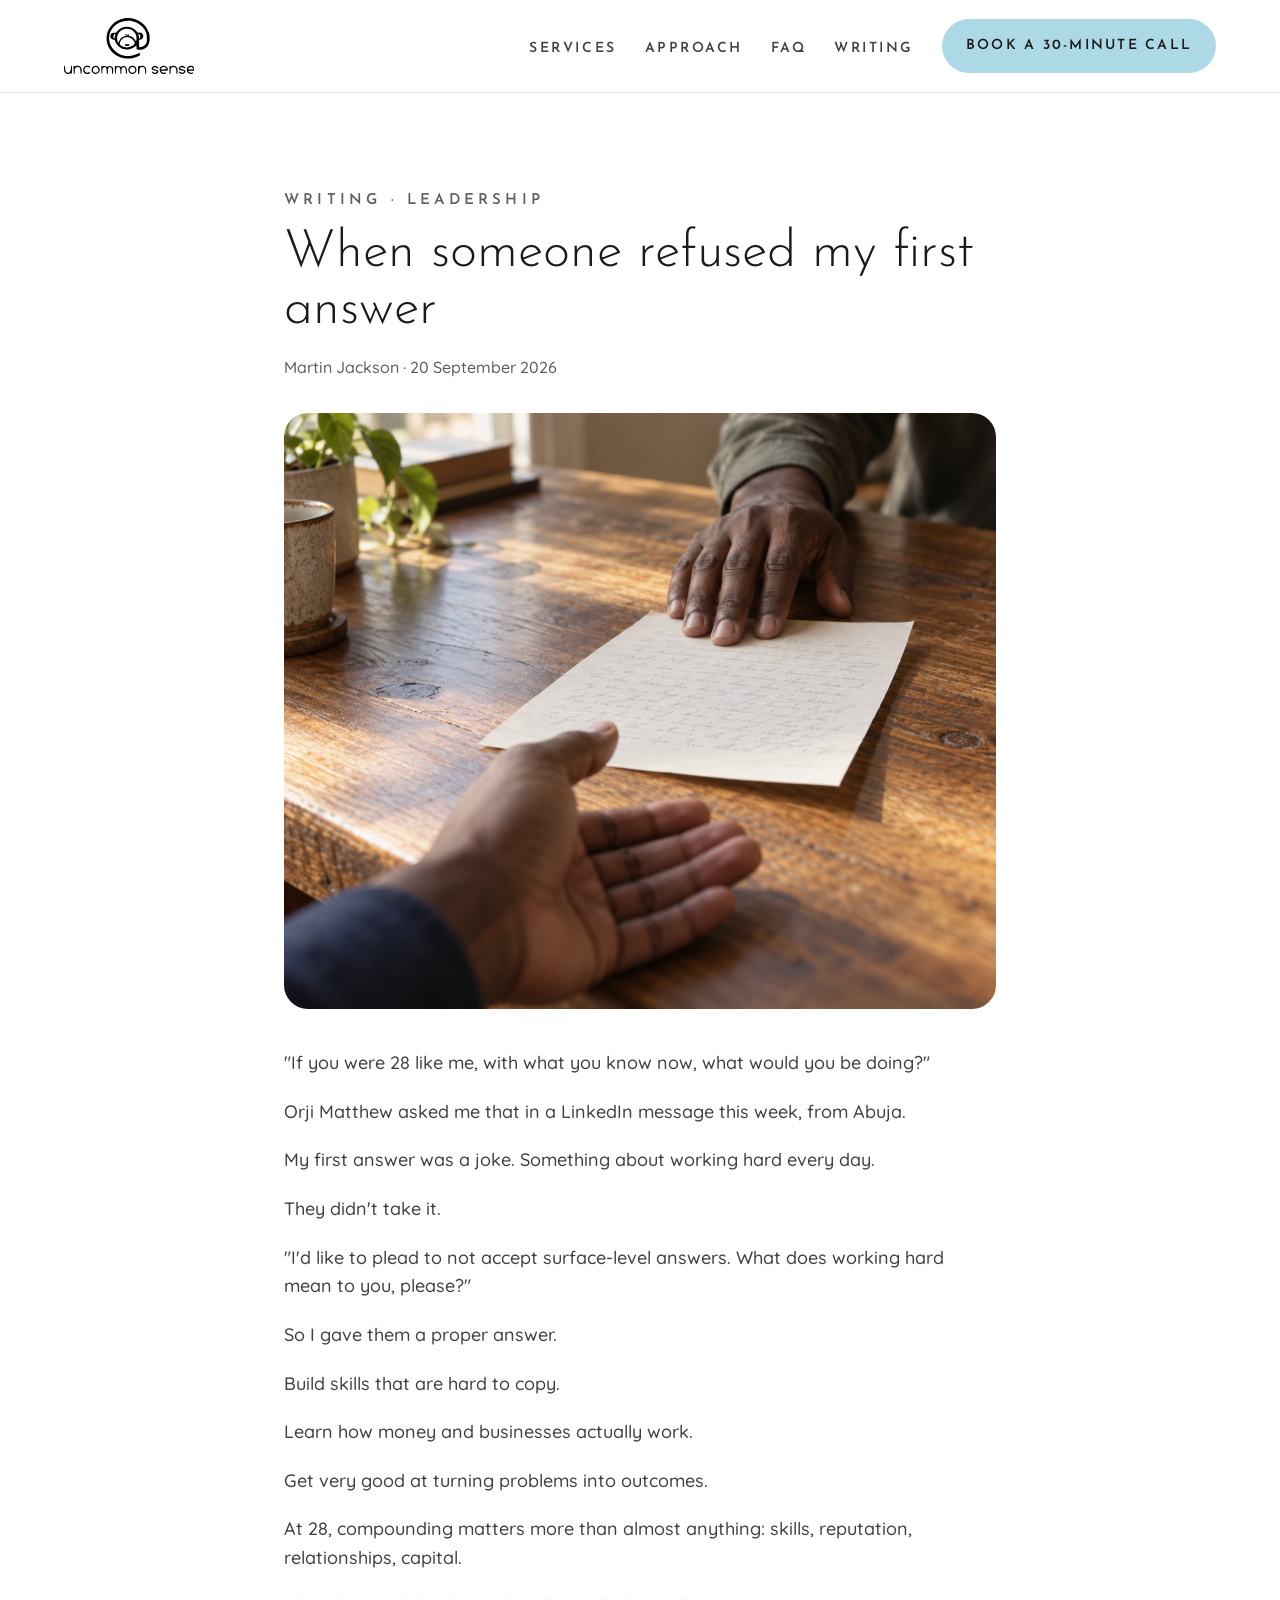
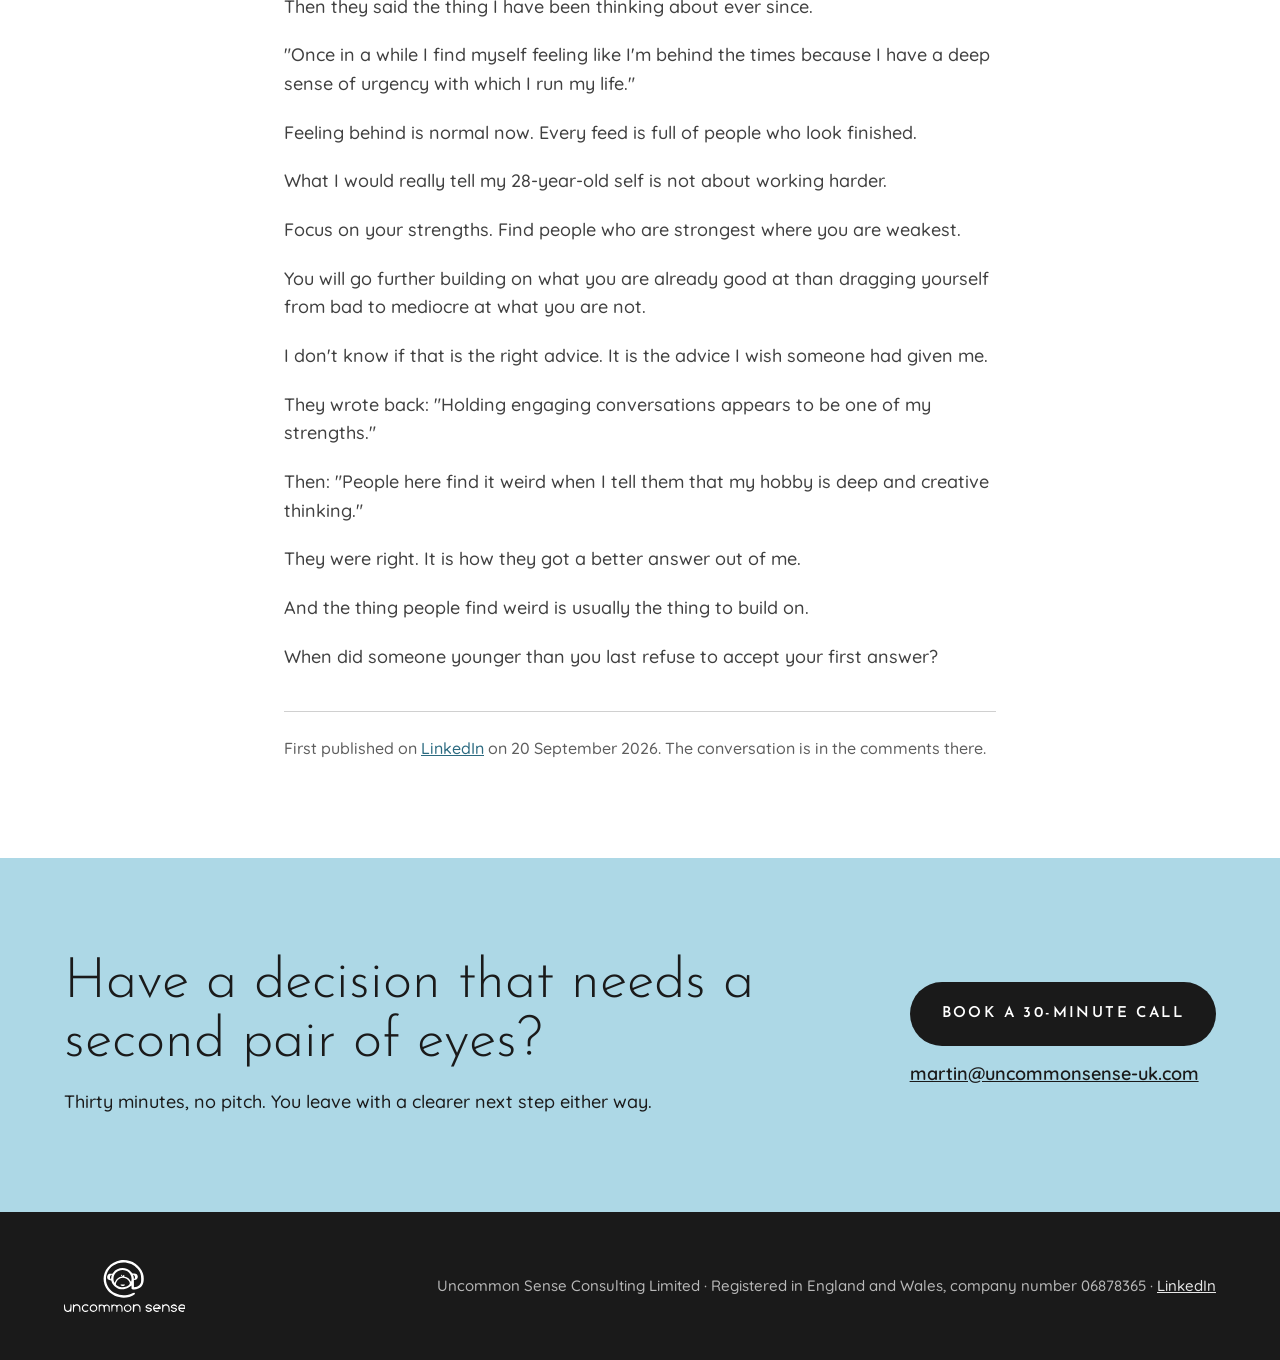
<file: writing/refuse-the-first-answer/index.html>
<!doctype html>
<html lang="en-GB">
<head>
<meta charset="utf-8">
<meta name="viewport" content="width=device-width, initial-scale=1">
<title>When someone refused my first answer | Martin Jackson, Uncommon Sense</title>
<meta name="description" content="&quot;If you were 28 like me, with what you know now, what would you be doing?&quot; Orji Matthew asked me that in a LinkedIn message this week, from Abuja.">
<link rel="canonical" href="https://uncommonsense-uk.com/writing/refuse-the-first-answer/">
<link rel="icon" href="/favicon.svg" type="image/svg+xml">
<meta name="theme-color" content="#1A1A1A">
<meta property="og:type" content="article">
<meta property="og:site_name" content="Uncommon Sense">
<meta property="og:title" content="When someone refused my first answer">
<meta property="og:description" content="&quot;If you were 28 like me, with what you know now, what would you be doing?&quot; Orji Matthew asked me that in a LinkedIn message this week, from Abuja.">
<meta property="og:url" content="https://uncommonsense-uk.com/writing/refuse-the-first-answer/">
<meta property="og:image" content="https://uncommonsense-uk.com/assets/writing/refuse-the-first-answer.jpg">
<meta property="og:locale" content="en_GB">
<meta name="twitter:card" content="summary_large_image">
<link rel="preconnect" href="https://fonts.googleapis.com">
<link rel="preconnect" href="https://fonts.gstatic.com" crossorigin>
<link rel="stylesheet" href="https://fonts.googleapis.com/css2?family=Josefin+Sans:wght@300;400;600;700&family=Quicksand:wght@400;500;600&display=swap">
<link rel="stylesheet" href="/styles.css">
<script type="application/ld+json">
{
  "@context": "https://schema.org",
  "@type": "BlogPosting",
  "headline": "When someone refused my first answer",
  "description": "\"If you were 28 like me, with what you know now, what would you be doing?\" Orji Matthew asked me that in a LinkedIn message this week, from Abuja.",
  "datePublished": "2026-09-20",
  "url": "https://uncommonsense-uk.com/writing/refuse-the-first-answer/",
  "mainEntityOfPage": "https://uncommonsense-uk.com/writing/refuse-the-first-answer/",
  "image": "https://uncommonsense-uk.com/assets/writing/refuse-the-first-answer.jpg",
  "inLanguage": "en-GB",
  "author": {
    "@type": "Person",
    "@id": "https://uncommonsense-uk.com/#martin",
    "name": "Martin Jackson",
    "url": "https://uncommonsense-uk.com/"
  },
  "publisher": {
    "@id": "https://uncommonsense-uk.com/#business"
  },
  "keywords": "Leadership",
  "sameAs": "https://www.linkedin.com/feed/update/urn:li:activity:7507448510036848640/"
}
</script>
<!-- Cloudflare Web Analytics --><script type='module' src='https://static.cloudflareinsights.com/beacon.min.js' data-cf-beacon='{"token": "bb5d993453f34cdc9aaf4699ba7a2c94"}'></script><!-- End Cloudflare Web Analytics -->
</head>
<body>

<header class="site-header">
  <nav class="wrap nav" aria-label="Main">
    <a href="/"><img src="/assets/logo.svg" alt="Uncommon Sense home" width="130" height="56"></a>
    <ul>
      <li><a href="/#services">Services</a></li>
      <li><a href="/#approach">Approach</a></li>
      <li><a href="/#faq">FAQ</a></li>
      <li><a href="/writing/">Writing</a></li>
      <li><a class="btn btn-blue" href="https://calendly.com/martin-uncommonsense-uk/30min">Book a 30-minute call</a></li>
    </ul>
  </nav>
</header>

<main>

<article class="section white article">
  <div class="wrap article-wrap">
    <p class="eyebrow"><a href="/writing/">Writing</a> · Leadership</p>
    <h1>When someone refused my first answer</h1>
    <p class="byline">Martin Jackson · <time datetime="2026-09-20">20 September 2026</time></p>
    <figure class="article-hero"><img src="/assets/writing/refuse-the-first-answer.jpg" alt="Two hands rest on an old wooden table in warm light: one hand flat on a sheet of handwritten paper, the other open and held out palm up toward it."></figure>
    <div class="article-body">
<p>"If you were 28 like me, with what you know now, what would you be doing?"</p>
<p>Orji Matthew asked me that in a LinkedIn message this week, from Abuja.</p>
<p>My first answer was a joke. Something about working hard every day.</p>
<p>They didn't take it.</p>
<p>"I'd like to plead to not accept surface-level answers. What does working hard mean to you, please?"</p>
<p>So I gave them a proper answer.</p>
<p>Build skills that are hard to copy.</p>
<p>Learn how money and businesses actually work.</p>
<p>Get very good at turning problems into outcomes.</p>
<p>At 28, compounding matters more than almost anything: skills, reputation, relationships, capital.</p>
<p>Then they said the thing I have been thinking about ever since.</p>
<p>"Once in a while I find myself feeling like I'm behind the times because I have a deep sense of urgency with which I run my life."</p>
<p>Feeling behind is normal now. Every feed is full of people who look finished.</p>
<p>What I would really tell my 28-year-old self is not about working harder.</p>
<p>Focus on your strengths. Find people who are strongest where you are weakest.</p>
<p>You will go further building on what you are already good at than dragging yourself from bad to mediocre at what you are not.</p>
<p>I don't know if that is the right advice. It is the advice I wish someone had given me.</p>
<p>They wrote back: "Holding engaging conversations appears to be one of my strengths."</p>
<p>Then: "People here find it weird when I tell them that my hobby is deep and creative thinking."</p>
<p>They were right. It is how they got a better answer out of me.</p>
<p>And the thing people find weird is usually the thing to build on.</p>
<p>When did someone younger than you last refuse to accept your first answer?</p>
    </div>
    <p class="origin">First published on <a href="https://www.linkedin.com/feed/update/urn:li:activity:7507448510036848640/">LinkedIn</a> on 20 September 2026. The conversation is in the comments there.</p>
  </div>
</article>

<section class="section contact" aria-labelledby="contact-h">
  <div class="wrap">
    <div class="contact-copy">
      <h2 id="contact-h">Have a decision that needs a second pair of eyes?</h2>
      <p>Thirty minutes, no pitch. You leave with a clearer next step either way.</p>
    </div>
    <div class="contact-actions">
      <a class="btn btn-dark" href="https://calendly.com/martin-uncommonsense-uk/30min">Book a 30-minute call</a>
      <a href="mailto:martin@uncommonsense-uk.com">martin@uncommonsense-uk.com</a>
    </div>
  </div>
</section>

</main>

<footer class="site-footer">
  <div class="wrap">
    <img src="/assets/logo-white.svg" alt="Uncommon Sense" width="121" height="52">
    <p>Uncommon Sense Consulting Limited · Registered in England and Wales, company number 06878365 · <a href="https://www.linkedin.com/in/uncommonsense">LinkedIn</a></p>
  </div>
</footer>

</body>
</html>
</file>
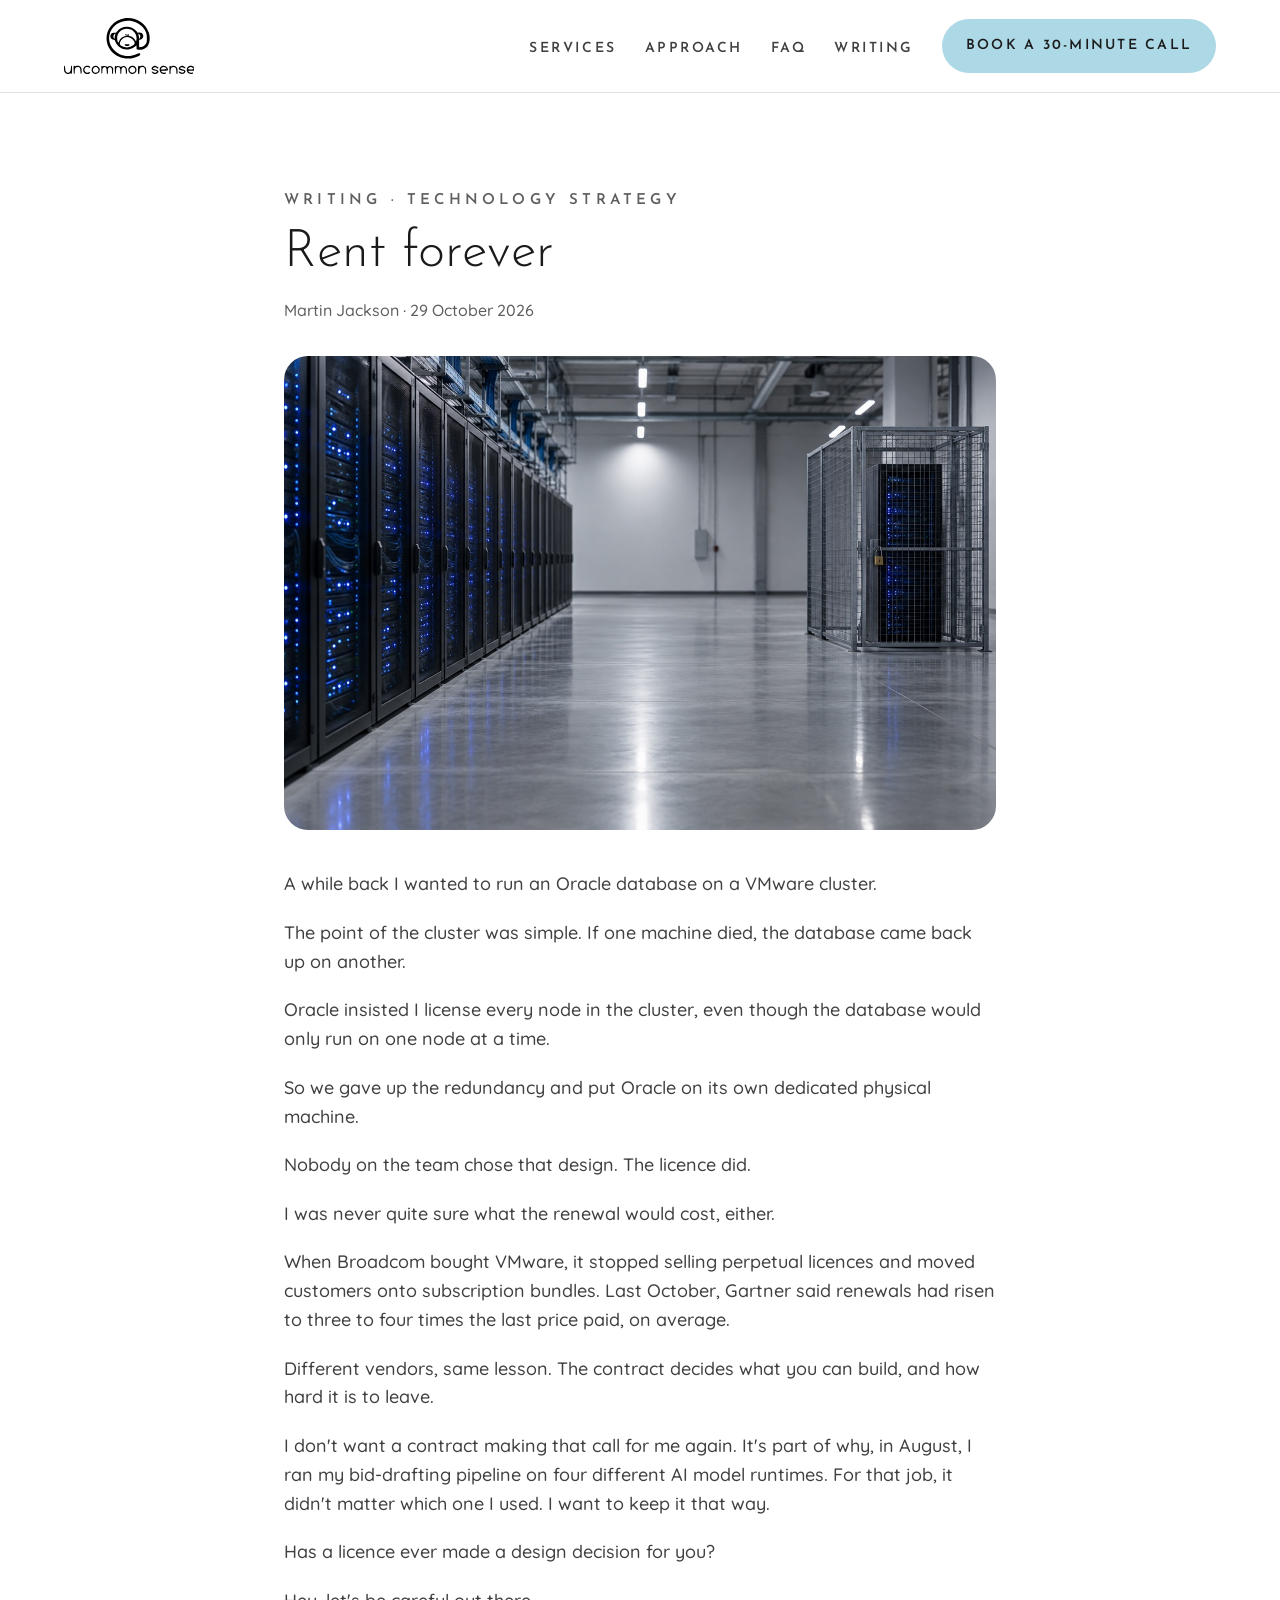
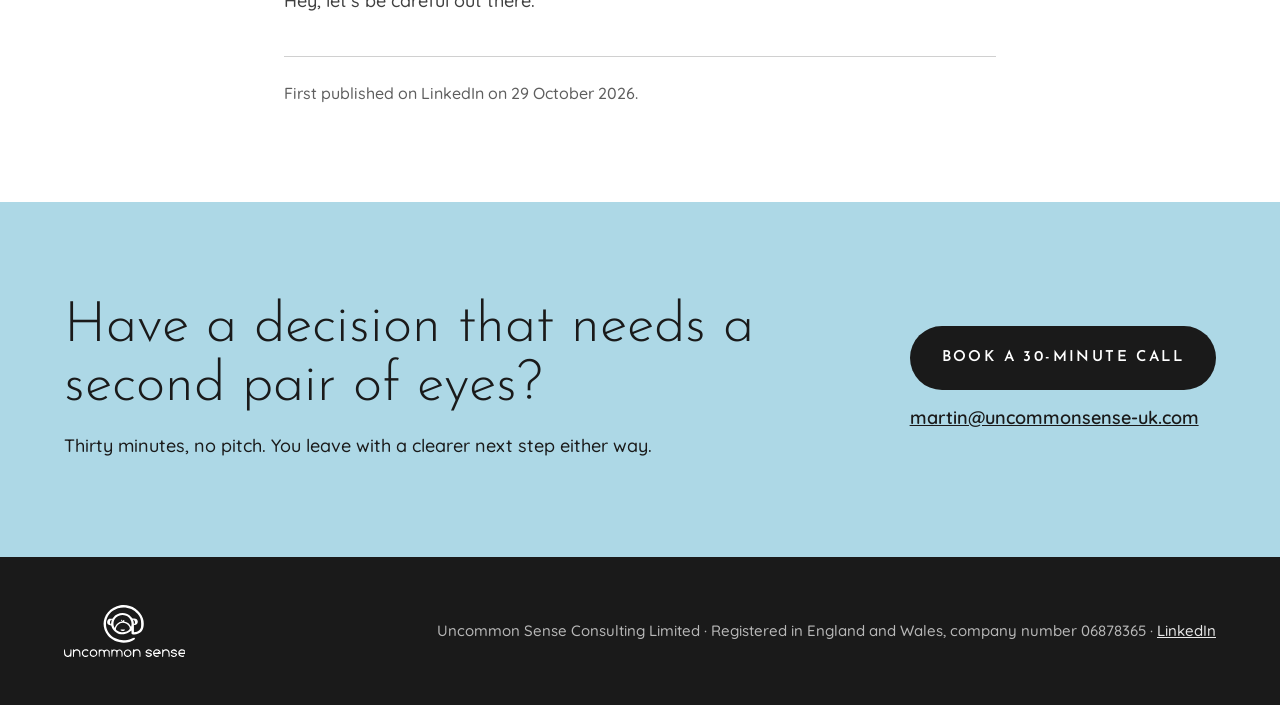
<file: writing/rent-forever/index.html>
<!doctype html>
<html lang="en-GB">
<head>
<meta charset="utf-8">
<meta name="viewport" content="width=device-width, initial-scale=1">
<title>Rent forever | Martin Jackson, Uncommon Sense</title>
<meta name="description" content="A while back I wanted to run an Oracle database on a VMware cluster. The point of the cluster was simple.">
<link rel="canonical" href="https://uncommonsense-uk.com/writing/rent-forever/">
<link rel="icon" href="/favicon.svg" type="image/svg+xml">
<meta name="theme-color" content="#1A1A1A">
<meta property="og:type" content="article">
<meta property="og:site_name" content="Uncommon Sense">
<meta property="og:title" content="Rent forever">
<meta property="og:description" content="A while back I wanted to run an Oracle database on a VMware cluster. The point of the cluster was simple.">
<meta property="og:url" content="https://uncommonsense-uk.com/writing/rent-forever/">
<meta property="og:image" content="https://uncommonsense-uk.com/assets/writing/rent-forever.jpg">
<meta property="og:locale" content="en_GB">
<meta name="twitter:card" content="summary_large_image">
<link rel="preconnect" href="https://fonts.googleapis.com">
<link rel="preconnect" href="https://fonts.gstatic.com" crossorigin>
<link rel="stylesheet" href="https://fonts.googleapis.com/css2?family=Josefin+Sans:wght@300;400;600;700&family=Quicksand:wght@400;500;600&display=swap">
<link rel="stylesheet" href="/styles.css">
<script type="application/ld+json">
{
  "@context": "https://schema.org",
  "@type": "BlogPosting",
  "headline": "Rent forever",
  "description": "A while back I wanted to run an Oracle database on a VMware cluster. The point of the cluster was simple.",
  "datePublished": "2026-10-29",
  "url": "https://uncommonsense-uk.com/writing/rent-forever/",
  "mainEntityOfPage": "https://uncommonsense-uk.com/writing/rent-forever/",
  "image": "https://uncommonsense-uk.com/assets/writing/rent-forever.jpg",
  "inLanguage": "en-GB",
  "author": {
    "@type": "Person",
    "@id": "https://uncommonsense-uk.com/#martin",
    "name": "Martin Jackson",
    "url": "https://uncommonsense-uk.com/"
  },
  "publisher": {
    "@id": "https://uncommonsense-uk.com/#business"
  },
  "keywords": "Technology strategy"
}
</script>
<!-- Cloudflare Web Analytics --><script type='module' src='https://static.cloudflareinsights.com/beacon.min.js' data-cf-beacon='{"token": "bb5d993453f34cdc9aaf4699ba7a2c94"}'></script><!-- End Cloudflare Web Analytics -->
</head>
<body>

<header class="site-header">
  <nav class="wrap nav" aria-label="Main">
    <a href="/"><img src="/assets/logo.svg" alt="Uncommon Sense home" width="130" height="56"></a>
    <ul>
      <li><a href="/#services">Services</a></li>
      <li><a href="/#approach">Approach</a></li>
      <li><a href="/#faq">FAQ</a></li>
      <li><a href="/writing/">Writing</a></li>
      <li><a class="btn btn-blue" href="https://calendly.com/martin-uncommonsense-uk/30min">Book a 30-minute call</a></li>
    </ul>
  </nav>
</header>

<main>

<article class="section white article">
  <div class="wrap article-wrap">
    <p class="eyebrow"><a href="/writing/">Writing</a> · Technology strategy</p>
    <h1>Rent forever</h1>
    <p class="byline">Martin Jackson · <time datetime="2026-10-29">29 October 2026</time></p>
    <figure class="article-hero"><img src="/assets/writing/rent-forever.jpg" alt="A server room with two rows of black racks glowing blue, running down the left side of a grey, empty hall, while one rack sits locked inside a metal cage on the right."></figure>
    <div class="article-body">
<p>A while back I wanted to run an Oracle database on a VMware cluster.</p>
<p>The point of the cluster was simple. If one machine died, the database came back up on another.</p>
<p>Oracle insisted I license every node in the cluster, even though the database would only run on one node at a time.</p>
<p>So we gave up the redundancy and put Oracle on its own dedicated physical machine.</p>
<p>Nobody on the team chose that design. The licence did.</p>
<p>I was never quite sure what the renewal would cost, either.</p>
<p>When Broadcom bought VMware, it stopped selling perpetual licences and moved customers onto subscription bundles. Last October, Gartner said renewals had risen to three to four times the last price paid, on average.</p>
<p>Different vendors, same lesson. The contract decides what you can build, and how hard it is to leave.</p>
<p>I don't want a contract making that call for me again. It's part of why, in August, I ran my bid-drafting pipeline on four different AI model runtimes. For that job, it didn't matter which one I used. I want to keep it that way.</p>
<p>Has a licence ever made a design decision for you?</p>
<p>Hey, let's be careful out there.</p>
    </div>
    <p class="origin">First published on LinkedIn on 29 October 2026.</p>
  </div>
</article>

<section class="section contact" aria-labelledby="contact-h">
  <div class="wrap">
    <div class="contact-copy">
      <h2 id="contact-h">Have a decision that needs a second pair of eyes?</h2>
      <p>Thirty minutes, no pitch. You leave with a clearer next step either way.</p>
    </div>
    <div class="contact-actions">
      <a class="btn btn-dark" href="https://calendly.com/martin-uncommonsense-uk/30min">Book a 30-minute call</a>
      <a href="mailto:martin@uncommonsense-uk.com">martin@uncommonsense-uk.com</a>
    </div>
  </div>
</section>

</main>

<footer class="site-footer">
  <div class="wrap">
    <img src="/assets/logo-white.svg" alt="Uncommon Sense" width="121" height="52">
    <p>Uncommon Sense Consulting Limited · Registered in England and Wales, company number 06878365 · <a href="https://www.linkedin.com/in/uncommonsense">LinkedIn</a></p>
  </div>
</footer>

</body>
</html>
</file>
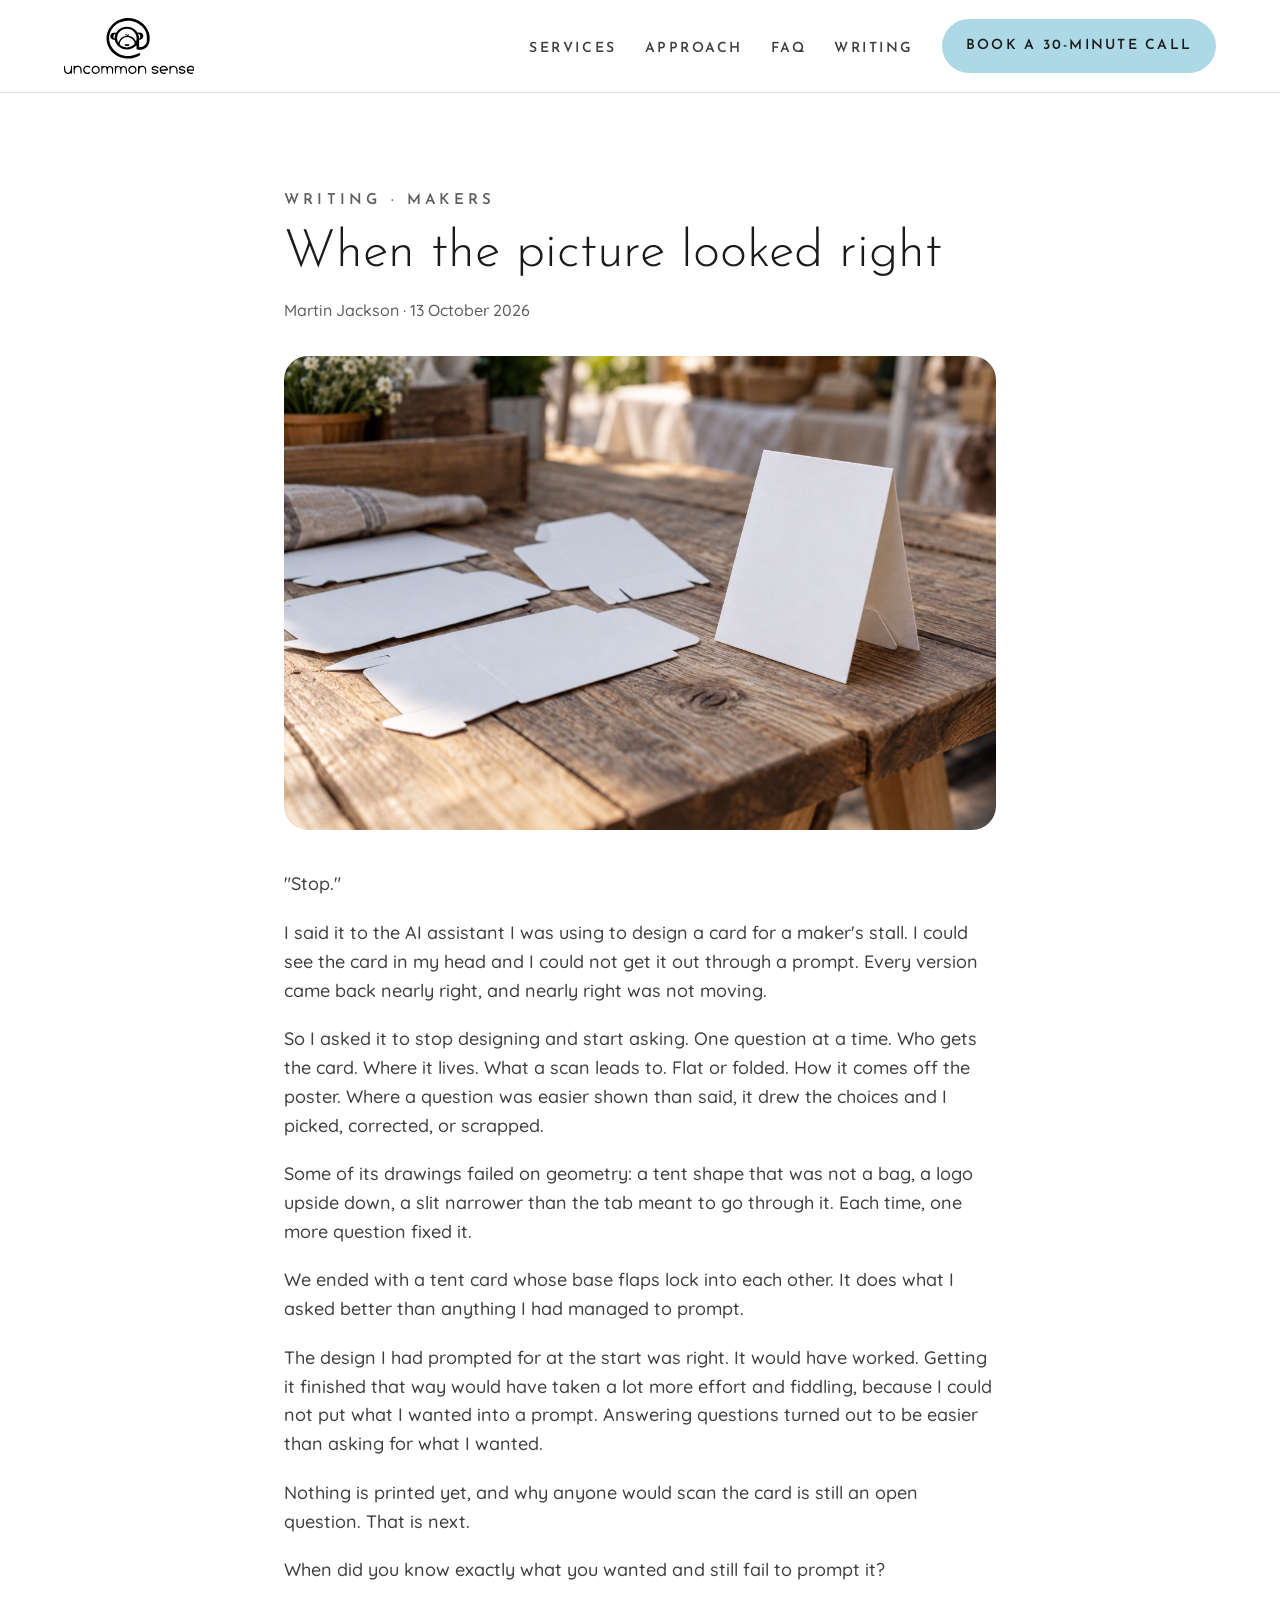
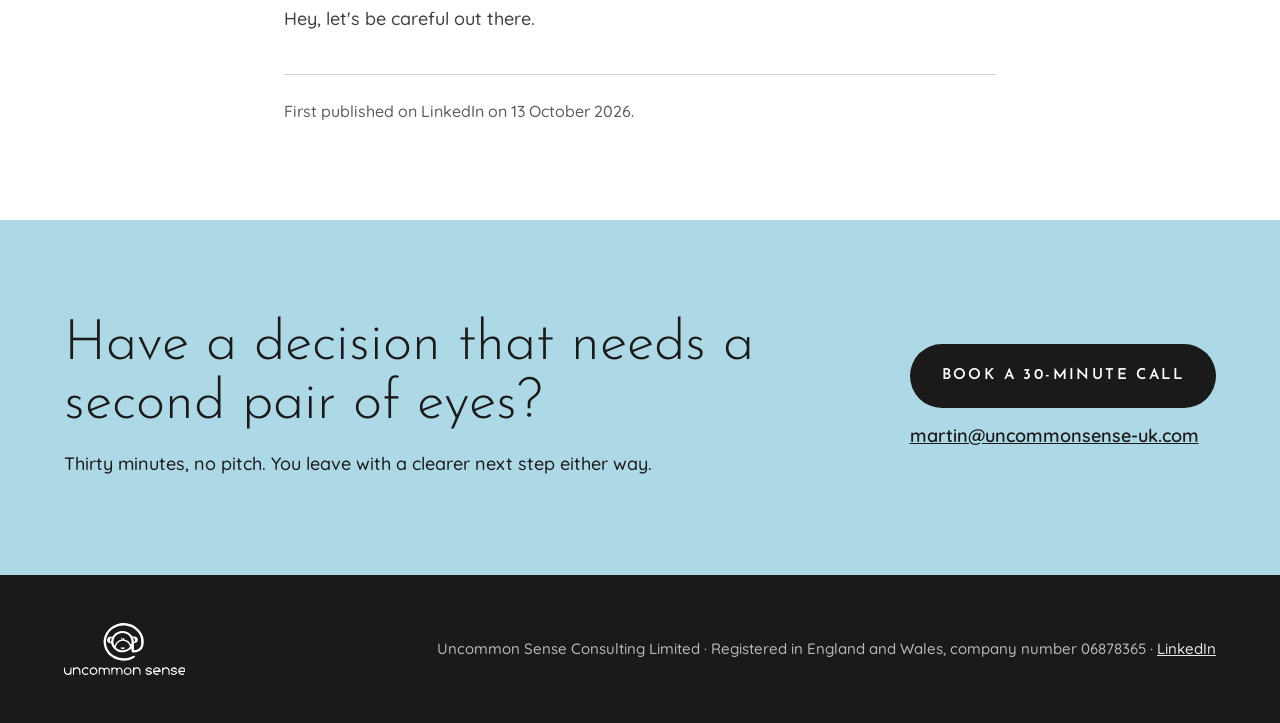
<file: writing/when-the-picture-looked-right/index.html>
<!doctype html>
<html lang="en-GB">
<head>
<meta charset="utf-8">
<meta name="viewport" content="width=device-width, initial-scale=1">
<title>When the picture looked right | Martin Jackson, Uncommon Sense</title>
<meta name="description" content="&quot;Stop.&quot; I said it to the AI assistant I was using to design a card for a maker&#x27;s stall.">
<link rel="canonical" href="https://uncommonsense-uk.com/writing/when-the-picture-looked-right/">
<link rel="icon" href="/favicon.svg" type="image/svg+xml">
<meta name="theme-color" content="#1A1A1A">
<meta property="og:type" content="article">
<meta property="og:site_name" content="Uncommon Sense">
<meta property="og:title" content="When the picture looked right">
<meta property="og:description" content="&quot;Stop.&quot; I said it to the AI assistant I was using to design a card for a maker&#x27;s stall.">
<meta property="og:url" content="https://uncommonsense-uk.com/writing/when-the-picture-looked-right/">
<meta property="og:image" content="https://uncommonsense-uk.com/assets/writing/when-the-picture-looked-right.jpg">
<meta property="og:locale" content="en_GB">
<meta name="twitter:card" content="summary_large_image">
<link rel="preconnect" href="https://fonts.googleapis.com">
<link rel="preconnect" href="https://fonts.gstatic.com" crossorigin>
<link rel="stylesheet" href="https://fonts.googleapis.com/css2?family=Josefin+Sans:wght@300;400;600;700&family=Quicksand:wght@400;500;600&display=swap">
<link rel="stylesheet" href="/styles.css">
<script type="application/ld+json">
{
  "@context": "https://schema.org",
  "@type": "BlogPosting",
  "headline": "When the picture looked right",
  "description": "\"Stop.\" I said it to the AI assistant I was using to design a card for a maker's stall.",
  "datePublished": "2026-10-13",
  "url": "https://uncommonsense-uk.com/writing/when-the-picture-looked-right/",
  "mainEntityOfPage": "https://uncommonsense-uk.com/writing/when-the-picture-looked-right/",
  "image": "https://uncommonsense-uk.com/assets/writing/when-the-picture-looked-right.jpg",
  "inLanguage": "en-GB",
  "author": {
    "@type": "Person",
    "@id": "https://uncommonsense-uk.com/#martin",
    "name": "Martin Jackson",
    "url": "https://uncommonsense-uk.com/"
  },
  "publisher": {
    "@id": "https://uncommonsense-uk.com/#business"
  },
  "keywords": "Makers"
}
</script>
<!-- Cloudflare Web Analytics --><script type='module' src='https://static.cloudflareinsights.com/beacon.min.js' data-cf-beacon='{"token": "bb5d993453f34cdc9aaf4699ba7a2c94"}'></script><!-- End Cloudflare Web Analytics -->
</head>
<body>

<header class="site-header">
  <nav class="wrap nav" aria-label="Main">
    <a href="/"><img src="/assets/logo.svg" alt="Uncommon Sense home" width="130" height="56"></a>
    <ul>
      <li><a href="/#services">Services</a></li>
      <li><a href="/#approach">Approach</a></li>
      <li><a href="/#faq">FAQ</a></li>
      <li><a href="/writing/">Writing</a></li>
      <li><a class="btn btn-blue" href="https://calendly.com/martin-uncommonsense-uk/30min">Book a 30-minute call</a></li>
    </ul>
  </nav>
</header>

<main>

<article class="section white article">
  <div class="wrap article-wrap">
    <p class="eyebrow"><a href="/writing/">Writing</a> · Makers</p>
    <h1>When the picture looked right</h1>
    <p class="byline">Martin Jackson · <time datetime="2026-10-13">13 October 2026</time></p>
    <figure class="article-hero"><img src="/assets/writing/when-the-picture-looked-right.jpg" alt="A small blank white card folded into a tent shape standing upright on a wooden market table, with several flat unfolded card shapes lying beside it."></figure>
    <div class="article-body">
<p>"Stop."</p>
<p>I said it to the AI assistant I was using to design a card for a maker's stall. I could see the card in my head and I could not get it out through a prompt. Every version came back nearly right, and nearly right was not moving.</p>
<p>So I asked it to stop designing and start asking. One question at a time. Who gets the card. Where it lives. What a scan leads to. Flat or folded. How it comes off the poster. Where a question was easier shown than said, it drew the choices and I picked, corrected, or scrapped.</p>
<p>Some of its drawings failed on geometry: a tent shape that was not a bag, a logo upside down, a slit narrower than the tab meant to go through it. Each time, one more question fixed it.</p>
<p>We ended with a tent card whose base flaps lock into each other. It does what I asked better than anything I had managed to prompt.</p>
<p>The design I had prompted for at the start was right. It would have worked. Getting it finished that way would have taken a lot more effort and fiddling, because I could not put what I wanted into a prompt. Answering questions turned out to be easier than asking for what I wanted.</p>
<p>Nothing is printed yet, and why anyone would scan the card is still an open question. That is next.</p>
<p>When did you know exactly what you wanted and still fail to prompt it?</p>
<p>Hey, let's be careful out there.</p>
    </div>
    <p class="origin">First published on LinkedIn on 13 October 2026.</p>
  </div>
</article>

<section class="section contact" aria-labelledby="contact-h">
  <div class="wrap">
    <div class="contact-copy">
      <h2 id="contact-h">Have a decision that needs a second pair of eyes?</h2>
      <p>Thirty minutes, no pitch. You leave with a clearer next step either way.</p>
    </div>
    <div class="contact-actions">
      <a class="btn btn-dark" href="https://calendly.com/martin-uncommonsense-uk/30min">Book a 30-minute call</a>
      <a href="mailto:martin@uncommonsense-uk.com">martin@uncommonsense-uk.com</a>
    </div>
  </div>
</section>

</main>

<footer class="site-footer">
  <div class="wrap">
    <img src="/assets/logo-white.svg" alt="Uncommon Sense" width="121" height="52">
    <p>Uncommon Sense Consulting Limited · Registered in England and Wales, company number 06878365 · <a href="https://www.linkedin.com/in/uncommonsense">LinkedIn</a></p>
  </div>
</footer>

</body>
</html>
</file>
<file: styles.css>
/* Uncommon Sense brand tokens. Logo Blue is sampled from the logo file. */
:root {
  --ink: #1A1A1A;
  --text: #404040;
  --muted: #5E5E5E;
  --paper: #F0F0F0;
  --paper-2: #E8E8E8;
  --white: #FFFFFF;
  --blue: #ADD8E6;       /* fills and highlights only, never text on white */
  --blue-deep: #2B6A80;  /* links and small accents, 5.9:1 on white */
  --on-dark: #E8E8E8;
  --on-dark-muted: #B8B8B8;
  --font-display: 'Josefin Sans', sans-serif;
  --font-body: 'Quicksand', system-ui, sans-serif;
  --radius-card: 24px;
  --radius-pill: 999px;
  --wrap: 1200px;
}

*, *::before, *::after { box-sizing: border-box; }
html { scroll-behavior: smooth; }
body {
  margin: 0;
  background: var(--paper);
  color: var(--text);
  font-family: var(--font-body);
  font-size: 18px;
  font-weight: 500;
  line-height: 1.6;
}
img { max-width: 100%; display: block; }
a { color: var(--blue-deep); }
a:hover { color: var(--ink); }
h1, h2, h3 { font-family: var(--font-display); color: var(--ink); margin: 0; }
p { margin: 0; }
:focus-visible { outline: 3px solid var(--blue-deep); outline-offset: 3px; }

.wrap { max-width: var(--wrap); margin: 0 auto; padding: 0 24px; }
.section { padding: 96px 0; }
.white { background: var(--white); }
.grey { background: var(--paper-2); }
.dark { background: var(--ink); color: var(--on-dark); }
.dark h2, .dark h3 { color: var(--white); }

.eyebrow {
  font-family: var(--font-display);
  font-size: 15px;
  font-weight: 600;
  letter-spacing: 0.28em;
  text-transform: uppercase;
  color: var(--muted);
  margin-bottom: 32px;
}
.h2 { font-weight: 300; font-size: clamp(36px, 5vw, 48px); line-height: 1.1; }

/* Buttons */
.btn {
  display: inline-block;
  font-family: var(--font-display);
  font-weight: 600;
  font-size: 15px;
  letter-spacing: 0.16em;
  text-transform: uppercase;
  text-decoration: none;
  padding: 18px 30px;
  border-radius: var(--radius-pill);
  border: 2px solid transparent;
  text-align: center;
}
.contact-actions .btn, .services-cta .btn { white-space: nowrap; }
.btn-dark { background: var(--ink); color: var(--white); }
.btn-dark:hover { background: #333; color: var(--white); }
.btn-blue { background: var(--blue); color: var(--ink); }
.btn-blue:hover { background: #C4E3ED; color: var(--ink); }
.btn-outline { border-color: var(--ink); color: var(--ink); padding: 16px 28px; }
.btn-outline:hover { background: var(--ink); color: var(--white); }

/* Header */
.site-header { background: var(--white); border-bottom: 1px solid #E0E0E0; }
.nav { display: flex; flex-wrap: wrap; align-items: center; justify-content: space-between; gap: 16px; padding-top: 18px; padding-bottom: 18px; }
.nav img { height: 56px; width: auto; }
.nav ul { display: flex; flex-wrap: wrap; align-items: center; gap: 28px; list-style: none; margin: 0; padding: 0; }
.nav ul a:not(.btn) {
  font-family: var(--font-display); font-size: 14px; font-weight: 600;
  letter-spacing: 0.18em; text-transform: uppercase; color: var(--text);
  text-decoration: none; padding: 12px 0;
}
.nav .btn { font-size: 14px; padding: 14px 22px; }

/* Hero */
.hero { display: flex; flex-wrap: wrap; align-items: center; gap: 64px; padding: 96px 24px 112px; }
.hero-copy { flex: 999 1 560px; min-width: 0; display: flex; flex-direction: column; gap: 28px; }
.hero .eyebrow { color: var(--blue-deep); margin: 0; }
.hero h1 { font-weight: 300; font-size: clamp(40px, 6vw, 64px); line-height: 1.08; letter-spacing: -0.01em; }
.hero h1 strong { font-weight: 700; background: linear-gradient(transparent 62%, var(--blue) 62%); }
.lead { font-size: 21px; max-width: 34ch; }
.actions { display: flex; flex-wrap: wrap; gap: 16px; padding-top: 8px; }
.hero-photo { flex: 1 1 300px; display: flex; justify-content: center; }
.photo { position: relative; width: 380px; max-width: 90%; }
.photo::before { content: ""; position: absolute; inset: -18px -18px 18px 18px; border-radius: 50%; background: var(--blue); }
.photo-clip { position: relative; aspect-ratio: 1; border-radius: 50%; overflow: hidden; background: var(--white); }
/* ponytail: scale crops the dark corners baked into the source photo; swap for an uncropped photo when there is one */
.photo-clip img { width: 100%; height: 100%; object-fit: cover; transform: scale(1.1); }

/* Cards and grids */
.grid { display: grid; grid-template-columns: repeat(auto-fit, minmax(280px, 1fr)); gap: 24px; }
.card { background: var(--white); border-radius: var(--radius-card); padding: 36px; display: flex; flex-direction: column; gap: 12px; }
.card h3 { font-weight: 600; font-size: 28px; }

/* Services */
.services-head { display: flex; flex-wrap: wrap; justify-content: space-between; align-items: end; gap: 24px; margin-bottom: 48px; }
.services-head img { height: 88px; width: auto; }
.services { display: grid; grid-template-columns: repeat(auto-fit, minmax(300px, 1fr)); gap: 1px; background: #3A3A3A; border: 1px solid #3A3A3A; border-radius: var(--radius-card); overflow: hidden; }
.service { background: var(--ink); padding: 40px; display: flex; flex-direction: column; gap: 16px; }
.service .num { font-family: var(--font-display); font-size: 14px; letter-spacing: 0.24em; color: var(--blue); }
.service h3 { font-weight: 600; font-size: 26px; }
.services-cta { display: flex; flex-wrap: wrap; align-items: center; justify-content: space-between; gap: 20px; margin-top: 24px; padding: 28px 32px; border-radius: var(--radius-card); background: #262626; }
.services-cta p { color: var(--white); font-size: 20px; }

/* Approach */
.approach { display: flex; flex-wrap: wrap; gap: 64px; }
.approach-intro { flex: 1 1 320px; display: flex; flex-direction: column; gap: 20px; }
.principles { flex: 999 1 560px; min-width: 0; margin: 0; padding: 0; list-style: none; counter-reset: p; }
.principles li { display: flex; gap: 28px; padding: 28px 0; border-top: 1px solid #D0D0D0; counter-increment: p; }
.principles li:last-child { border-bottom: 1px solid #D0D0D0; }
.principles li::before { content: counter(p); font-family: var(--font-display); font-weight: 700; font-size: 22px; color: var(--blue-deep); min-width: 40px; }
.principles h3 { font-weight: 600; font-size: 24px; margin-bottom: 6px; }

/* Quotes */
.quote { margin: 0; justify-content: space-between; gap: 24px; }
.quote blockquote { margin: 0; font-size: 20px; line-height: 1.5; color: var(--ink); }
.quote figcaption strong { display: block; font-family: var(--font-display); font-size: 17px; color: var(--ink); }
.quote figcaption span { font-size: 15px; color: var(--muted); }

/* FAQ */
.faq { display: flex; flex-direction: column; gap: 0; margin-top: 8px; }
.faq details { border-top: 1px solid #D0D0D0; padding: 24px 0; }
.faq details:last-child { border-bottom: 1px solid #D0D0D0; }
.faq summary { cursor: pointer; font-family: var(--font-display); font-weight: 600; font-size: 22px; color: var(--ink); list-style-position: outside; }
.faq details p { margin-top: 12px; max-width: 70ch; }

/* Writing */
.writing-head { display: flex; flex-wrap: wrap; justify-content: space-between; align-items: baseline; gap: 16px; margin-bottom: 40px; }
.writing-head a { font-family: var(--font-display); font-weight: 600; font-size: 14px; letter-spacing: 0.18em; text-transform: uppercase; }
.post { text-decoration: none; color: var(--text); background: var(--white); border-radius: var(--radius-card); padding: 32px; display: flex; flex-direction: column; gap: 12px; }
.post:hover { background: var(--paper-2); color: var(--text); }
.post .tag { font-family: var(--font-display); font-size: 13px; font-weight: 600; letter-spacing: 0.22em; text-transform: uppercase; color: var(--muted); }
.post .title { font-family: var(--font-display); font-weight: 600; font-size: 26px; line-height: 1.2; color: var(--ink); }

/* Contact */
.contact { background: var(--blue); color: var(--ink); }
.contact .wrap { display: flex; flex-wrap: wrap; align-items: center; justify-content: space-between; gap: 40px; }
.contact-copy { flex: 999 1 520px; min-width: 0; display: flex; flex-direction: column; gap: 16px; }
.contact h2 { font-weight: 300; font-size: clamp(36px, 5vw, 56px); line-height: 1.05; }
.contact-actions { flex: 1 1 280px; display: flex; flex-direction: column; gap: 14px; align-items: flex-start; }
.contact-actions a:not(.btn) { color: var(--ink); font-weight: 600; }

/* Footer */
.site-footer { background: var(--ink); color: var(--on-dark-muted); font-size: 15px; }
.site-footer .wrap { display: flex; flex-wrap: wrap; align-items: center; justify-content: space-between; gap: 24px; padding-top: 48px; padding-bottom: 48px; }
.site-footer img { height: 52px; width: auto; }
.site-footer a { color: var(--on-dark); }

@media (prefers-reduced-motion: reduce) { html { scroll-behavior: auto; } }

/* Writing pages (built by build.py) */
.article-wrap { max-width: 760px; }
.article .eyebrow a, .article-wrap > .eyebrow a { color: inherit; text-decoration: none; }
.article h1, .article-wrap > h1 { font-weight: 300; font-size: clamp(34px, 5vw, 52px); line-height: 1.1; margin: 12px 0 16px; }
.byline { color: var(--muted); font-size: 16px; margin-bottom: 32px; }
.article-hero { margin: 0 0 40px; }
.article-hero img { width: 100%; height: auto; border-radius: var(--radius-card); }
.article-body p, .article-body ul { margin: 0 0 1.1em; }
.article-body ul { padding-left: 1.2em; }
.article-body a { overflow-wrap: anywhere; }
.origin { margin-top: 40px; padding-top: 24px; border-top: 1px solid #D0D0D0; color: var(--muted); font-size: 16px; }
.article-wrap .lead { max-width: none; margin-bottom: 40px; }
.writing-list { list-style: none; margin: 0; padding: 0; }
.writing-list li { padding: 28px 0; border-top: 1px solid #D0D0D0; display: flex; flex-direction: column; gap: 6px; }
.writing-list li:last-child { border-bottom: 1px solid #D0D0D0; }
.writing-list a { font-family: var(--font-display); font-weight: 600; font-size: 26px; line-height: 1.2; color: var(--ink); text-decoration: none; }
.writing-list a:hover { color: var(--blue-deep); }
.writing-list span { font-family: var(--font-display); font-size: 13px; font-weight: 600; letter-spacing: 0.22em; text-transform: uppercase; color: var(--muted); }
.article-wrap > .eyebrow { margin-bottom: 0; }
</file>
